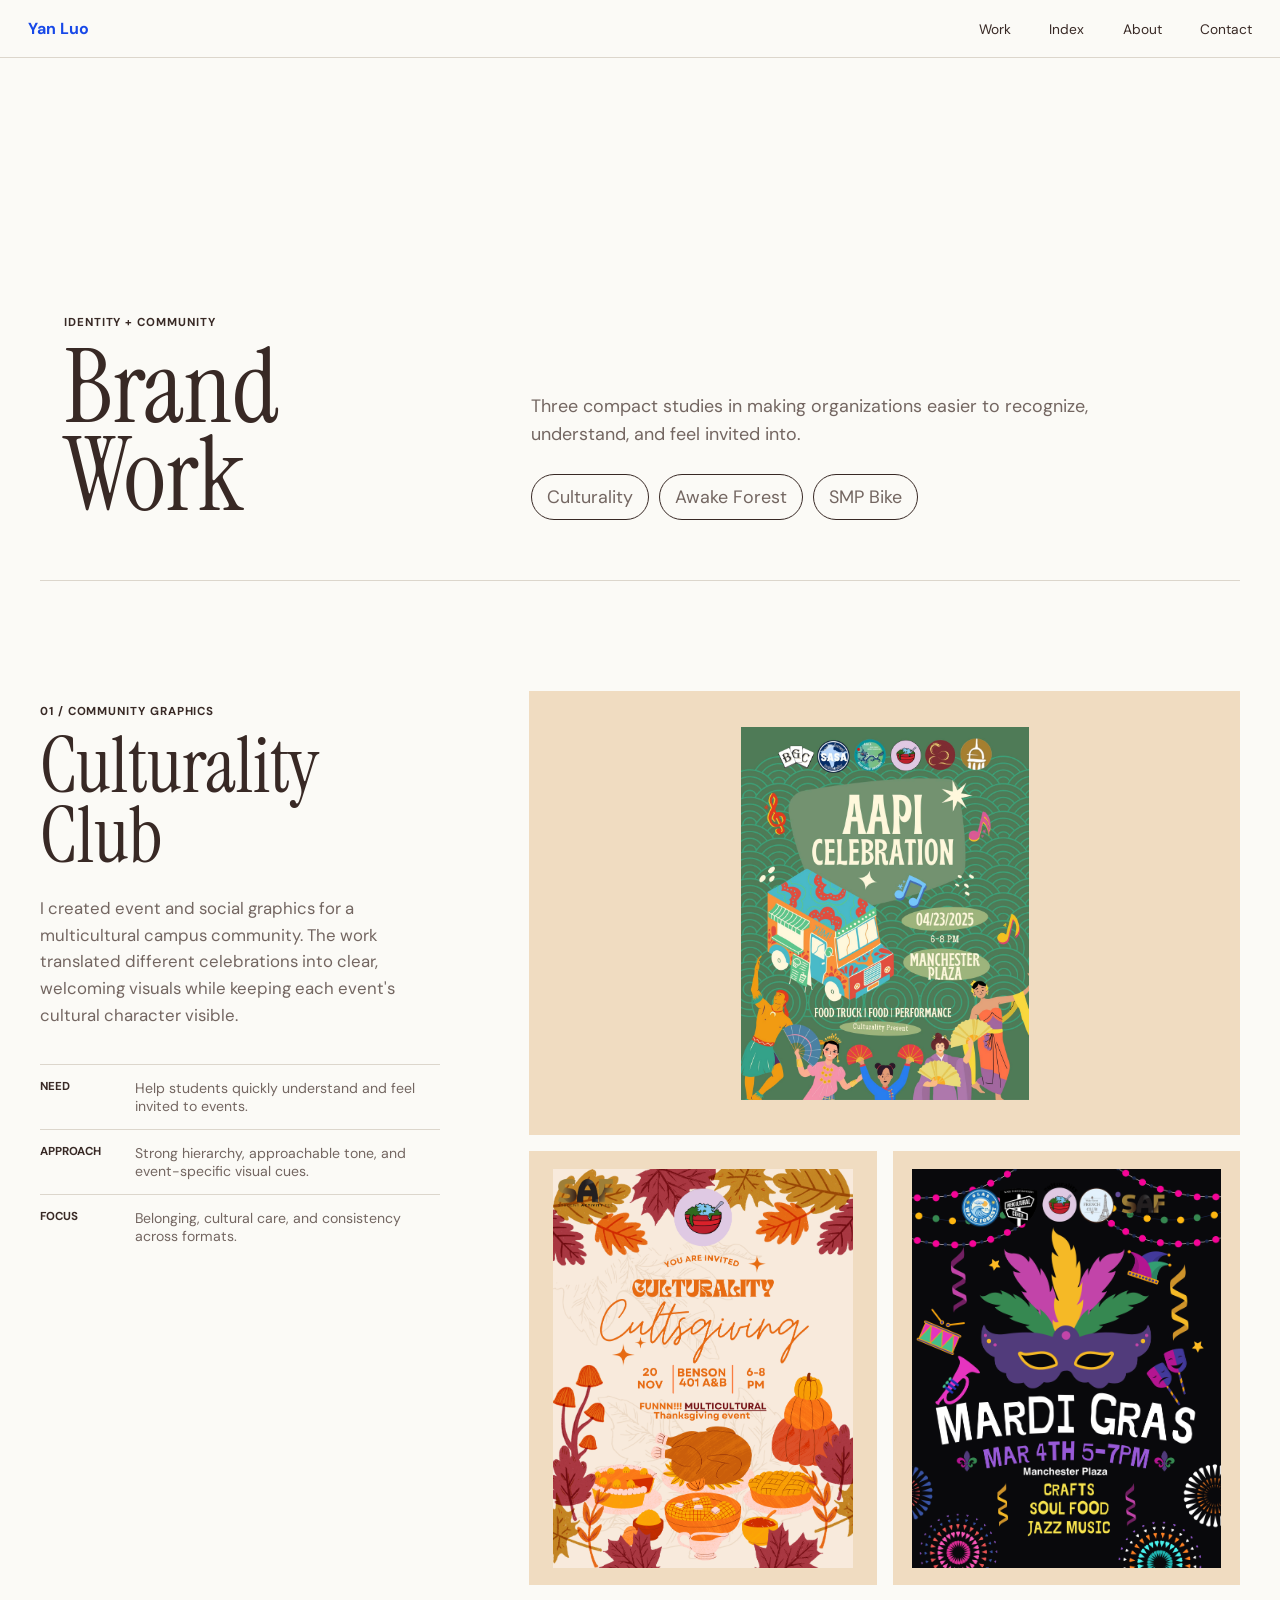
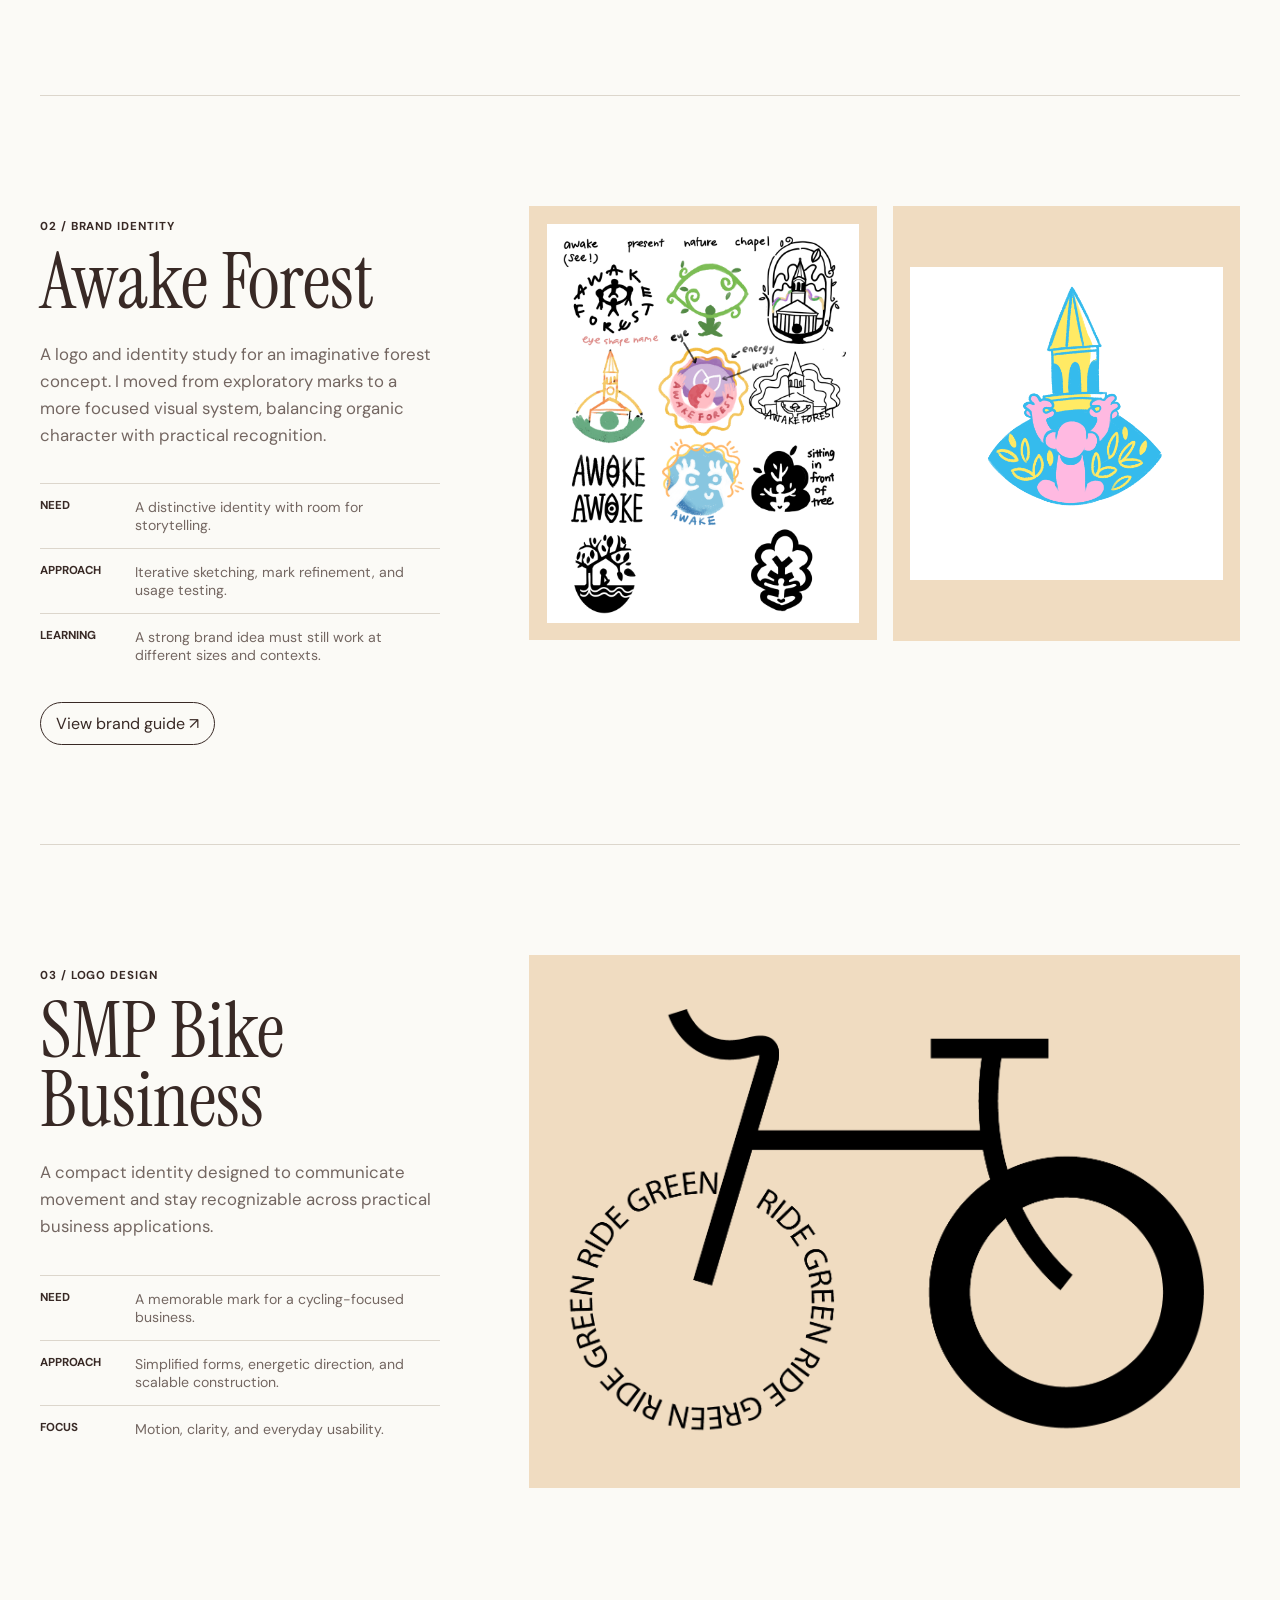
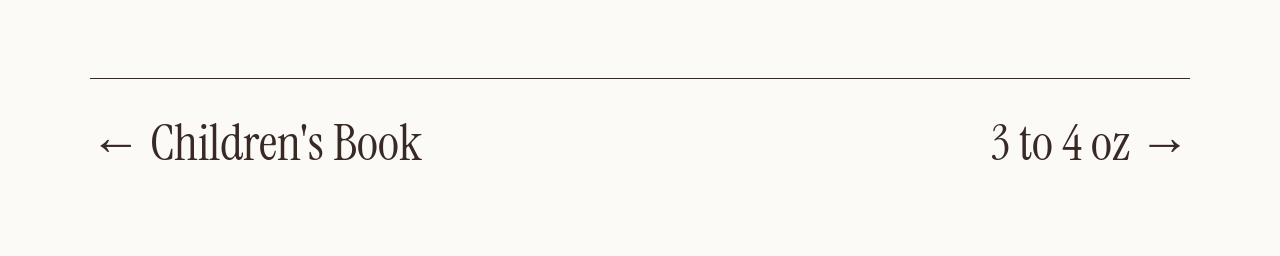
<file: brand-work.html>
<!DOCTYPE html><html lang="en"><head><meta charset="UTF-8"><meta name="viewport" content="width=device-width,initial-scale=1"><title>Brand & Community Graphics | Yan Creative Space</title><link rel="preconnect" href="https://fonts.googleapis.com"><link rel="preconnect" href="https://fonts.gstatic.com" crossorigin><link href="https://fonts.googleapis.com/css2?family=DM+Sans:wght@400;500;600;700&family=Instrument+Serif:ital@0;1&display=swap" rel="stylesheet"><link rel="stylesheet" href="styles.css"></head><body><header class="site-header"><a class="brand" href="index.html">Yan Luo</a><nav><a href="index.html#work">Work</a><a href="index.html#index">Index</a><a href="index.html#about">About</a><a href="index.html#contact">Contact</a></nav></header><main class="detail-main"><section class="detail-hero brand-hero"><div><p class="project-kicker">Identity + community</p><h1>Brand Work</h1></div><div class="detail-intro"><p>Three compact studies in making organizations easier to recognize, understand, and feel invited into.</p><div class="issue-links"><a class="detail-link" href="#culturality">Culturality</a><a class="detail-link" href="#awake">Awake Forest</a><a class="detail-link" href="#smp">SMP Bike</a></div></div></section>
<section id="culturality" class="brand-case"><div class="brand-copy"><p class="project-kicker">01 / Community graphics</p><h2>Culturality Club</h2><p>I created event and social graphics for a multicultural campus community. The work translated different celebrations into clear, welcoming visuals while keeping each event's cultural character visible.</p><dl><div><dt>Need</dt><dd>Help students quickly understand and feel invited to events.</dd></div><div><dt>Approach</dt><dd>Strong hierarchy, approachable tone, and event-specific visual cues.</dd></div><div><dt>Focus</dt><dd>Belonging, cultural care, and consistency across formats.</dd></div></dl></div><div class="brand-gallery"><img src="assets/web/culturality-aapi.jpg" alt="Culturality AAPI graphic"><img src="assets/web/culturality-cultsgiving.png" alt="Culturality Cultsgiving graphic"><img src="assets/web/culturality-mardi-gras.png" alt="Culturality Mardi Gras graphic"></div></section>
<section id="awake" class="brand-case"><div class="brand-copy"><p class="project-kicker">02 / Brand identity</p><h2>Awake Forest</h2><p>A logo and identity study for an imaginative forest concept. I moved from exploratory marks to a more focused visual system, balancing organic character with practical recognition.</p><dl><div><dt>Need</dt><dd>A distinctive identity with room for storytelling.</dd></div><div><dt>Approach</dt><dd>Iterative sketching, mark refinement, and usage testing.</dd></div><div><dt>Learning</dt><dd>A strong brand idea must still work at different sizes and contexts.</dd></div></dl><a class="detail-link" href="assets/web/awake-brand-guidelines.pdf" target="_blank">View brand guide &nearr;</a></div><div class="brand-gallery two"><img src="assets/web/awake-logo-draft.png" alt="Awake Forest logo draft"><img src="assets/web/awake-logo-final.png" alt="Awake Forest final logo"></div></section>
<section id="smp" class="brand-case"><div class="brand-copy"><p class="project-kicker">03 / Logo design</p><h2>SMP Bike Business</h2><p>A compact identity designed to communicate movement and stay recognizable across practical business applications.</p><dl><div><dt>Need</dt><dd>A memorable mark for a cycling-focused business.</dd></div><div><dt>Approach</dt><dd>Simplified forms, energetic direction, and scalable construction.</dd></div><div><dt>Focus</dt><dd>Motion, clarity, and everyday usability.</dd></div></dl></div><div class="brand-gallery single"><img src="assets/web/smp-bike-logo.png" alt="SMP bike business logo"></div></section><nav class="project-next"><a href="childrens-book.html">&larr; Children's Book</a><a href="project-3to4.html">3 to 4 oz &rarr;</a></nav></main><script src="script.js"></script></body></html>
</file>
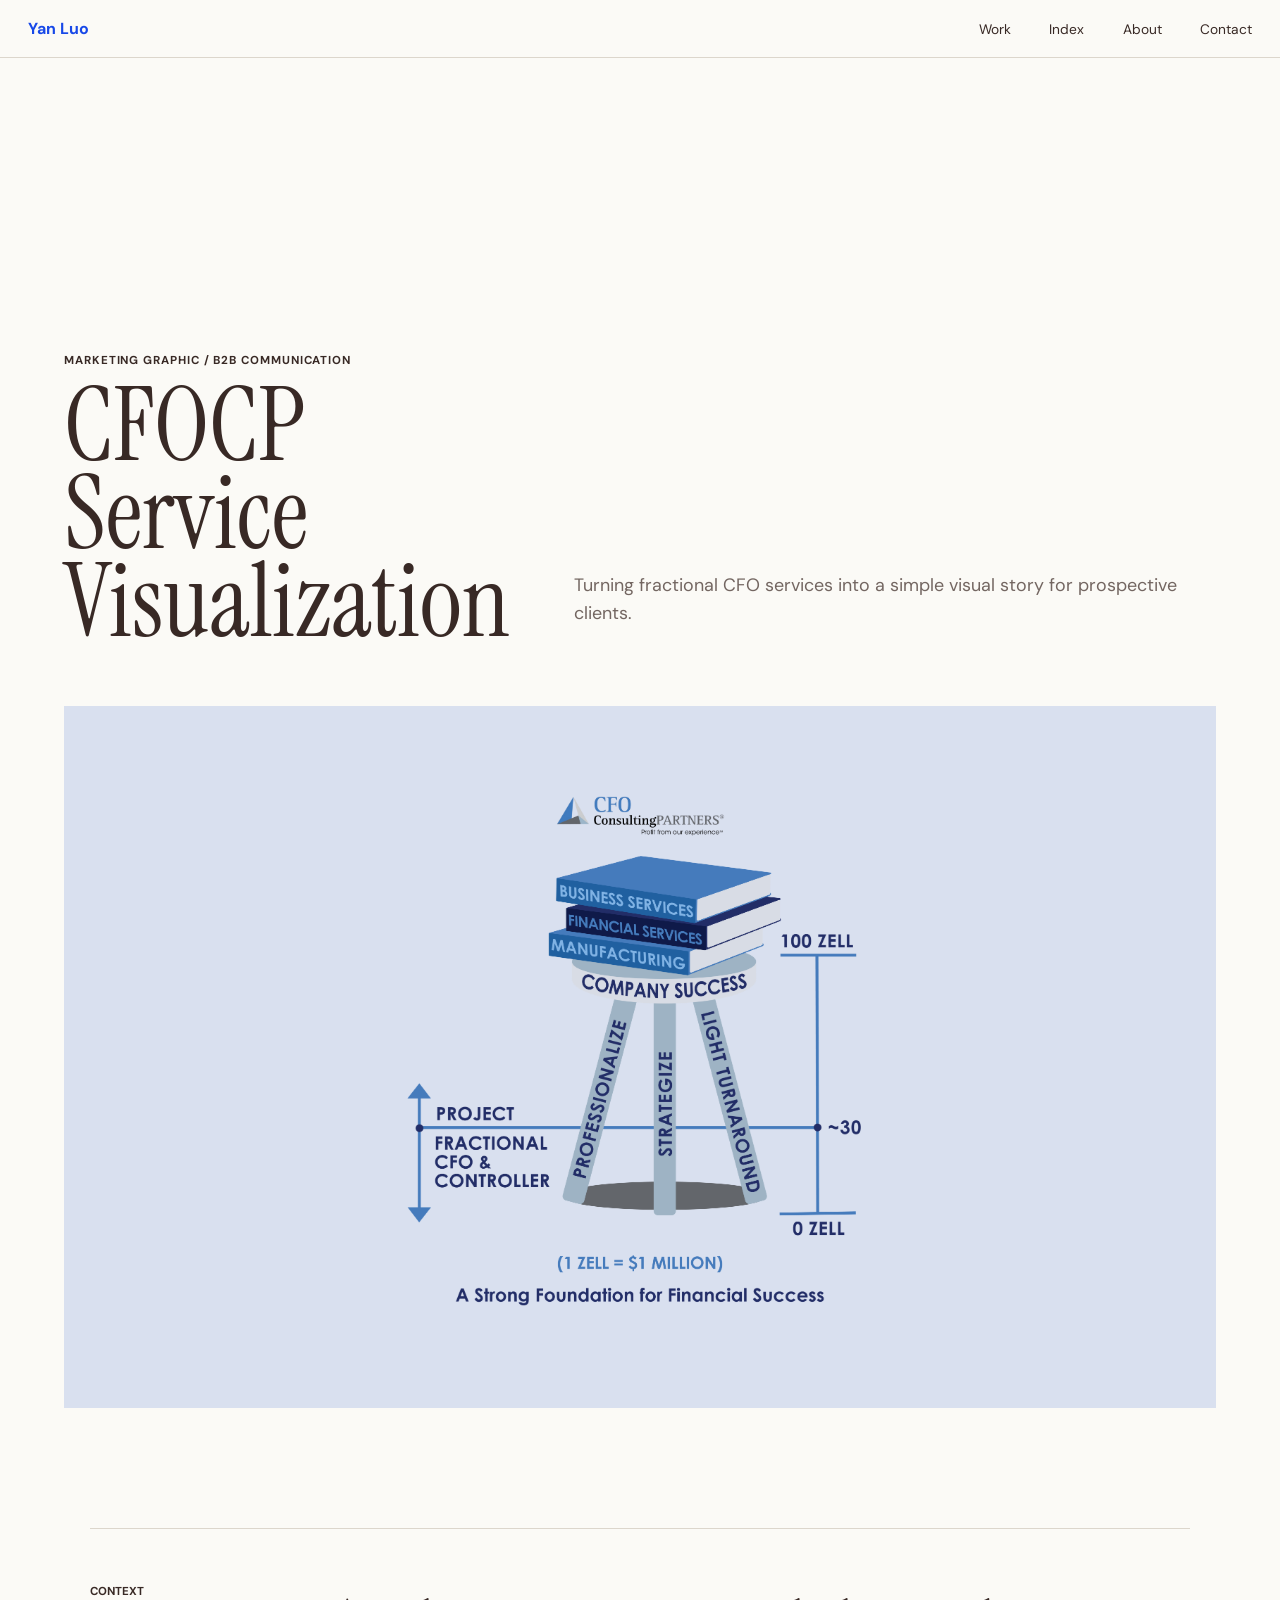
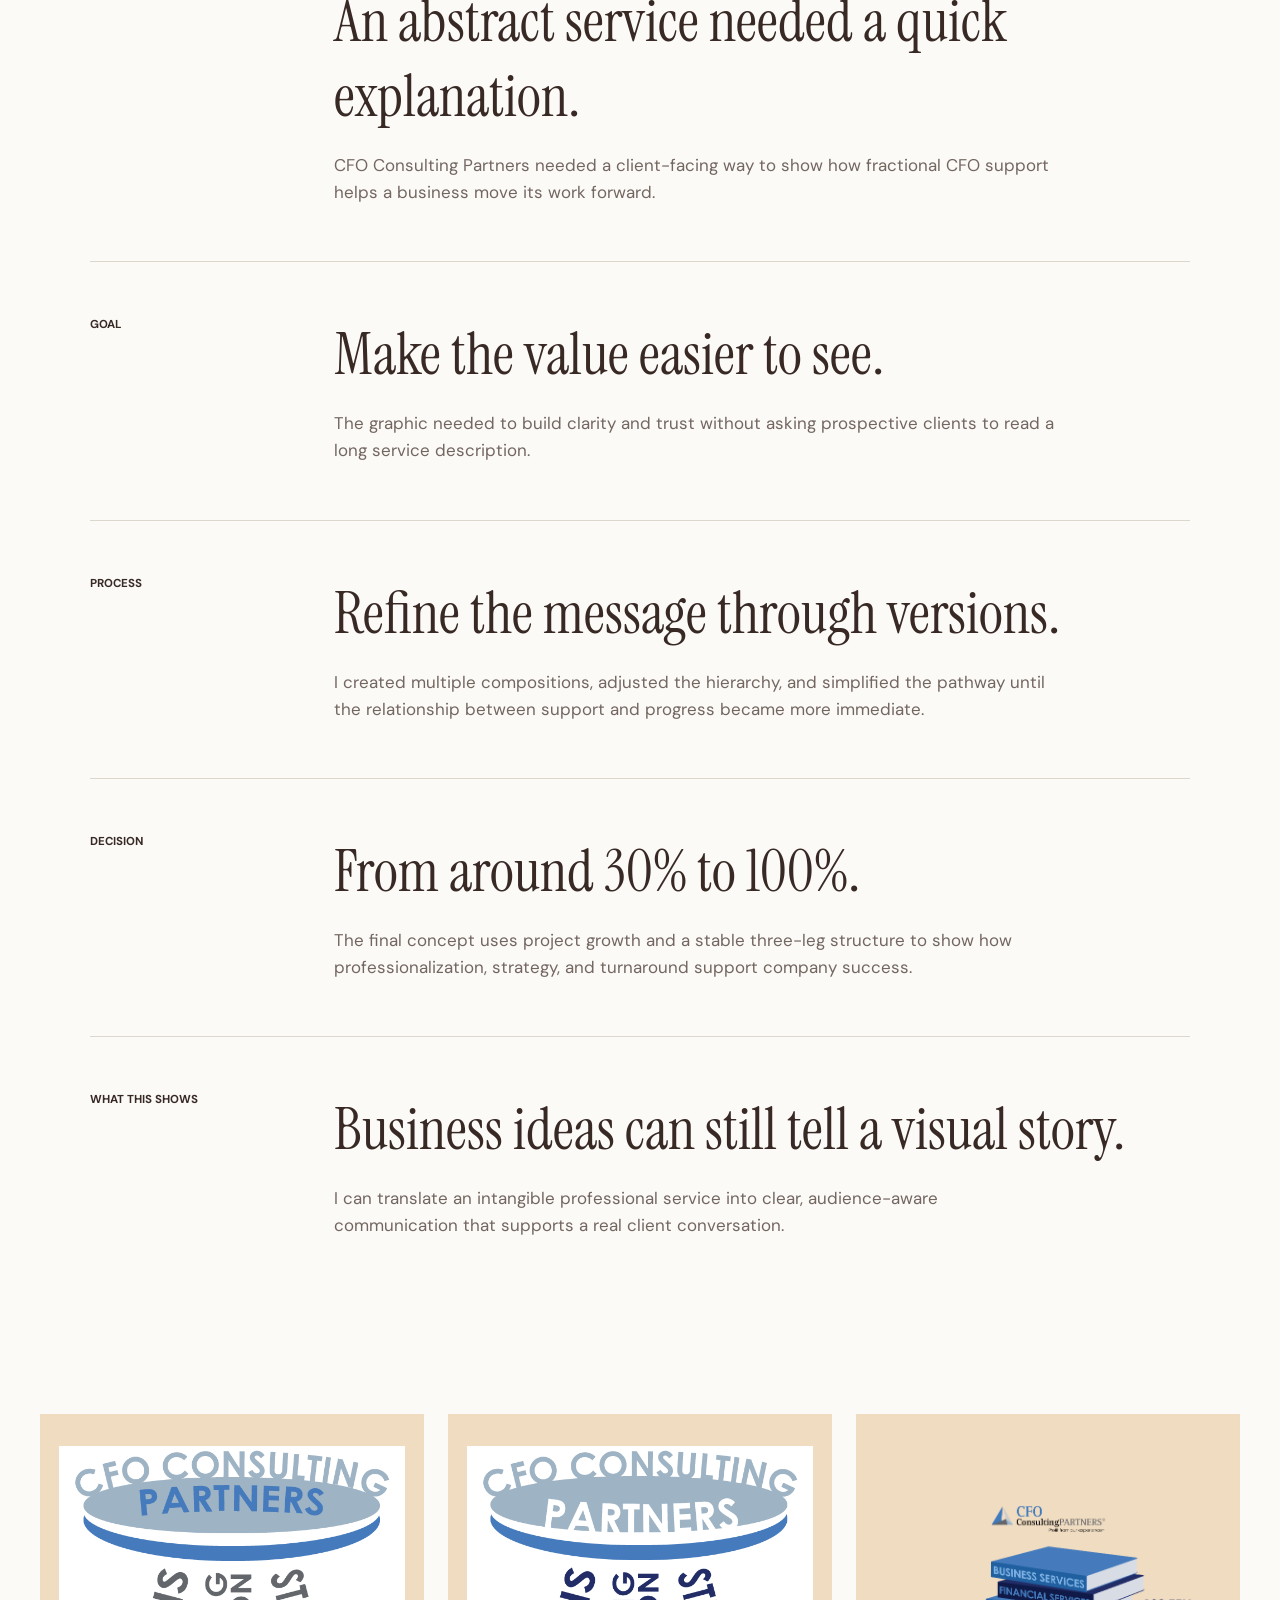
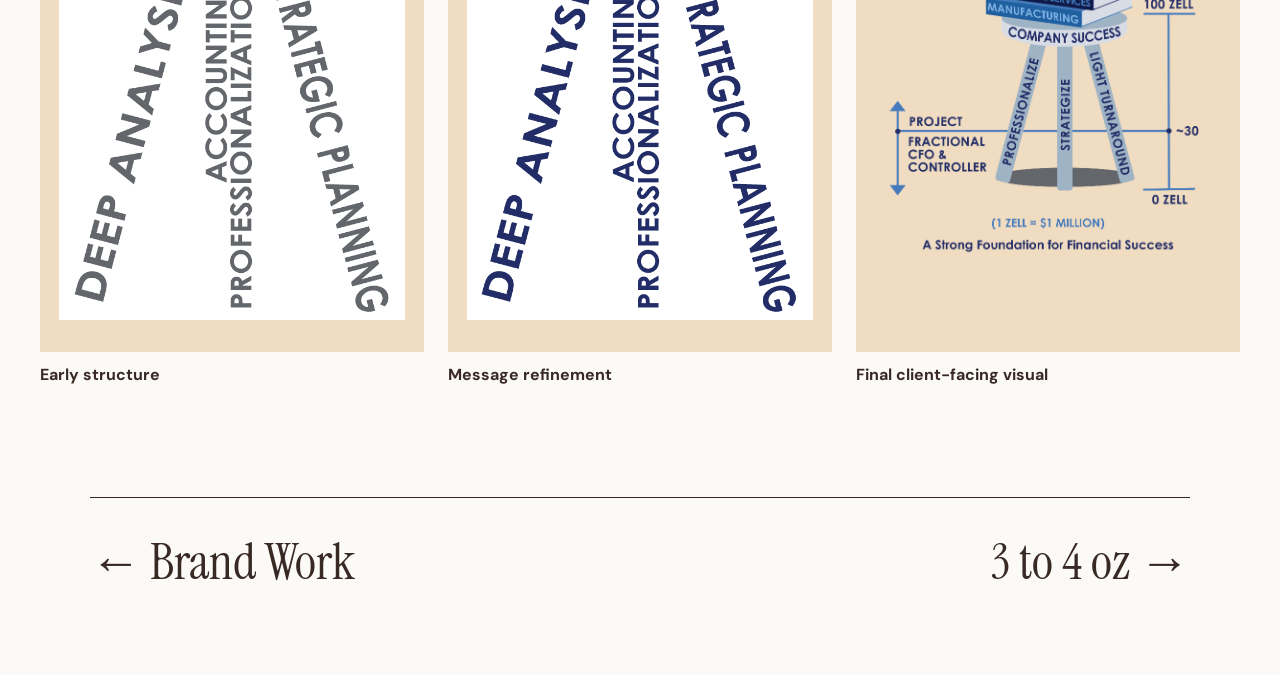
<file: cfocp-service.html>
<!DOCTYPE html><html lang="en"><head><meta charset="UTF-8"><meta name="viewport" content="width=device-width,initial-scale=1"><title>CFOCP Service Visualization | Yan Creative Space</title><link rel="preconnect" href="https://fonts.googleapis.com"><link rel="preconnect" href="https://fonts.gstatic.com" crossorigin><link href="https://fonts.googleapis.com/css2?family=DM+Sans:wght@400;500;600;700&family=Instrument+Serif:ital@0;1&display=swap" rel="stylesheet"><link rel="stylesheet" href="styles.css"></head><body><header class="site-header"><a class="brand" href="index.html">Yan Luo</a><nav><a href="index.html#work">Work</a><a href="index.html#index">Index</a><a href="index.html#about">About</a><a href="index.html#contact">Contact</a></nav></header><main class="detail-main"><section class="detail-hero"><div><p class="project-kicker">Marketing graphic / B2B communication</p><h1>CFOCP Service Visualization</h1></div><div class="detail-intro"><p>Turning fractional CFO services into a simple visual story for prospective clients.</p></div></section><img class="project-cover contain blue-stage" src="assets/web/cfocp-service-final.png" alt="Final CFO Consulting Partners service visualization">
<section class="case-flow"><article class="case-step"><span>Context</span><div><h2>An abstract service needed a quick explanation.</h2><p>CFO Consulting Partners needed a client-facing way to show how fractional CFO support helps a business move its work forward.</p></div></article><article class="case-step"><span>Goal</span><div><h2>Make the value easier to see.</h2><p>The graphic needed to build clarity and trust without asking prospective clients to read a long service description.</p></div></article><article class="case-step"><span>Process</span><div><h2>Refine the message through versions.</h2><p>I created multiple compositions, adjusted the hierarchy, and simplified the pathway until the relationship between support and progress became more immediate.</p></div></article><article class="case-step"><span>Decision</span><div><h2>From around 30% to 100%.</h2><p>The final concept uses project growth and a stable three-leg structure to show how professionalization, strategy, and turnaround support company success.</p></div></article><article class="case-step"><span>What this shows</span><div><h2>Business ideas can still tell a visual story.</h2><p>I can translate an intangible professional service into clear, audience-aware communication that supports a real client conversation.</p></div></article></section>
<section class="media-grid three-up"><article class="media-card contain"><img src="assets/web/cfocp-service-v1.png" alt="Early CFOCP graphic version"><div><h3>Early structure</h3></div></article><article class="media-card contain"><img src="assets/web/cfocp-service-v3.png" alt="Refined CFOCP graphic version"><div><h3>Message refinement</h3></div></article><article class="media-card contain"><img src="assets/web/cfocp-service-final.png" alt="Final CFOCP graphic"><div><h3>Final client-facing visual</h3></div></article></section><nav class="project-next"><a href="brand-work.html">&larr; Brand Work</a><a href="project-3to4.html">3 to 4 oz &rarr;</a></nav></main><script src="script.js"></script></body></html>
</file>
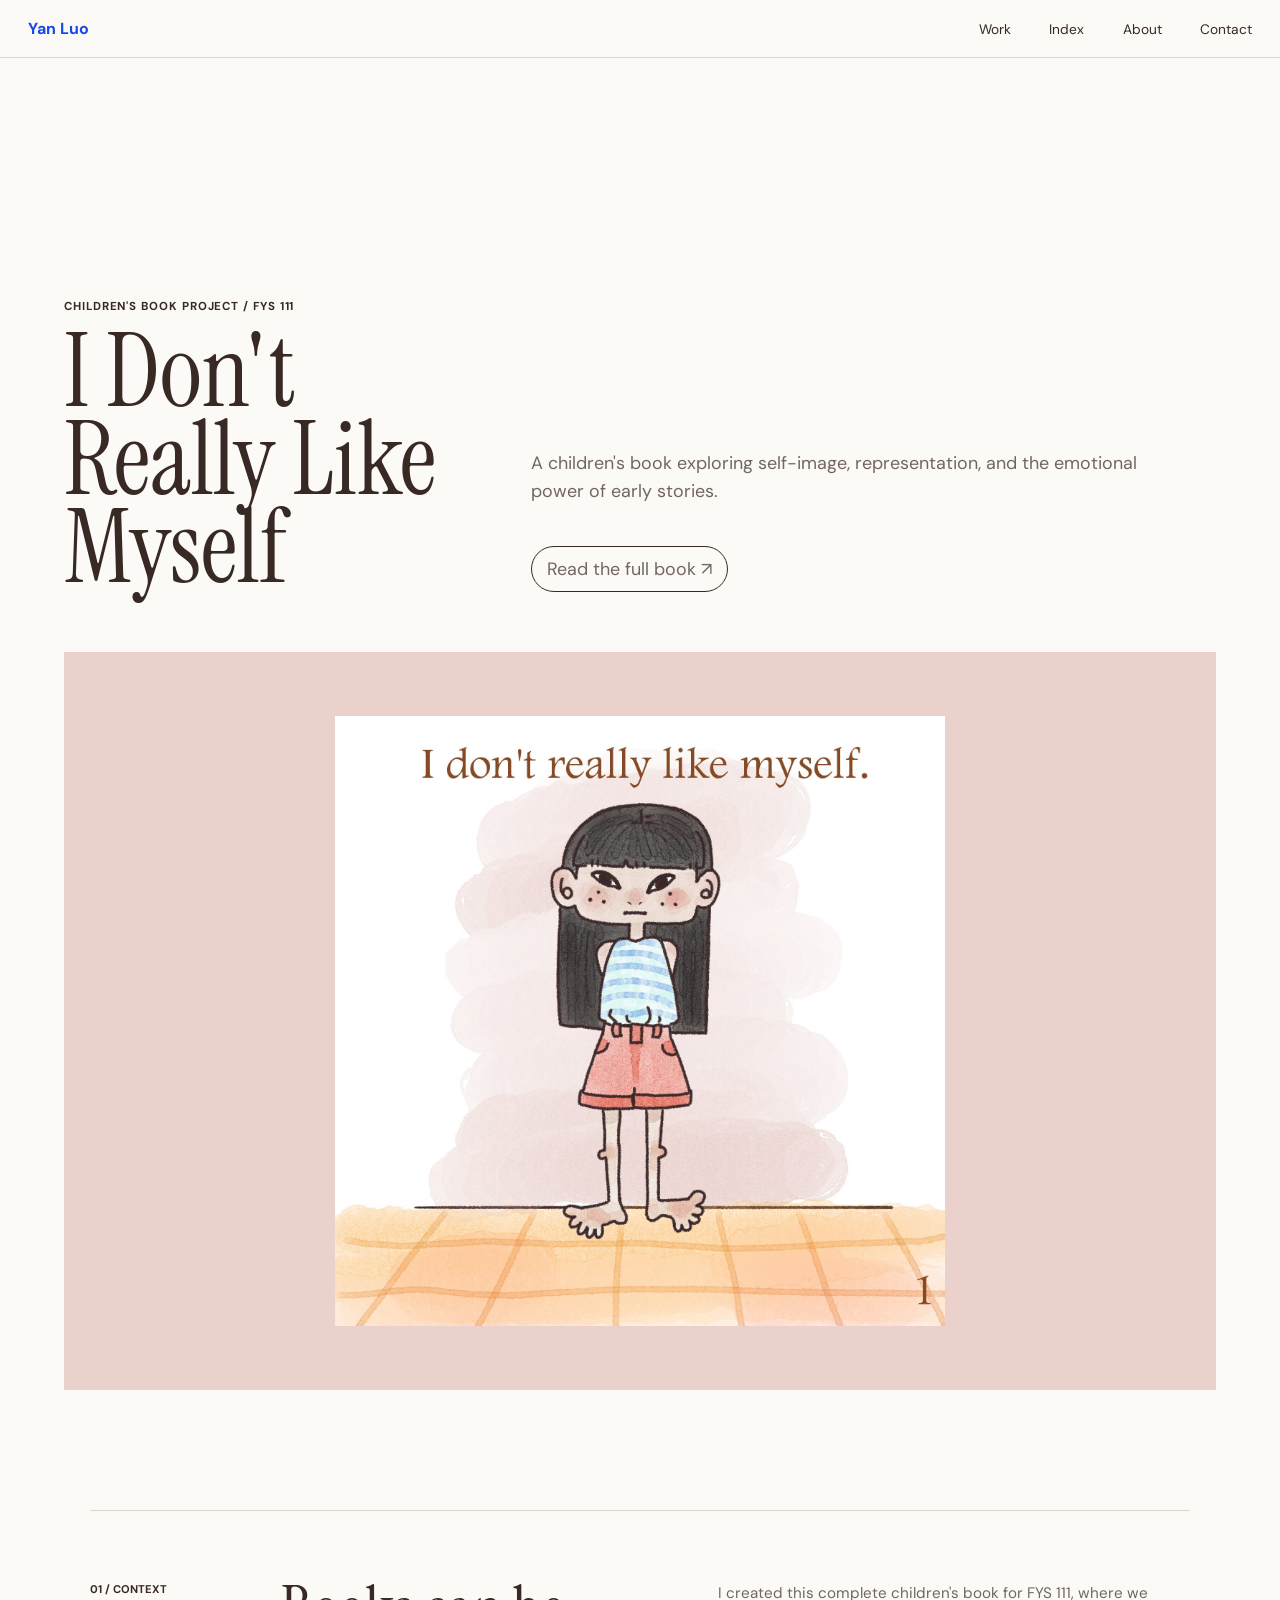
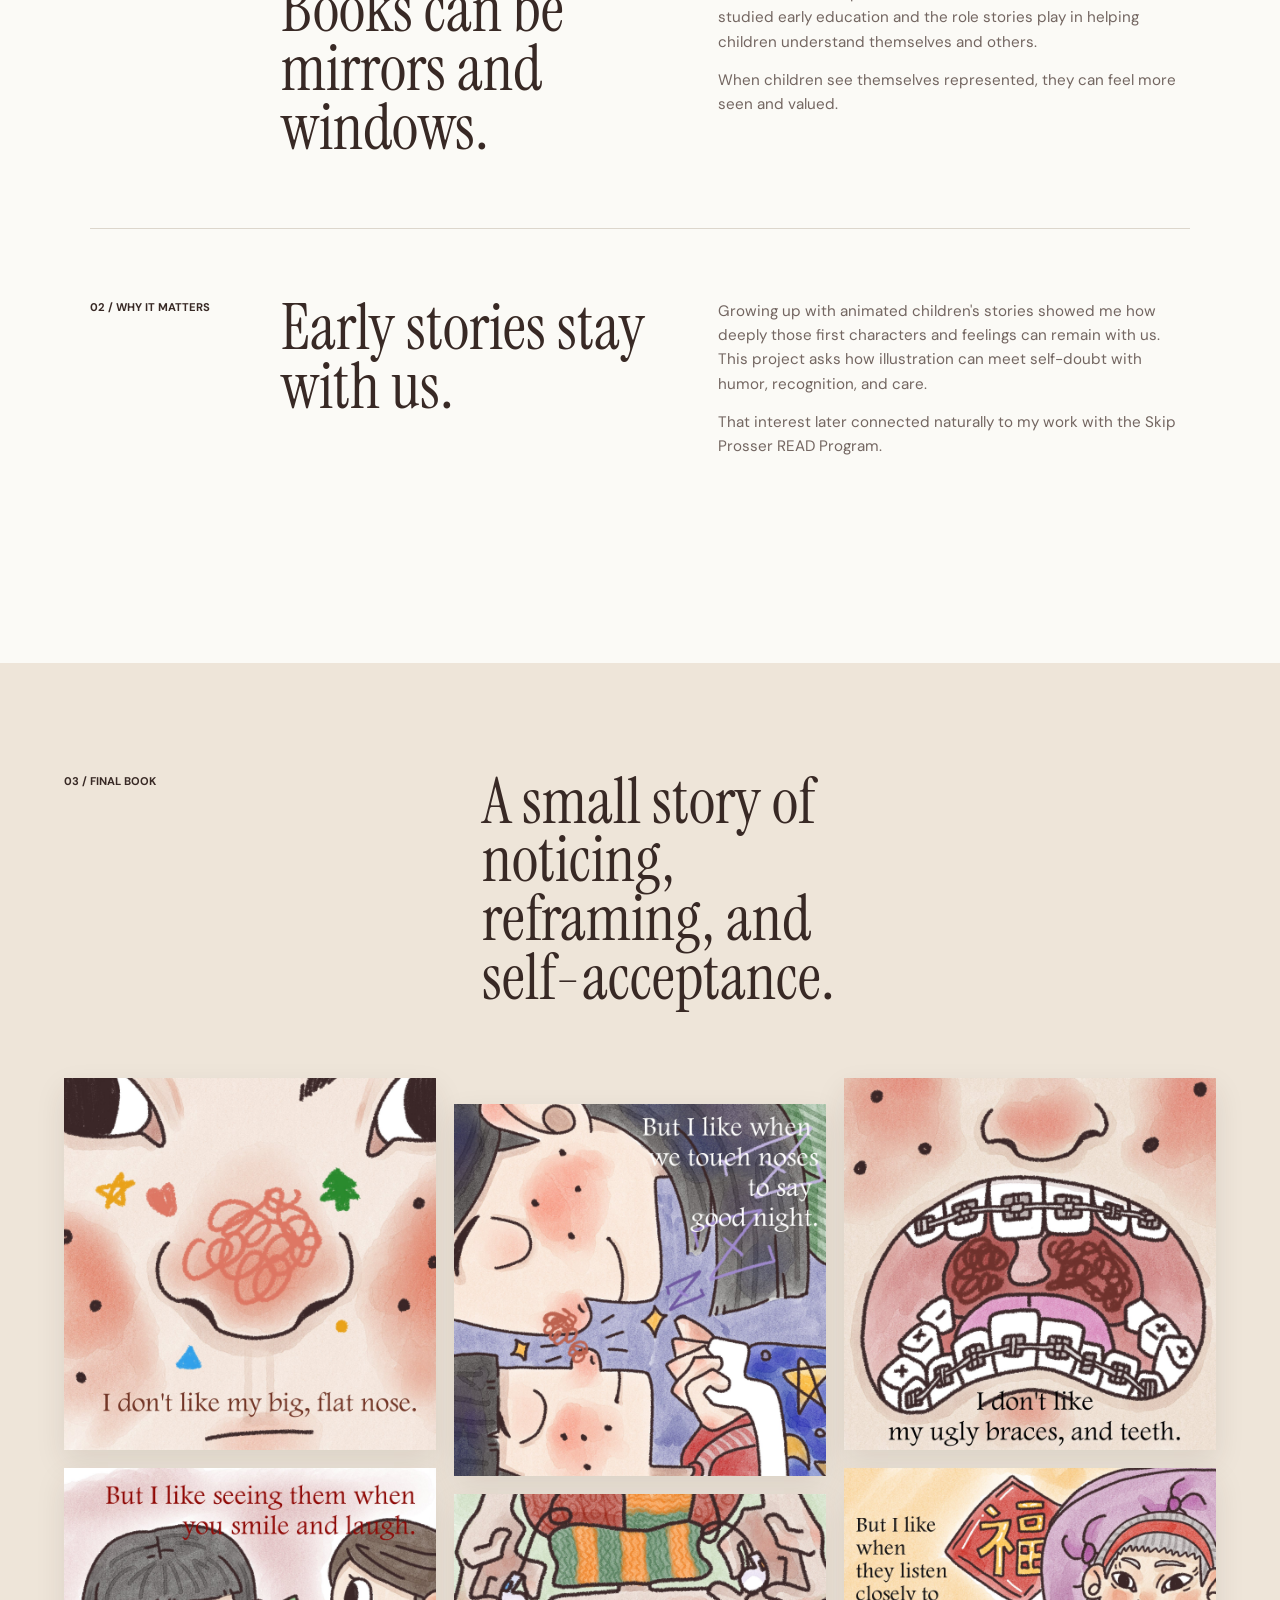
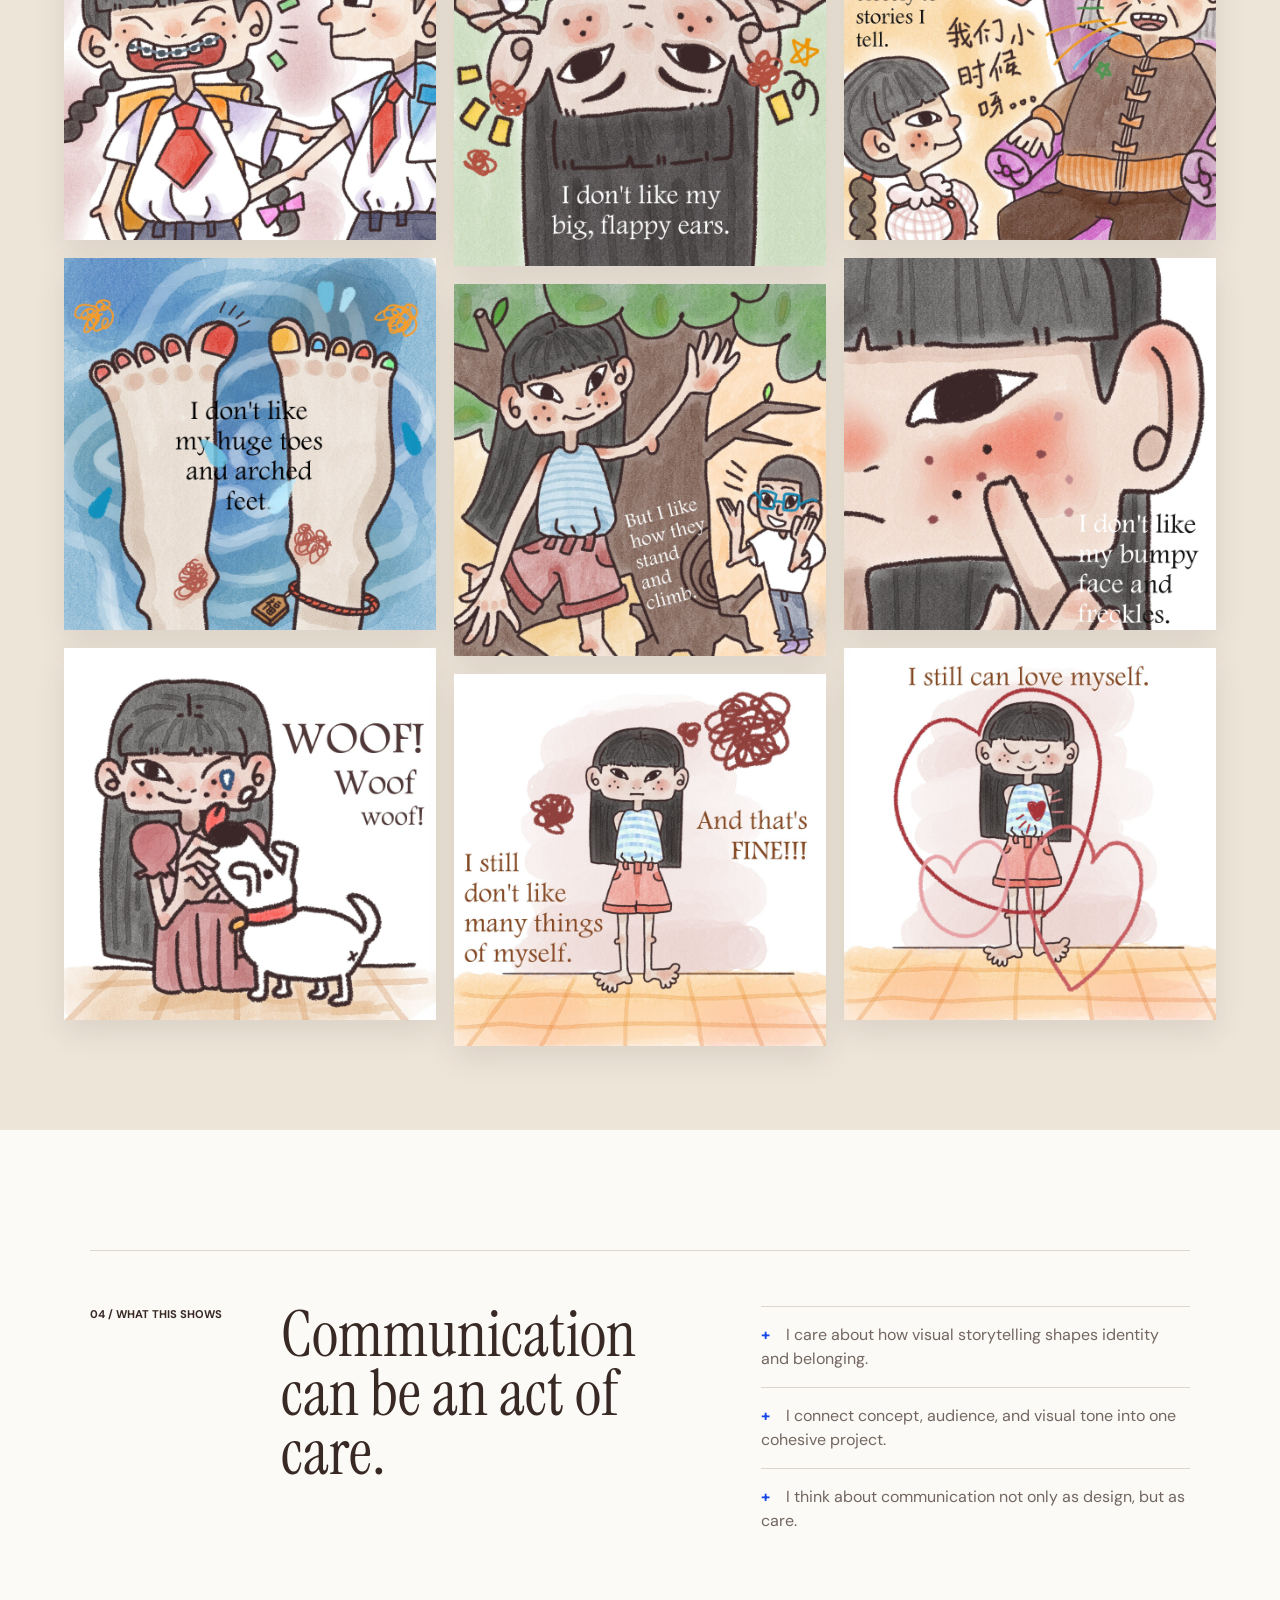
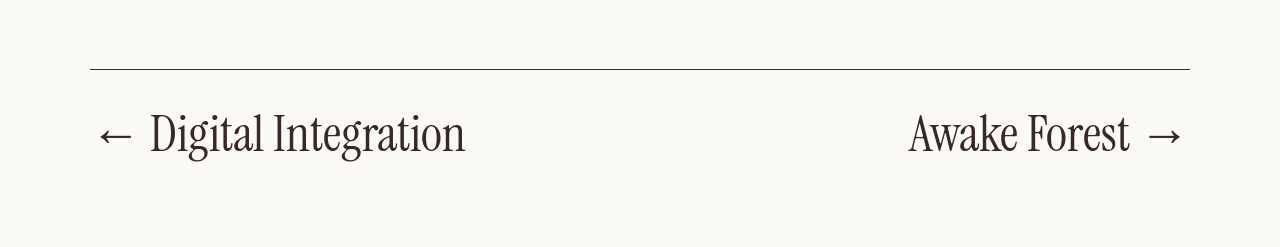
<file: childrens-book.html>
<!DOCTYPE html><html lang="en"><head><meta charset="UTF-8"><meta name="viewport" content="width=device-width,initial-scale=1"><title>I Don't Really Like Myself | Yan Creative Space</title><link rel="preconnect" href="https://fonts.googleapis.com"><link rel="preconnect" href="https://fonts.gstatic.com" crossorigin><link href="https://fonts.googleapis.com/css2?family=DM+Sans:wght@400;500;600;700&family=Instrument+Serif:ital@0;1&display=swap" rel="stylesheet"><link rel="stylesheet" href="styles.css"></head><body><header class="site-header"><a class="brand" href="index.html">Yan Luo</a><nav><a href="index.html#work">Work</a><a href="index.html#index">Index</a><a href="index.html#about">About</a><a href="index.html#contact">Contact</a></nav></header><main class="detail-main">
<section class="detail-hero book-hero"><div><p class="project-kicker">Children's book project / FYS 111</p><h1>I Don't Really Like Myself</h1></div><div class="detail-intro"><p>A children's book exploring self-image, representation, and the emotional power of early stories.</p><a class="detail-link" href="assets/web/i-dont-really-like-myself.pdf" target="_blank" rel="noopener">Read the full book &nearr;</a></div></section>
<img class="project-cover contain book-cover" src="assets/web/childrens-book-01.jpg" alt="Cover of I Don't Really Like Myself">
<section class="book-story"><article><p>01 / Context</p><h2>Books can be mirrors and windows.</h2><div><p>I created this complete children's book for FYS 111, where we studied early education and the role stories play in helping children understand themselves and others.</p><p>When children see themselves represented, they can feel more seen and valued.</p></div></article><article><p>02 / Why it matters</p><h2>Early stories stay with us.</h2><div><p>Growing up with animated children's stories showed me how deeply those first characters and feelings can remain with us. This project asks how illustration can meet self-doubt with humor, recognition, and care.</p><p>That interest later connected naturally to my work with the Skip Prosser READ Program.</p></div></article></section>
<section class="book-sequence"><header><p>03 / Final book</p><h2>A small story of noticing, reframing, and self-acceptance.</h2></header><div class="book-pages"><img src="assets/web/childrens-book-02.jpg" alt="Book page about disliking a flat nose"><img src="assets/web/childrens-book-03.jpg" alt="Book page reframing the character's nose through a bedtime memory"><img src="assets/web/childrens-book-04.jpg" alt="Book page about braces and teeth"><img src="assets/web/childrens-book-05.jpg" alt="Book page about smiling and laughing"><img src="assets/web/childrens-book-06.jpg" alt="Book page about ears"><img src="assets/web/childrens-book-07.jpg" alt="Book page connecting ears with listening to stories"><img src="assets/web/childrens-book-08.jpg" alt="Book page about feet"><img src="assets/web/childrens-book-09.jpg" alt="Book page about standing and climbing"><img src="assets/web/childrens-book-10.jpg" alt="Book page about pimples"><img src="assets/web/childrens-book-11.jpg" alt="Book page with the character and a dog"><img src="assets/web/childrens-book-12.jpg" alt="Book page acknowledging difficult feelings"><img src="assets/web/childrens-book-13.jpg" alt="Final book page about self-love"></div></section>
<section class="book-takeaways"><p>04 / What this shows</p><h2>Communication can be an act of care.</h2><ul><li>I care about how visual storytelling shapes identity and belonging.</li><li>I connect concept, audience, and visual tone into one cohesive project.</li><li>I think about communication not only as design, but as care.</li></ul></section>
<nav class="project-next"><a href="digital-integration.html">&larr; Digital Integration</a><a href="brand-work.html#awake">Awake Forest &rarr;</a></nav></main><script src="script.js"></script></body></html>
</file>
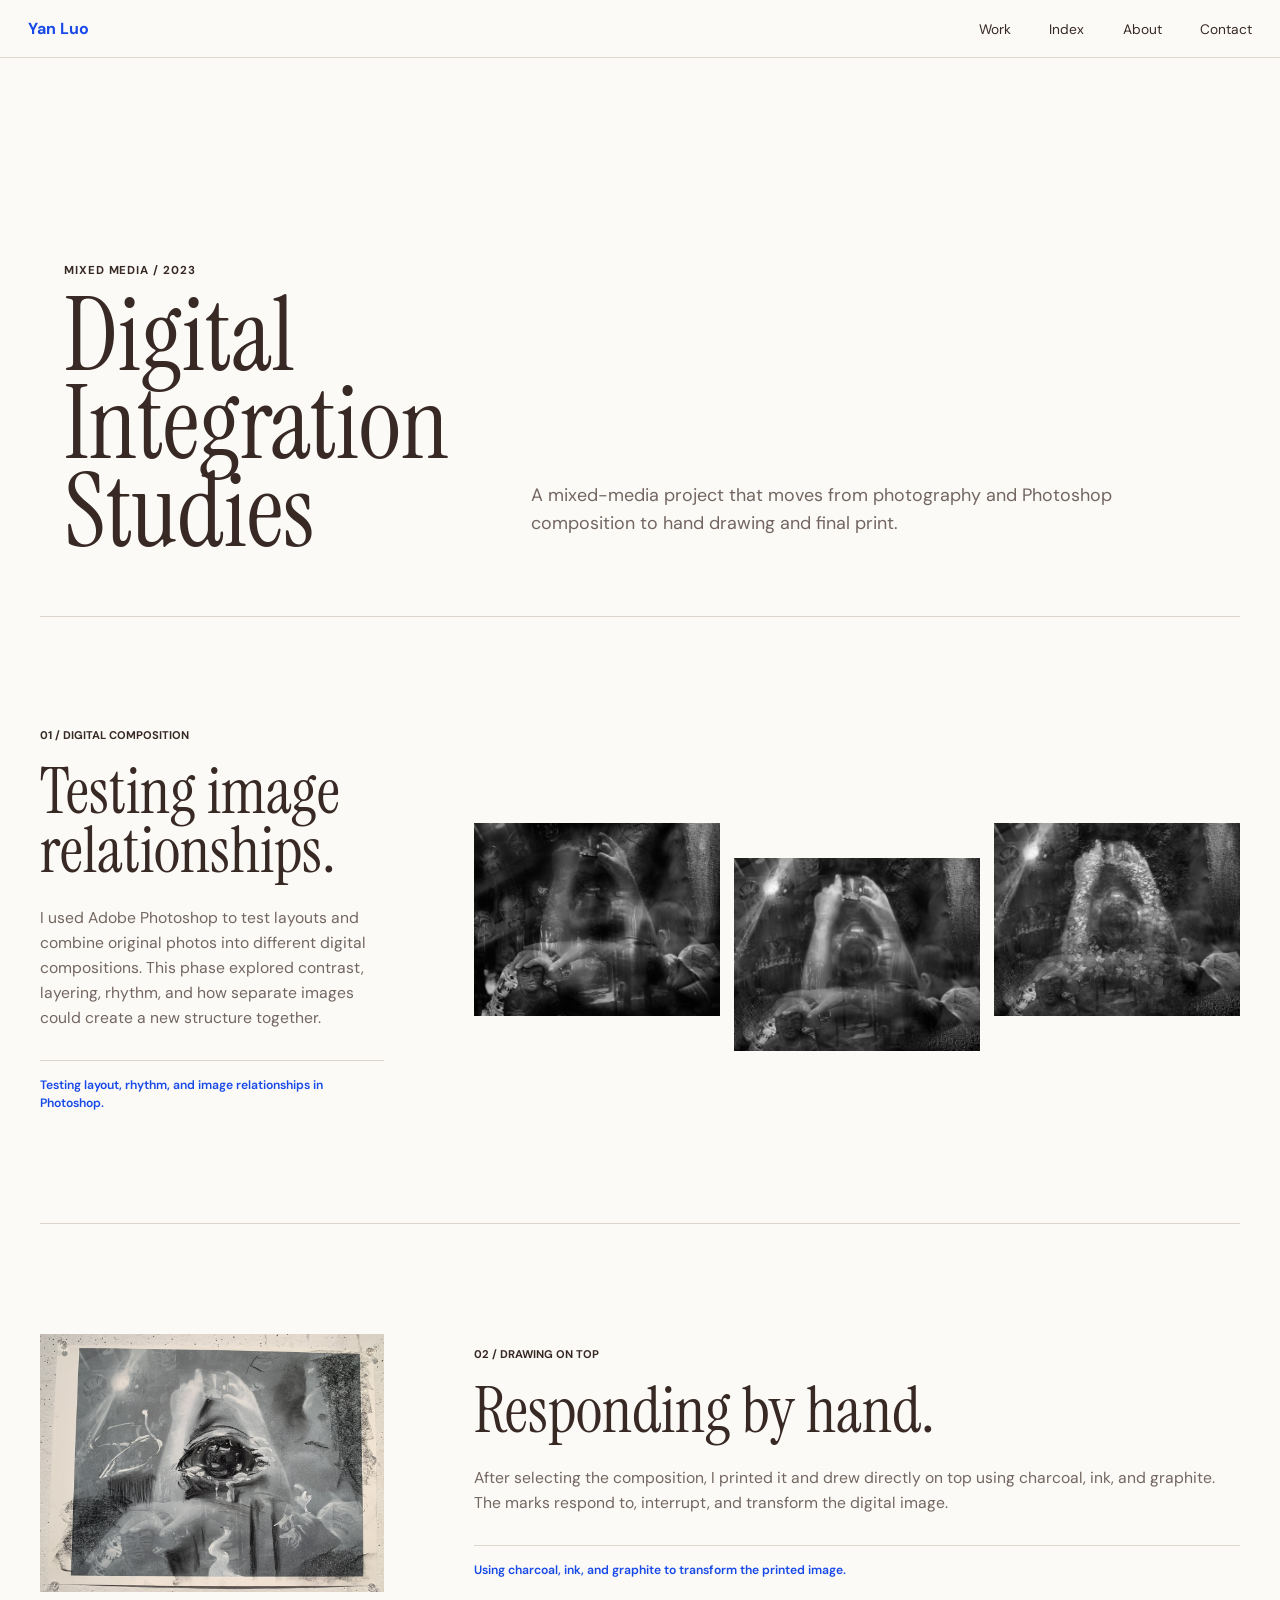
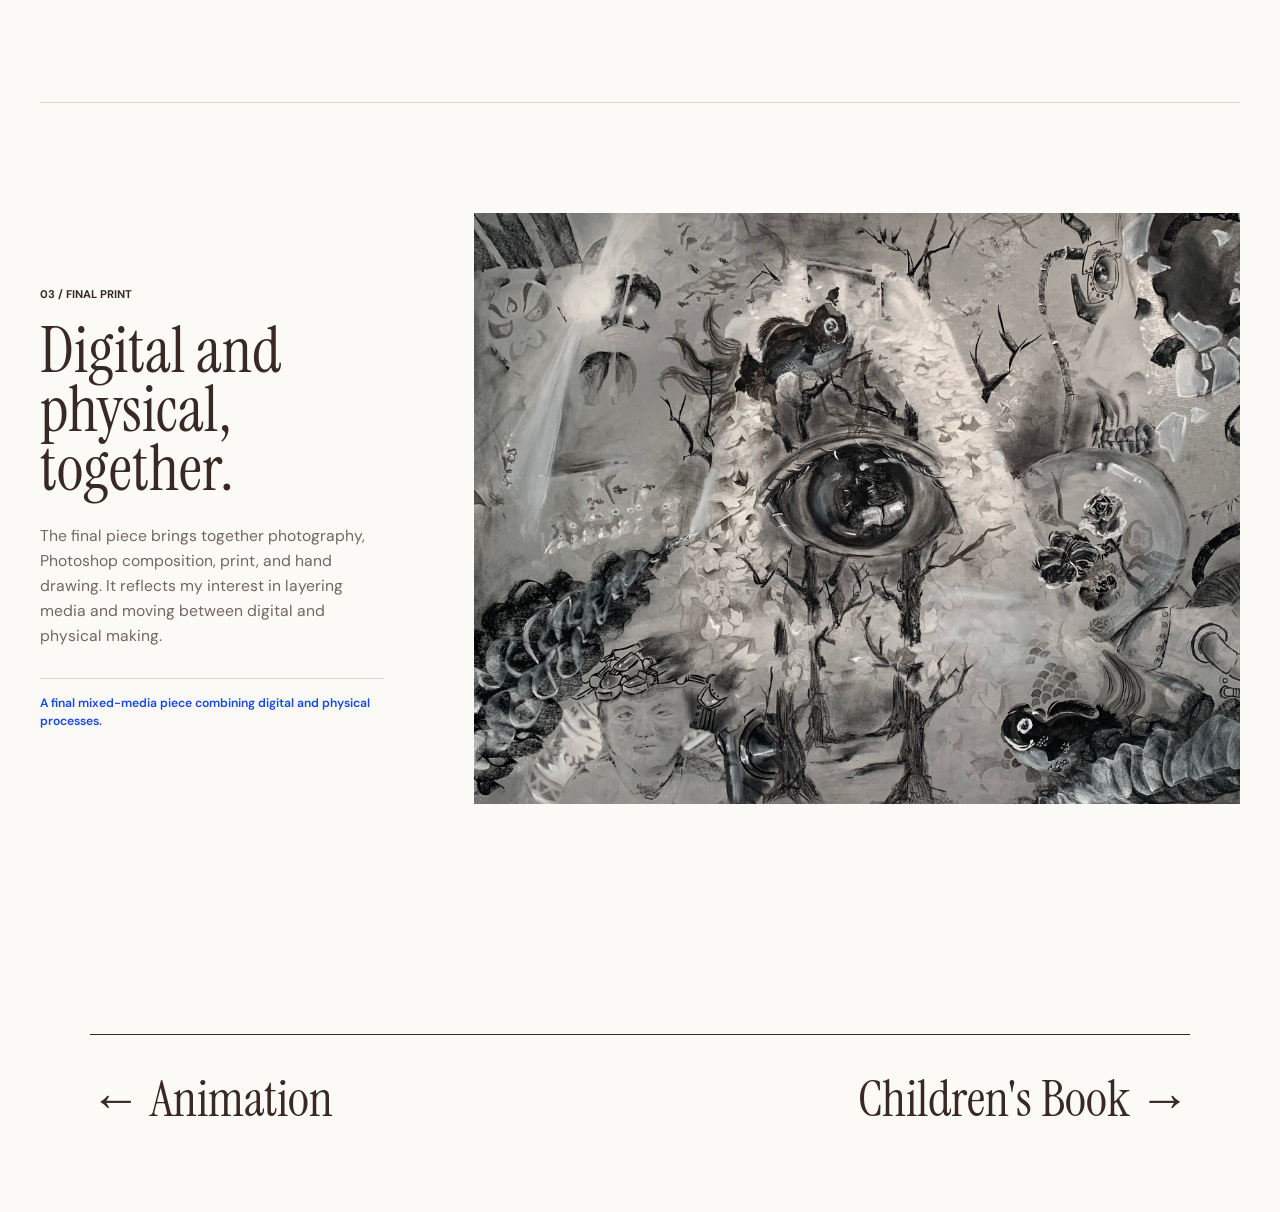
<file: digital-integration.html>
<!DOCTYPE html><html lang="en"><head><meta charset="UTF-8"><meta name="viewport" content="width=device-width,initial-scale=1"><title>Digital Integration Studies | Yan Creative Space</title><link rel="preconnect" href="https://fonts.googleapis.com"><link rel="preconnect" href="https://fonts.gstatic.com" crossorigin><link href="https://fonts.googleapis.com/css2?family=DM+Sans:wght@400;500;600;700&family=Instrument+Serif:ital@0;1&display=swap" rel="stylesheet"><link rel="stylesheet" href="styles.css"></head><body><header class="site-header"><a class="brand" href="index.html">Yan Luo</a><nav><a href="index.html#work">Work</a><a href="index.html#index">Index</a><a href="index.html#about">About</a><a href="index.html#contact">Contact</a></nav></header><main class="detail-main"><section class="detail-hero process-hero"><div><p class="project-kicker">Mixed media / 2023</p><h1>Digital Integration Studies</h1></div><div class="detail-intro"><p>A mixed-media project that moves from photography and Photoshop composition to hand drawing and final print.</p></div></section>
<section class="process-phases"><article class="process-phase"><div class="process-phase-copy"><p>01 / Digital composition</p><h2>Testing image relationships.</h2><p>I used Adobe Photoshop to test layouts and combine original photos into different digital compositions. This phase explored contrast, layering, rhythm, and how separate images could create a new structure together.</p><span>Testing layout, rhythm, and image relationships in Photoshop.</span></div><div class="process-gallery three"><img src="assets/web/digital-phase-1024.jpg" alt="Early Photoshop composition study"><img src="assets/web/digital-phase-1031.jpg" alt="Second Photoshop composition study"><img src="assets/web/digital-phase-1102.jpg" alt="Selected Photoshop composition"></div></article>
<article class="process-phase reverse"><div class="process-phase-copy"><p>02 / Drawing on top</p><h2>Responding by hand.</h2><p>After selecting the composition, I printed it and drew directly on top using charcoal, ink, and graphite. The marks respond to, interrupt, and transform the digital image.</p><span>Using charcoal, ink, and graphite to transform the printed image.</span></div><div class="process-gallery single"><img src="assets/web/digital-phase-drawing.jpg" alt="Yan drawing with charcoal, ink, and graphite on the printed composition"></div></article>
<article class="process-phase"><div class="process-phase-copy"><p>03 / Final print</p><h2>Digital and physical, together.</h2><p>The final piece brings together photography, Photoshop composition, print, and hand drawing. It reflects my interest in layering media and moving between digital and physical making.</p><span>A final mixed-media piece combining digital and physical processes.</span></div><div class="process-gallery single"><img src="assets/web/digital-phase-final.jpg" alt="Final Digital Integration mixed-media print"></div></article></section>
<nav class="project-next"><a href="animation.html">&larr; Animation</a><a href="childrens-book.html">Children's Book &rarr;</a></nav></main><script src="script.js"></script></body></html>
</file>
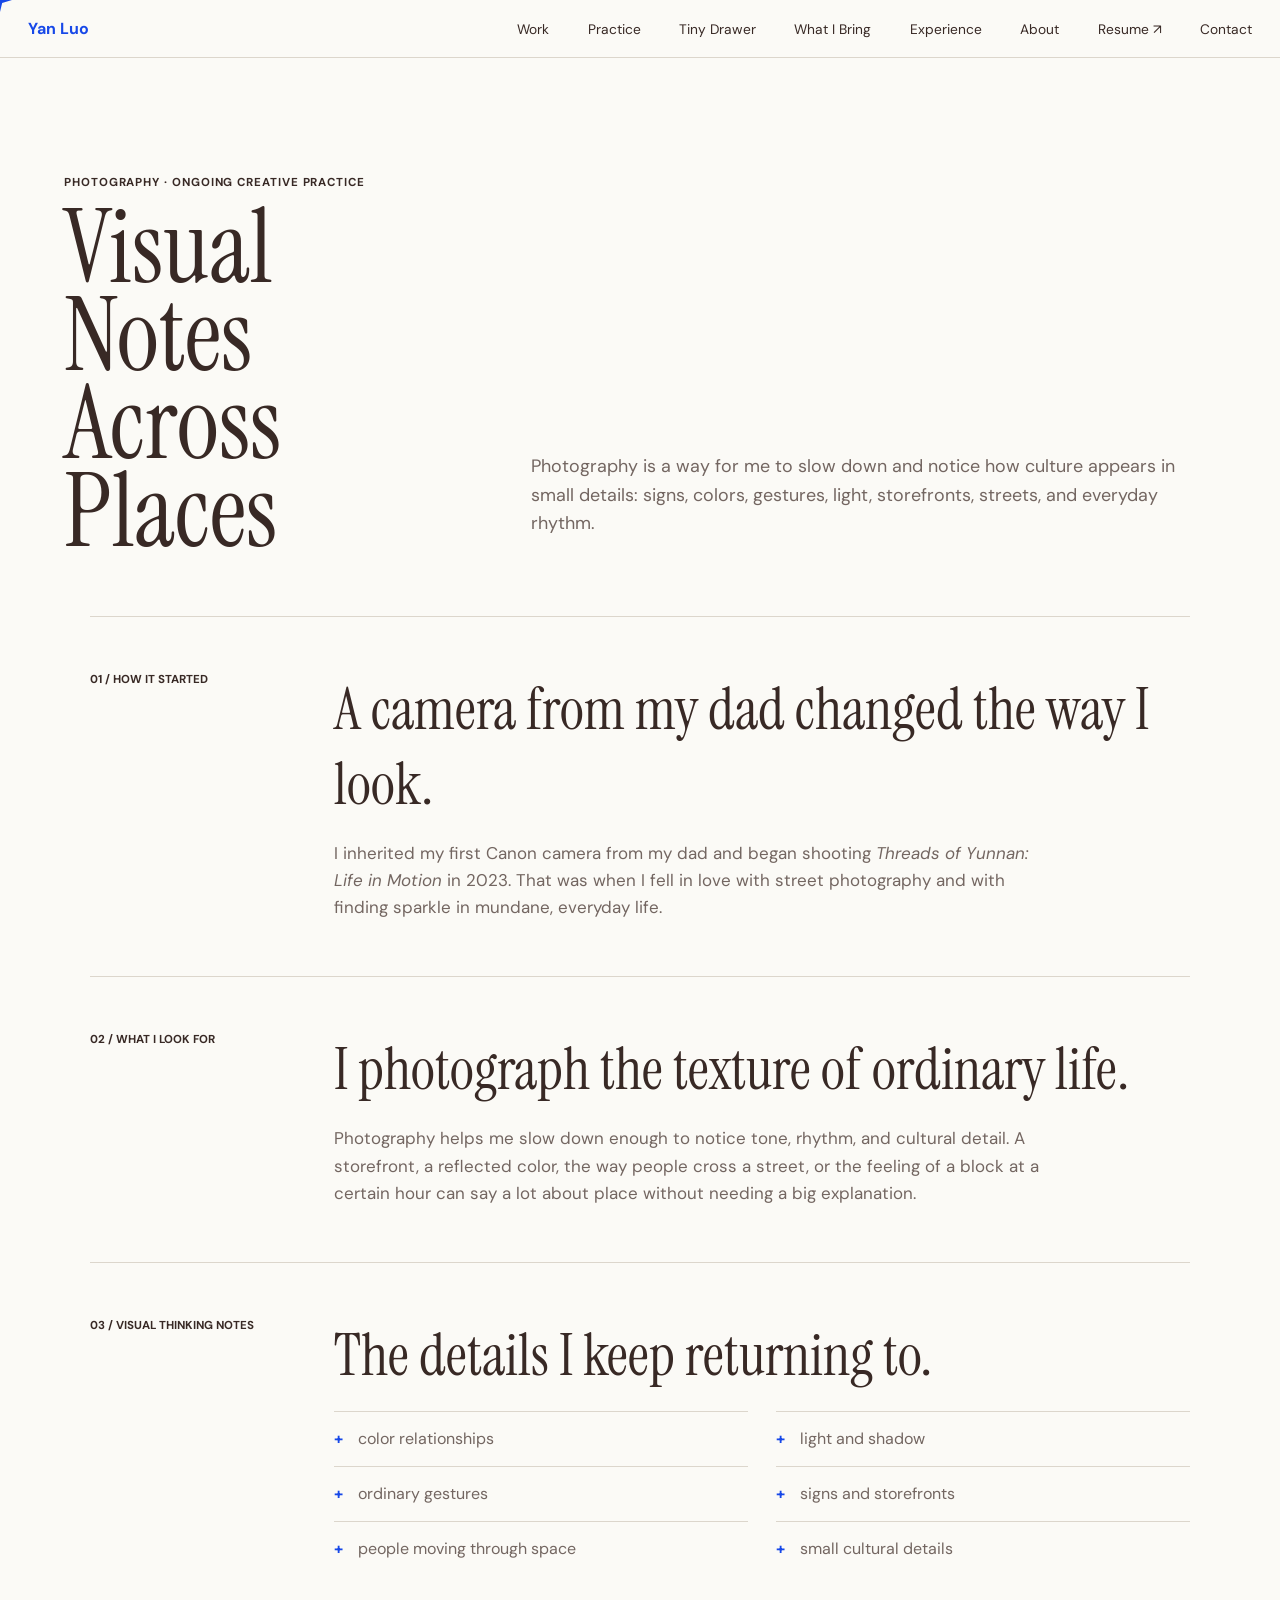
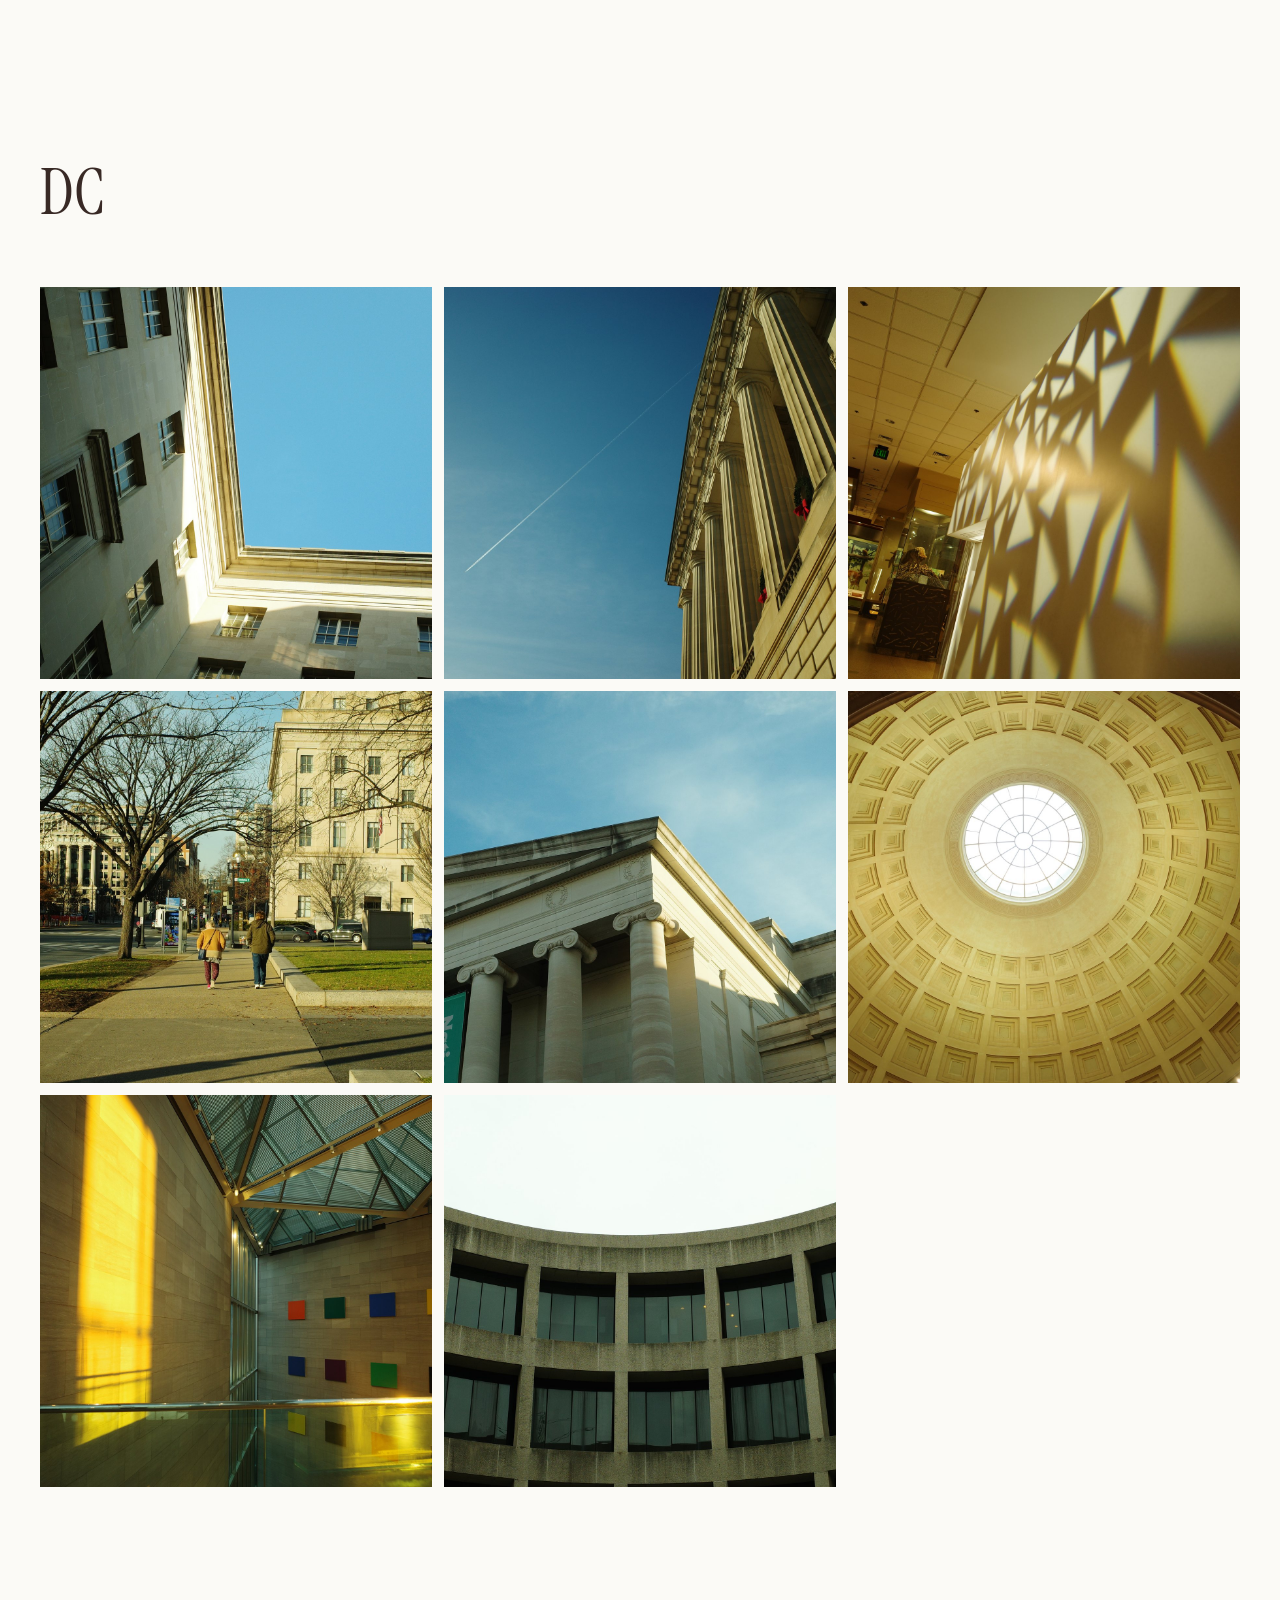
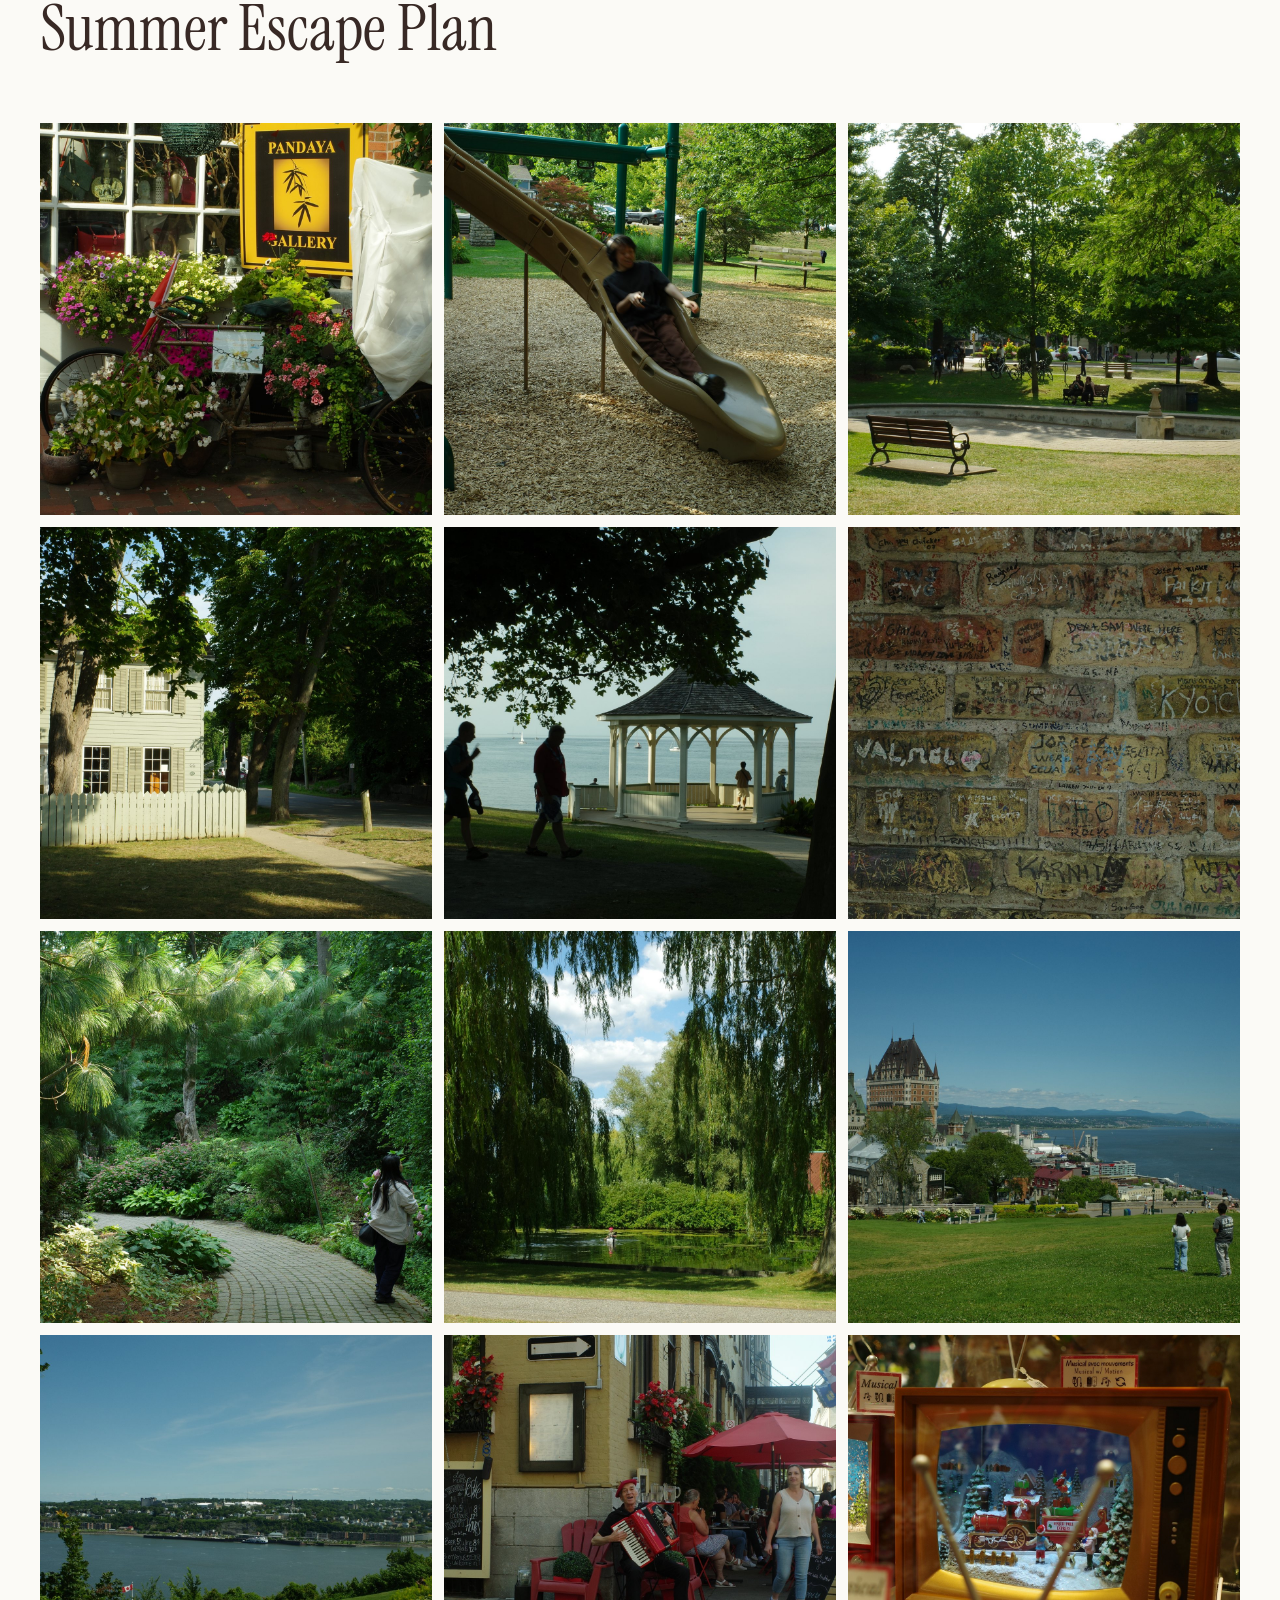
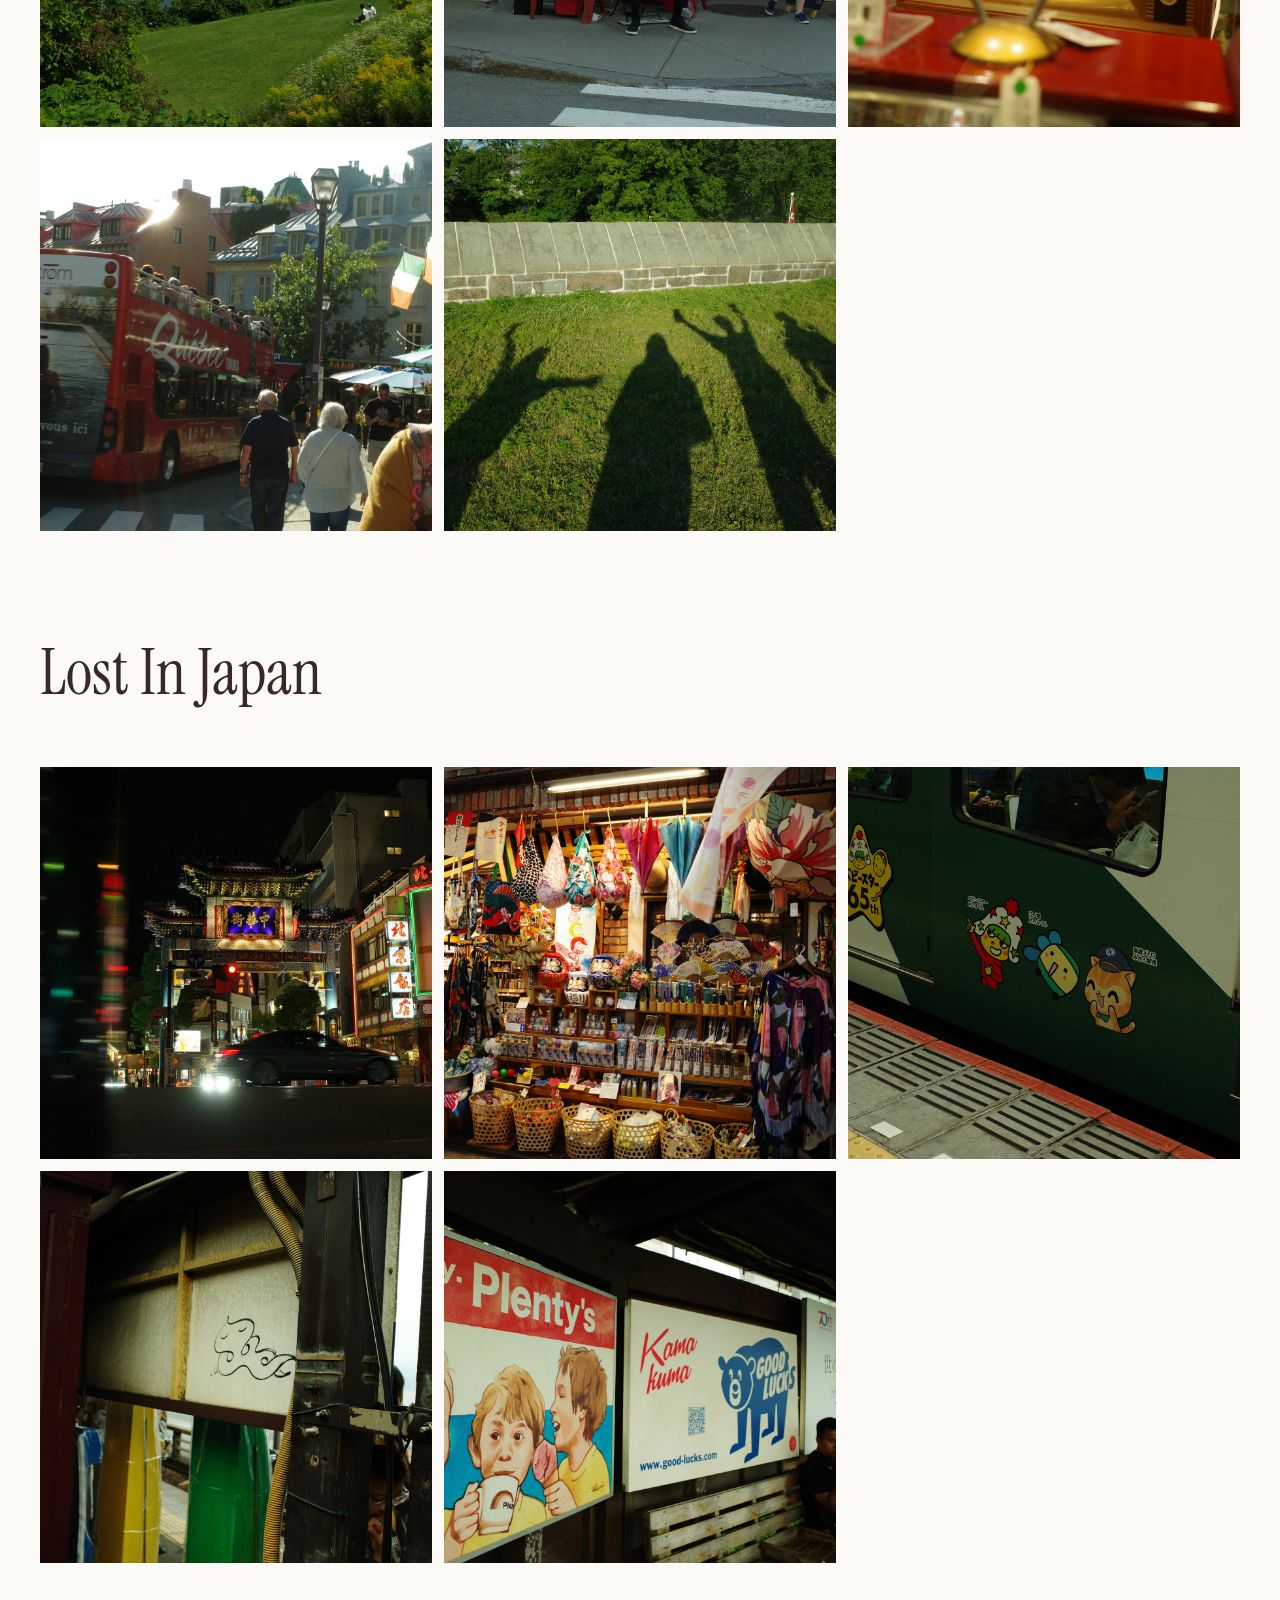
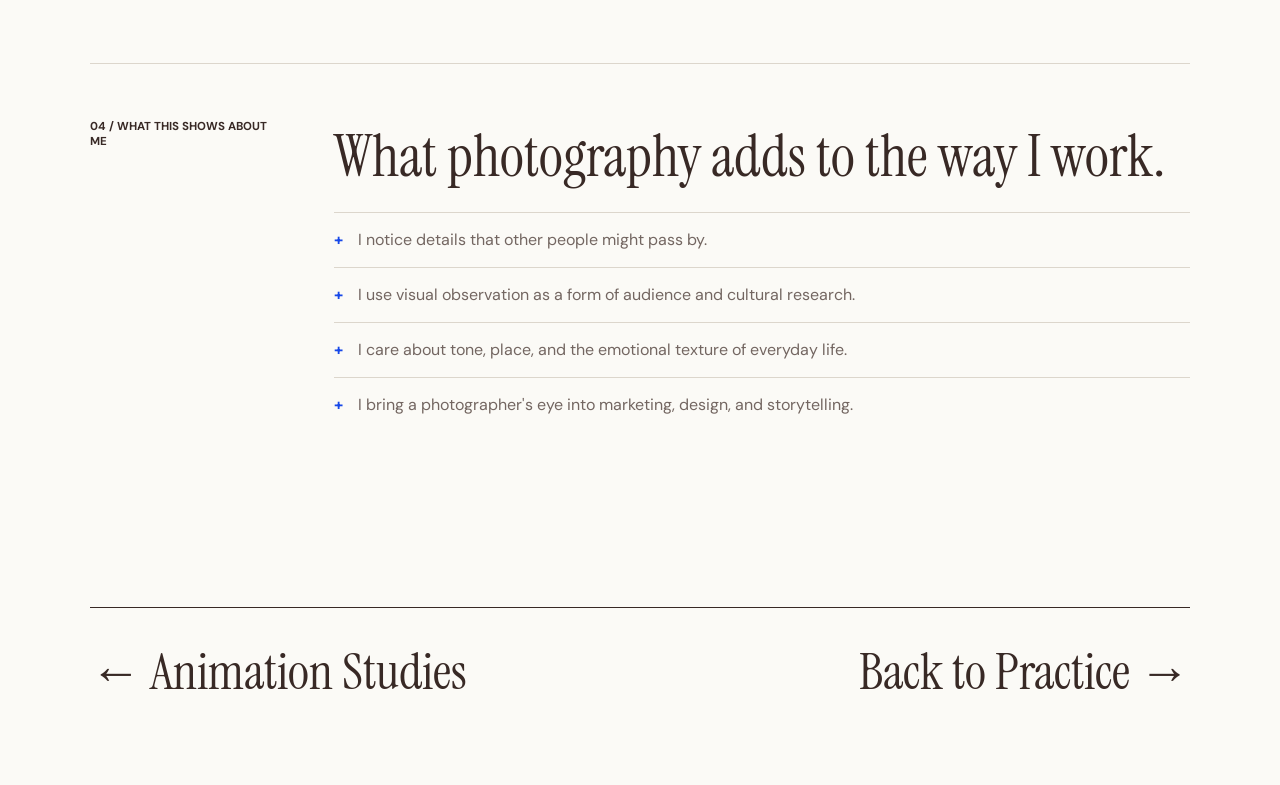
<file: photography.html>
<!DOCTYPE html>
<html lang="en">
<head>
  <meta charset="UTF-8">
  <meta name="viewport" content="width=device-width, initial-scale=1.0">
  <title>Visual Notes Across Places | Yan Creative Space</title>
  <meta name="description" content="Street and travel photography by Yan Luo.">
  <link rel="preconnect" href="https://fonts.googleapis.com">
  <link rel="preconnect" href="https://fonts.gstatic.com" crossorigin>
  <link href="https://fonts.googleapis.com/css2?family=DM+Sans:wght@400;500;600;700&family=Instrument+Serif:ital@0;1&display=swap" rel="stylesheet">
  <link rel="stylesheet" href="styles.css">
</head>
<body>
  <div class="cursor-light" aria-hidden="true"></div>
  <header class="site-header">
    <a class="brand" href="index.html">Yan Luo</a>
    <nav aria-label="Primary navigation">
      <a href="index.html#work">Work</a>
      <a href="index.html#practice">Practice</a>
      <a href="index.html#graphics-drawer">Tiny Drawer</a>
      <a href="index.html#index">What I Bring</a>
      <a href="index.html#experience">Experience</a>
      <a href="index.html#about">About</a>
      <a href="assets/web/resume-yan-luo-2026.pdf" target="_blank" rel="noopener">Resume &nearr;</a>
      <a href="index.html#contact">Contact</a>
    </nav>
  </header>

  <main class="detail-main">
    <section class="detail-hero process-hero">
      <div>
        <p class="project-kicker">Photography · Ongoing Creative Practice</p>
        <h1>Visual Notes Across Places</h1>
      </div>
      <div class="detail-intro">
        <p>Photography is a way for me to slow down and notice how culture appears in small details: signs, colors, gestures, light, storefronts, streets, and everyday rhythm.</p>
      </div>
    </section>

    <section class="case-flow">
      <article class="case-step">
        <span>01 / How it started</span>
        <div>
          <h2>A camera from my dad changed the way I look.</h2>
          <p>I inherited my first Canon camera from my dad and began shooting <em>Threads of Yunnan: Life in Motion</em> in 2023. That was when I fell in love with street photography and with finding sparkle in mundane, everyday life.</p>
        </div>
      </article>
      <article class="case-step">
        <span>02 / What I look for</span>
        <div>
          <h2>I photograph the texture of ordinary life.</h2>
          <p>Photography helps me slow down enough to notice tone, rhythm, and cultural detail. A storefront, a reflected color, the way people cross a street, or the feeling of a block at a certain hour can say a lot about place without needing a big explanation.</p>
        </div>
      </article>
      <article class="case-step">
        <span>03 / Visual thinking notes</span>
        <div>
          <h2>The details I keep returning to.</h2>
          <ul class="signal-list two-column">
            <li>color relationships</li>
            <li>light and shadow</li>
            <li>ordinary gestures</li>
            <li>signs and storefronts</li>
            <li>people moving through space</li>
            <li>small cultural details</li>
          </ul>
        </div>
      </article>
    </section>

    <section class="cluster" aria-label="DC photography cluster">
      <h2>DC</h2>
      <div class="photo-grid">
        <a href="assets/web/photography-dc-r0002141.jpg" target="_blank" rel="noopener"><img src="assets/web/photography-dc-r0002141.jpg" alt="DC street photo R0002141"></a>
        <a href="assets/web/photography-dc-r0002164.jpg" target="_blank" rel="noopener"><img src="assets/web/photography-dc-r0002164.jpg" alt="DC street photo R0002164"></a>
        <a href="assets/web/photography-dc-r0002180.jpg" target="_blank" rel="noopener"><img src="assets/web/photography-dc-r0002180.jpg" alt="DC street photo R0002180"></a>
        <a href="assets/web/photography-dc-r0002191.jpg" target="_blank" rel="noopener"><img src="assets/web/photography-dc-r0002191.jpg" alt="DC street photo R0002191"></a>
        <a href="assets/web/photography-dc-r0002199.jpg" target="_blank" rel="noopener"><img src="assets/web/photography-dc-r0002199.jpg" alt="DC street photo R0002199"></a>
        <a href="assets/web/photography-dc-r0002203.jpg" target="_blank" rel="noopener"><img src="assets/web/photography-dc-r0002203.jpg" alt="DC street photo R0002203"></a>
        <a href="assets/web/photography-dc-r0002211.jpg" target="_blank" rel="noopener"><img src="assets/web/photography-dc-r0002211.jpg" alt="DC street photo R0002211"></a>
        <a href="assets/web/photography-dc-r0002227.jpg" target="_blank" rel="noopener"><img src="assets/web/photography-dc-r0002227.jpg" alt="DC street photo R0002227"></a>
      </div>
    </section>

    <section class="cluster" aria-label="Summer Escape Plan photography cluster">
      <h2>Summer Escape Plan</h2>
      <div class="photo-grid">
        <a href="assets/web/photography-summer-dump-family-r0000933.jpg" target="_blank" rel="noopener"><img src="assets/web/photography-summer-dump-family-r0000933.jpg" alt="Summer Escape Plan photo R0000933"></a>
        <a href="assets/web/photography-summer-dump-family-r0000969.jpg" target="_blank" rel="noopener"><img src="assets/web/photography-summer-dump-family-r0000969.jpg" alt="Summer Escape Plan photo R0000969"></a>
        <a href="assets/web/photography-summer-dump-family-r0000970.jpg" target="_blank" rel="noopener"><img src="assets/web/photography-summer-dump-family-r0000970.jpg" alt="Summer Escape Plan photo R0000970"></a>
        <a href="assets/web/photography-summer-dump-family-r0001019.jpg" target="_blank" rel="noopener"><img src="assets/web/photography-summer-dump-family-r0001019.jpg" alt="Summer Escape Plan photo R0001019"></a>
        <a href="assets/web/photography-summer-dump-family-r0001022.jpg" target="_blank" rel="noopener"><img src="assets/web/photography-summer-dump-family-r0001022.jpg" alt="Summer Escape Plan photo R0001022"></a>
        <a href="assets/web/photography-summer-dump-family-r0001063.jpg" target="_blank" rel="noopener"><img src="assets/web/photography-summer-dump-family-r0001063.jpg" alt="Summer Escape Plan photo R0001063"></a>
        <a href="assets/web/photography-summer-dump-family-r0001115.jpg" target="_blank" rel="noopener"><img src="assets/web/photography-summer-dump-family-r0001115.jpg" alt="Summer Escape Plan photo R0001115"></a>
        <a href="assets/web/photography-summer-dump-family-r0001210.jpg" target="_blank" rel="noopener"><img src="assets/web/photography-summer-dump-family-r0001210.jpg" alt="Summer Escape Plan photo R0001210"></a>
        <a href="assets/web/photography-summer-dump-family-r0001314.jpg" target="_blank" rel="noopener"><img src="assets/web/photography-summer-dump-family-r0001314.jpg" alt="Summer Escape Plan photo R0001314"></a>
        <a href="assets/web/photography-summer-dump-family-r0001325.jpg" target="_blank" rel="noopener"><img src="assets/web/photography-summer-dump-family-r0001325.jpg" alt="Summer Escape Plan photo R0001325"></a>
        <a href="assets/web/photography-summer-dump-family-r0001351.jpg" target="_blank" rel="noopener"><img src="assets/web/photography-summer-dump-family-r0001351.jpg" alt="Summer Escape Plan photo R0001351"></a>
        <a href="assets/web/photography-summer-dump-family-r0001369.jpg" target="_blank" rel="noopener"><img src="assets/web/photography-summer-dump-family-r0001369.jpg" alt="Summer Escape Plan photo R0001369"></a>
        <a href="assets/web/photography-summer-dump-family-r0001380.jpg" target="_blank" rel="noopener"><img src="assets/web/photography-summer-dump-family-r0001380.jpg" alt="Summer Escape Plan photo R0001380"></a>
        <a href="assets/web/photography-summer-dump-family-r0001424.jpg" target="_blank" rel="noopener"><img src="assets/web/photography-summer-dump-family-r0001424.jpg" alt="Summer Escape Plan photo R0001424"></a>
      </div>
    </section>

    <section class="cluster" aria-label="Lost In Japan photography cluster">
      <h2>Lost In Japan</h2>
      <div class="photo-grid">
        <a href="assets/web/photography-summer-dump-japan-r0000560.jpg" target="_blank" rel="noopener"><img src="assets/web/photography-summer-dump-japan-r0000560.jpg" alt="Lost In Japan photo R0000560"></a>
        <a href="assets/web/photography-summer-dump-japan-r0000588.jpg" target="_blank" rel="noopener"><img src="assets/web/photography-summer-dump-japan-r0000588.jpg" alt="Lost In Japan photo R0000588"></a>
        <a href="assets/web/photography-summer-dump-japan-r0000629.jpg" target="_blank" rel="noopener"><img src="assets/web/photography-summer-dump-japan-r0000629.jpg" alt="Lost In Japan photo R0000629"></a>
        <a href="assets/web/photography-summer-dump-japan-r0000701.jpg" target="_blank" rel="noopener"><img src="assets/web/photography-summer-dump-japan-r0000701.jpg" alt="Lost In Japan photo R0000701"></a>
        <a href="assets/web/photography-summer-dump-japan-r0000702.jpg" target="_blank" rel="noopener"><img src="assets/web/photography-summer-dump-japan-r0000702.jpg" alt="Lost In Japan photo R0000702"></a>
      </div>
    </section>

    <section class="case-flow">
      <article class="case-step">
        <span>04 / What this shows about me</span>
        <div>
          <h2>What photography adds to the way I work.</h2>
          <ul class="signal-list">
            <li>I notice details that other people might pass by.</li>
            <li>I use visual observation as a form of audience and cultural research.</li>
            <li>I care about tone, place, and the emotional texture of everyday life.</li>
            <li>I bring a photographer's eye into marketing, design, and storytelling.</li>
          </ul>
        </div>
      </article>
    </section>

    <nav class="project-next">
      <a href="animation.html">&larr; Animation Studies</a>
      <a href="index.html#practice">Back to Practice &rarr;</a>
    </nav>
  </main>

  <script src="script.js"></script>
</body>
</html>
</file>
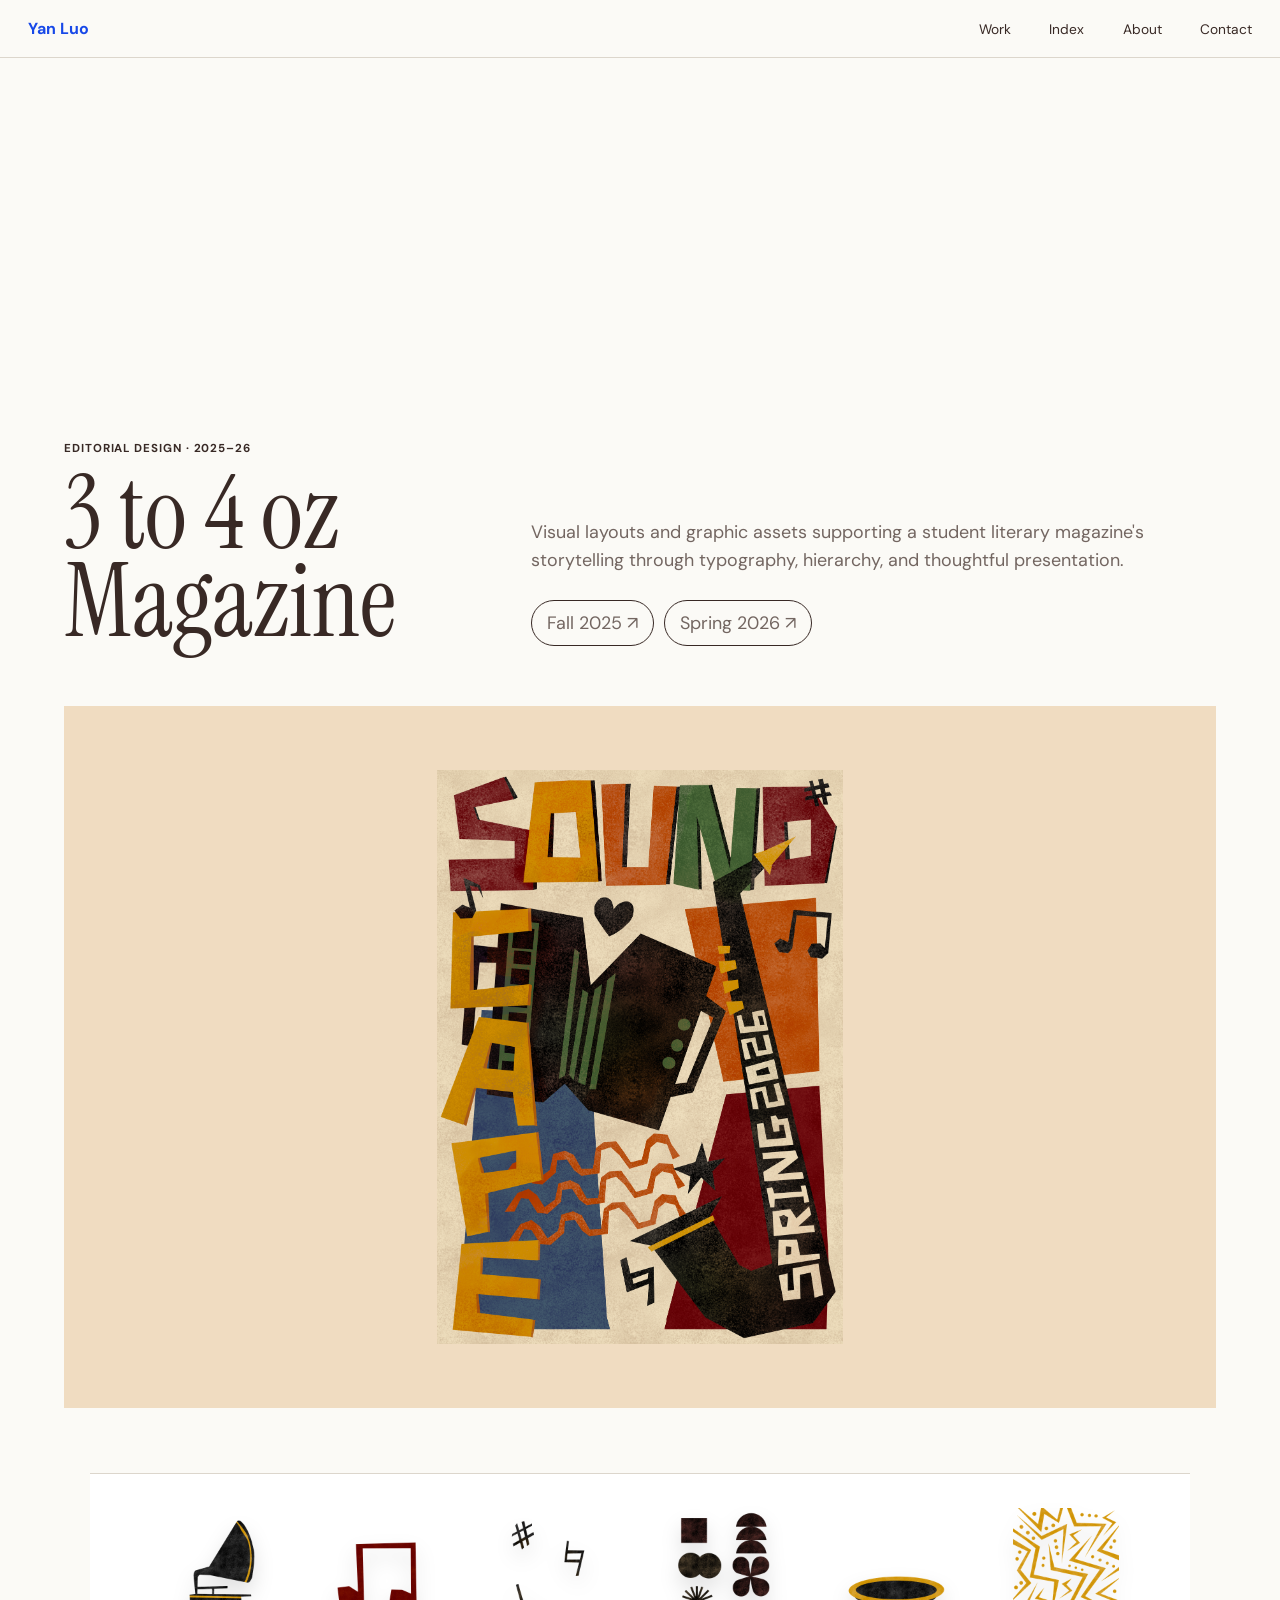
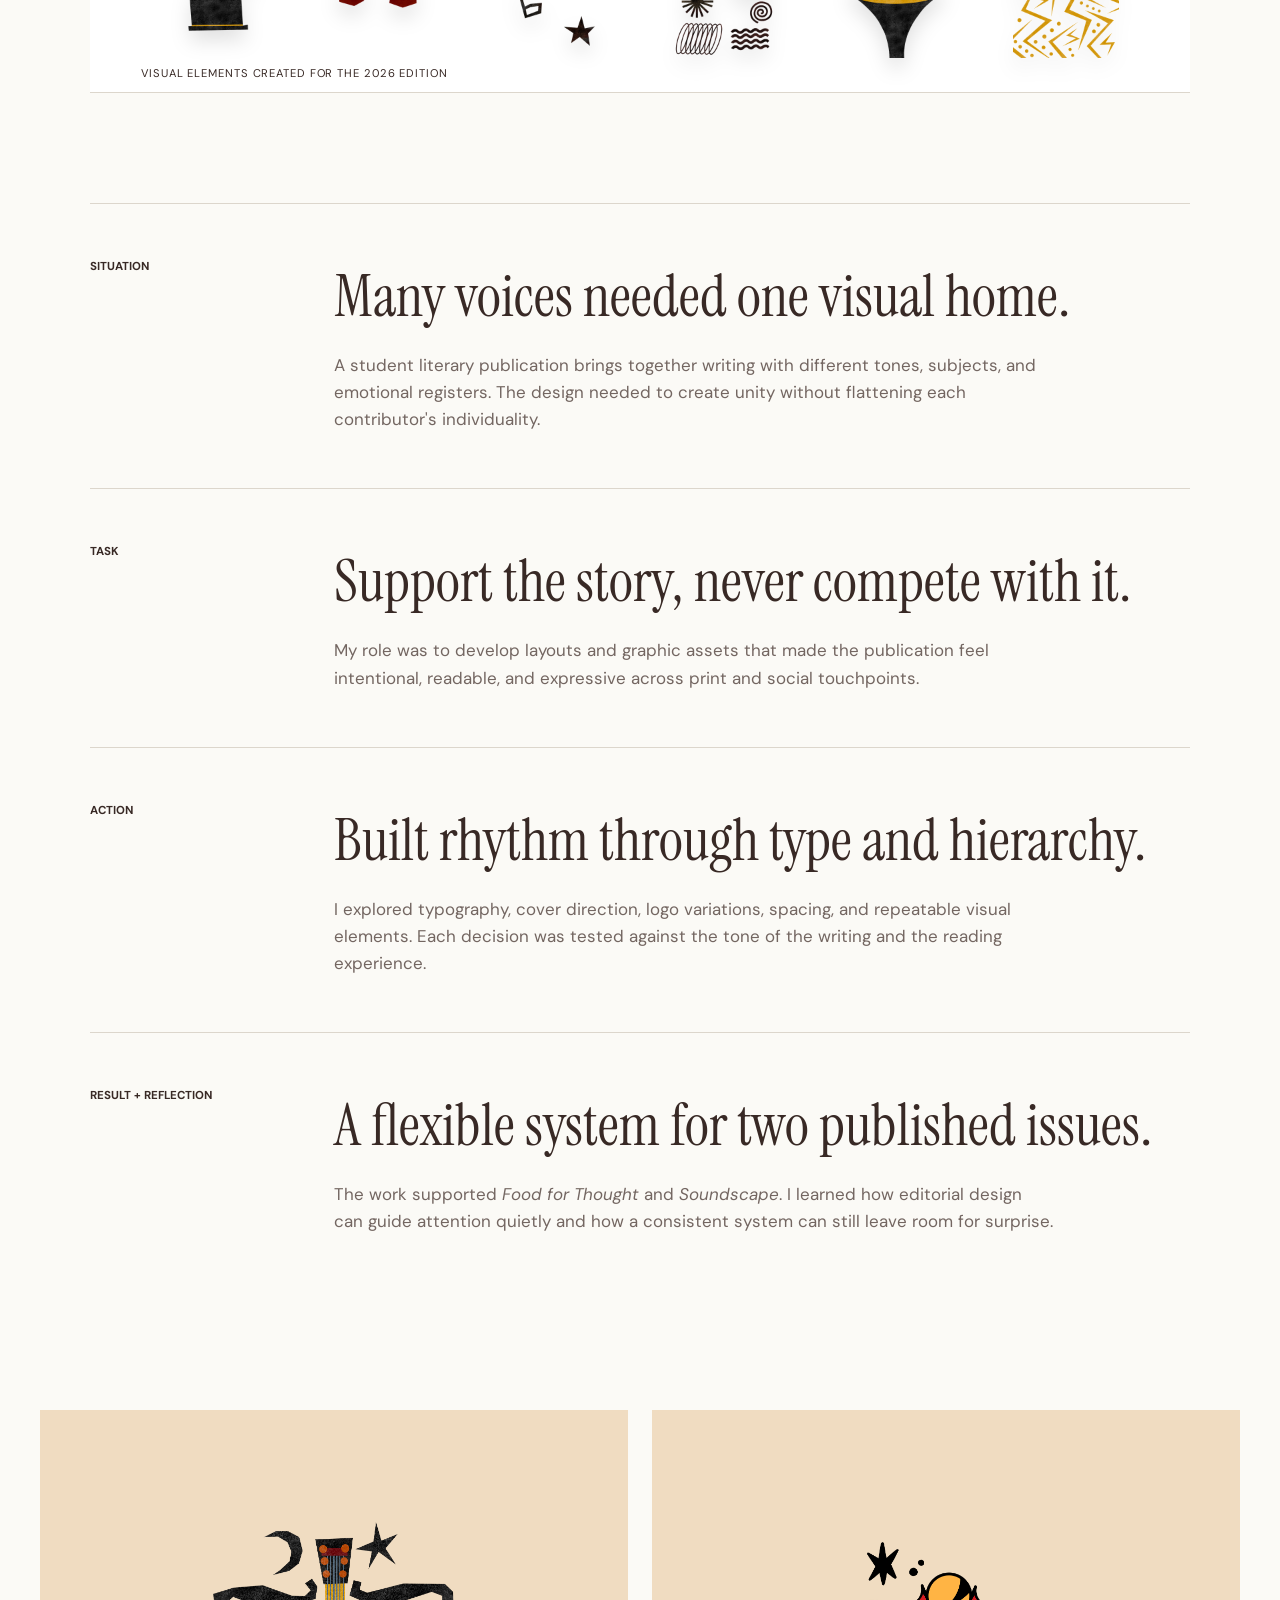
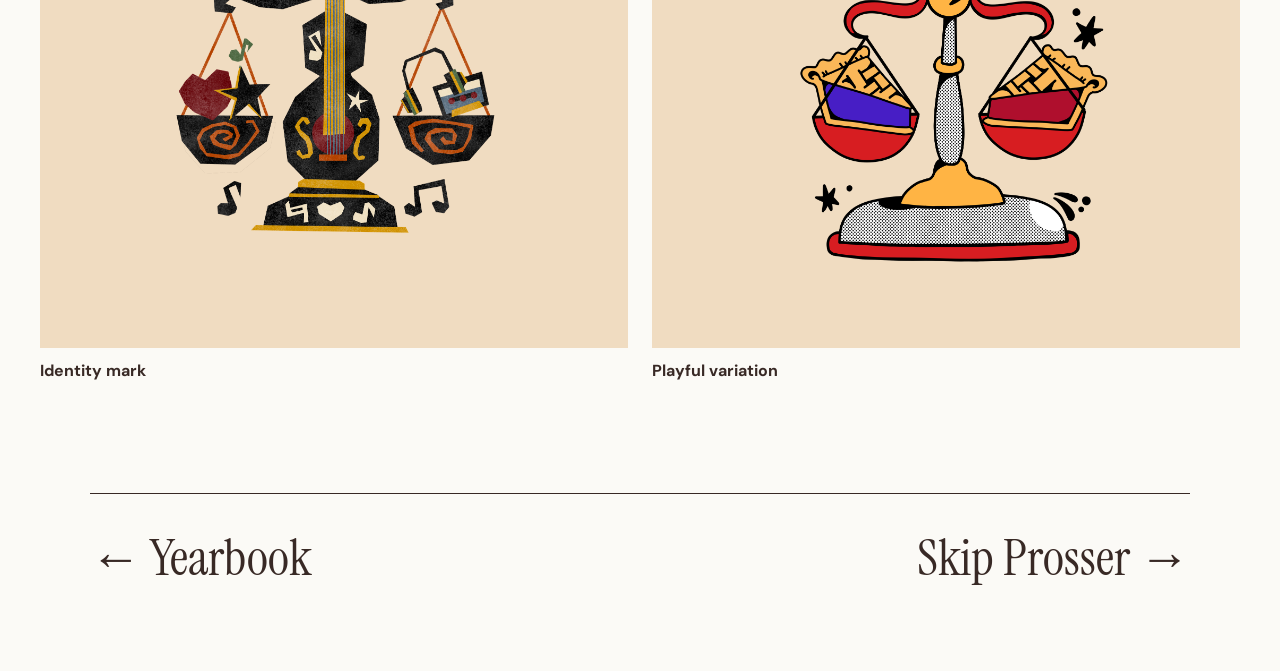
<file: project-3to4.html>
<!DOCTYPE html><html lang="en"><head><meta charset="UTF-8"><meta name="viewport" content="width=device-width,initial-scale=1"><title>3 to 4 oz Magazine | Yan Creative Space</title><link rel="preconnect" href="https://fonts.googleapis.com"><link rel="preconnect" href="https://fonts.gstatic.com" crossorigin><link href="https://fonts.googleapis.com/css2?family=DM+Sans:wght@400;500;600;700&family=Instrument+Serif:ital@0;1&display=swap" rel="stylesheet"><link rel="stylesheet" href="styles.css"></head><body>
<header class="site-header"><a class="brand" href="index.html">Yan Luo</a><nav><a href="index.html#work">Work</a><a href="index.html#index">Index</a><a href="index.html#about">About</a><a href="index.html#contact">Contact</a></nav></header>
<main class="detail-main"><section class="detail-hero"><div><p class="project-kicker">Editorial design · 2025–26</p><h1>3 to 4 oz Magazine</h1></div><div class="detail-intro"><p>Visual layouts and graphic assets supporting a student literary magazine's storytelling through typography, hierarchy, and thoughtful presentation.</p><div class="issue-links"><a class="detail-link" href="https://issuu.com/3to4ounces/docs/food_for_thought_fall_2025" target="_blank" rel="noopener">Fall 2025 ↗</a><a class="detail-link" href="https://issuu.com/3to4ounces/docs/soundscape_spring_2026" target="_blank" rel="noopener">Spring 2026 ↗</a></div></div></section>
<img class="project-cover contain" src="assets/web/3-to-4-oz-literacy-magazine-cover-final-draft-lighter.png" alt="3 to 4 oz magazine cover">
<section class="edition-elements" aria-label="Visual elements for the 2026 edition"><img src="assets/web/assets-elements-vinyl-record-sm.png" alt="Vinyl record design element"><img src="assets/web/assets-elements-music-note-red-sm.png" alt="Red music note design element"><img src="assets/web/assets-elements-musical-elements-sm.png" alt="Musical design elements"><img src="assets/elements/geometric-elements-sm.png" alt="Geometric design elements"><img src="assets/web/assets-elements-trumpet-big-sm.png" alt="Trumpet design element"><img src="assets/web/assets-elements-zig-zag-yellow-sm.png" alt="Yellow zig-zag design element"></section>
<section class="case-flow"><article class="case-step"><span>Situation</span><div><h2>Many voices needed one visual home.</h2><p>A student literary publication brings together writing with different tones, subjects, and emotional registers. The design needed to create unity without flattening each contributor's individuality.</p></div></article><article class="case-step"><span>Task</span><div><h2>Support the story, never compete with it.</h2><p>My role was to develop layouts and graphic assets that made the publication feel intentional, readable, and expressive across print and social touchpoints.</p></div></article><article class="case-step"><span>Action</span><div><h2>Built rhythm through type and hierarchy.</h2><p>I explored typography, cover direction, logo variations, spacing, and repeatable visual elements. Each decision was tested against the tone of the writing and the reading experience.</p></div></article><article class="case-step"><span>Result + reflection</span><div><h2>A flexible system for two published issues.</h2><p>The work supported <em>Food for Thought</em> and <em>Soundscape</em>. I learned how editorial design can guide attention quietly and how a consistent system can still leave room for surprise.</p></div></article></section>
<section class="media-grid"><article class="media-card contain"><img src="assets/web/3-to-4-oz-literacy-magazine-3to4-logo.png" alt="3 to 4 oz logo"><div><h3>Identity mark</h3></div></article><article class="media-card contain"><img src="assets/web/3-to-4-oz-literacy-magazine-logo-w-stars.png" alt="3 to 4 oz logo with stars"><div><h3>Playful variation</h3></div></article></section>
<nav class="project-next"><a href="yearbook.html">← Yearbook</a><a href="skip-prosser.html">Skip Prosser →</a></nav></main><script src="script.js"></script></body></html>
</file>
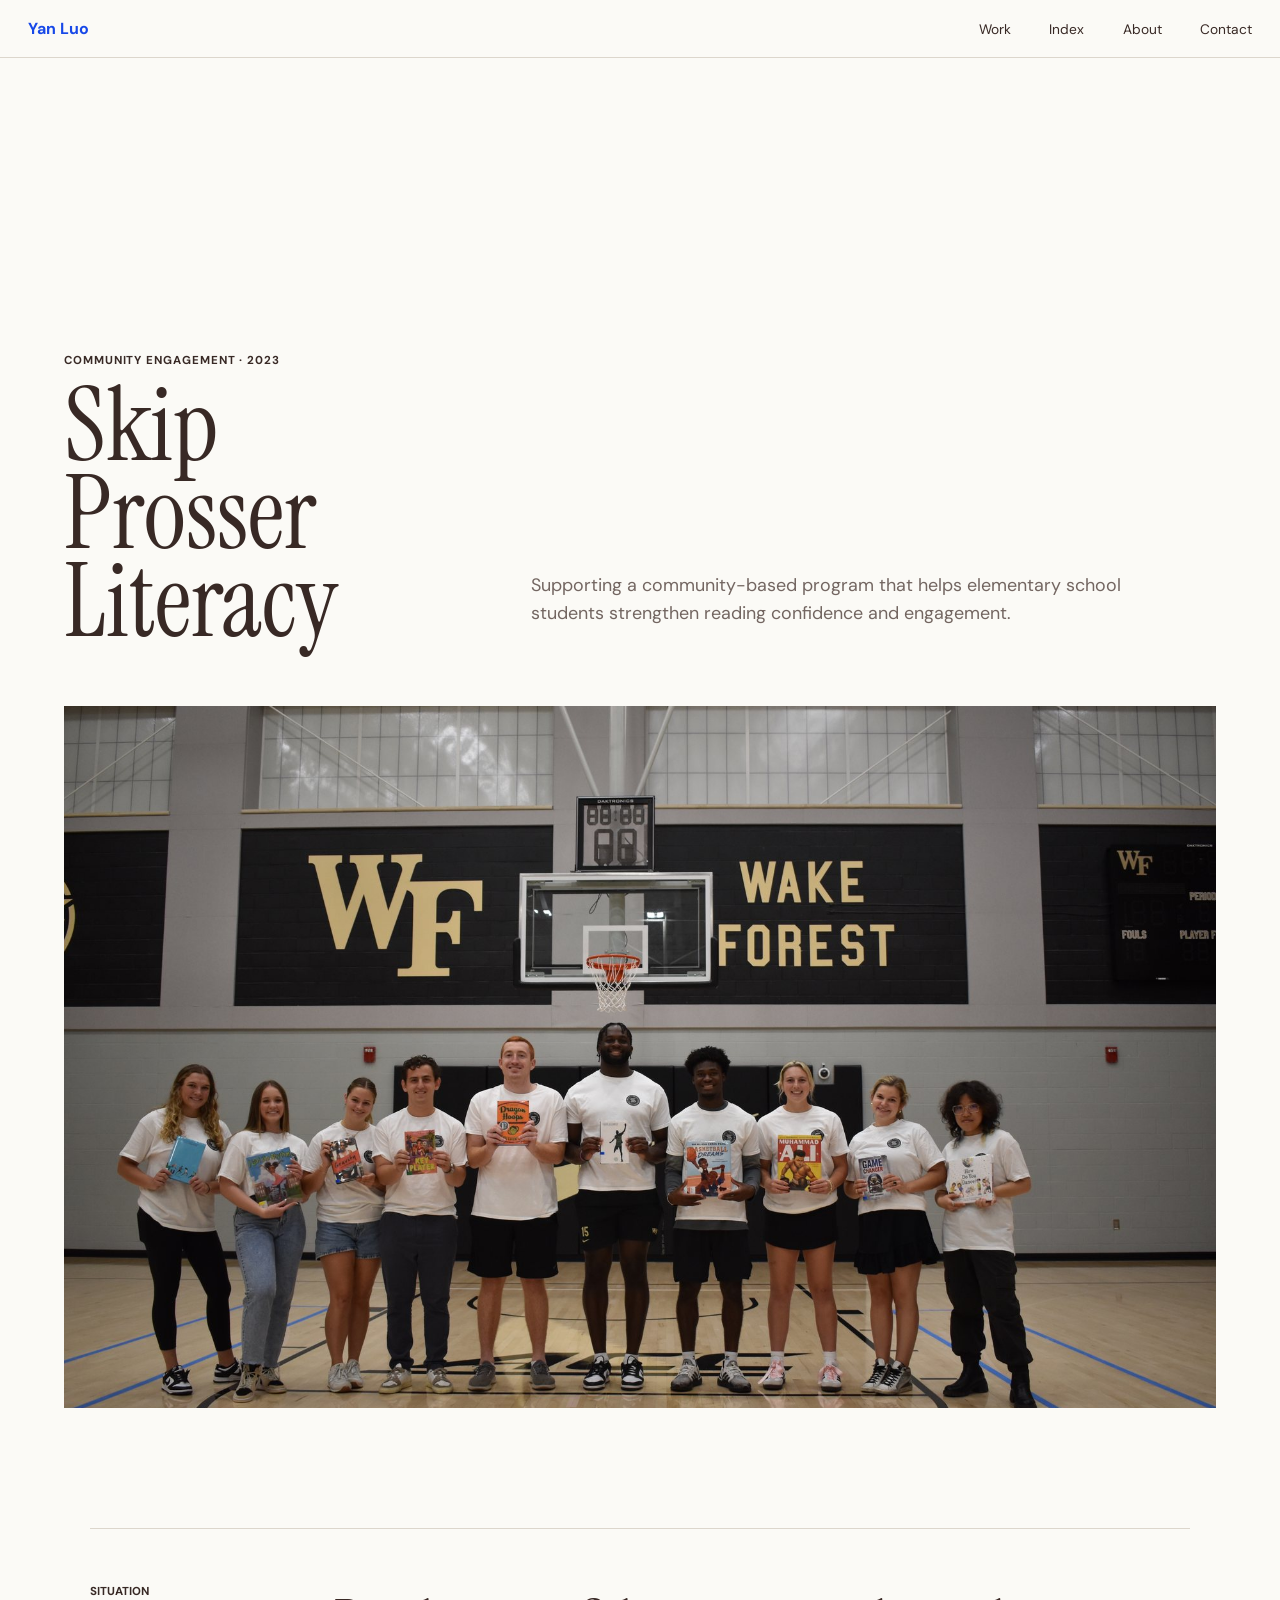
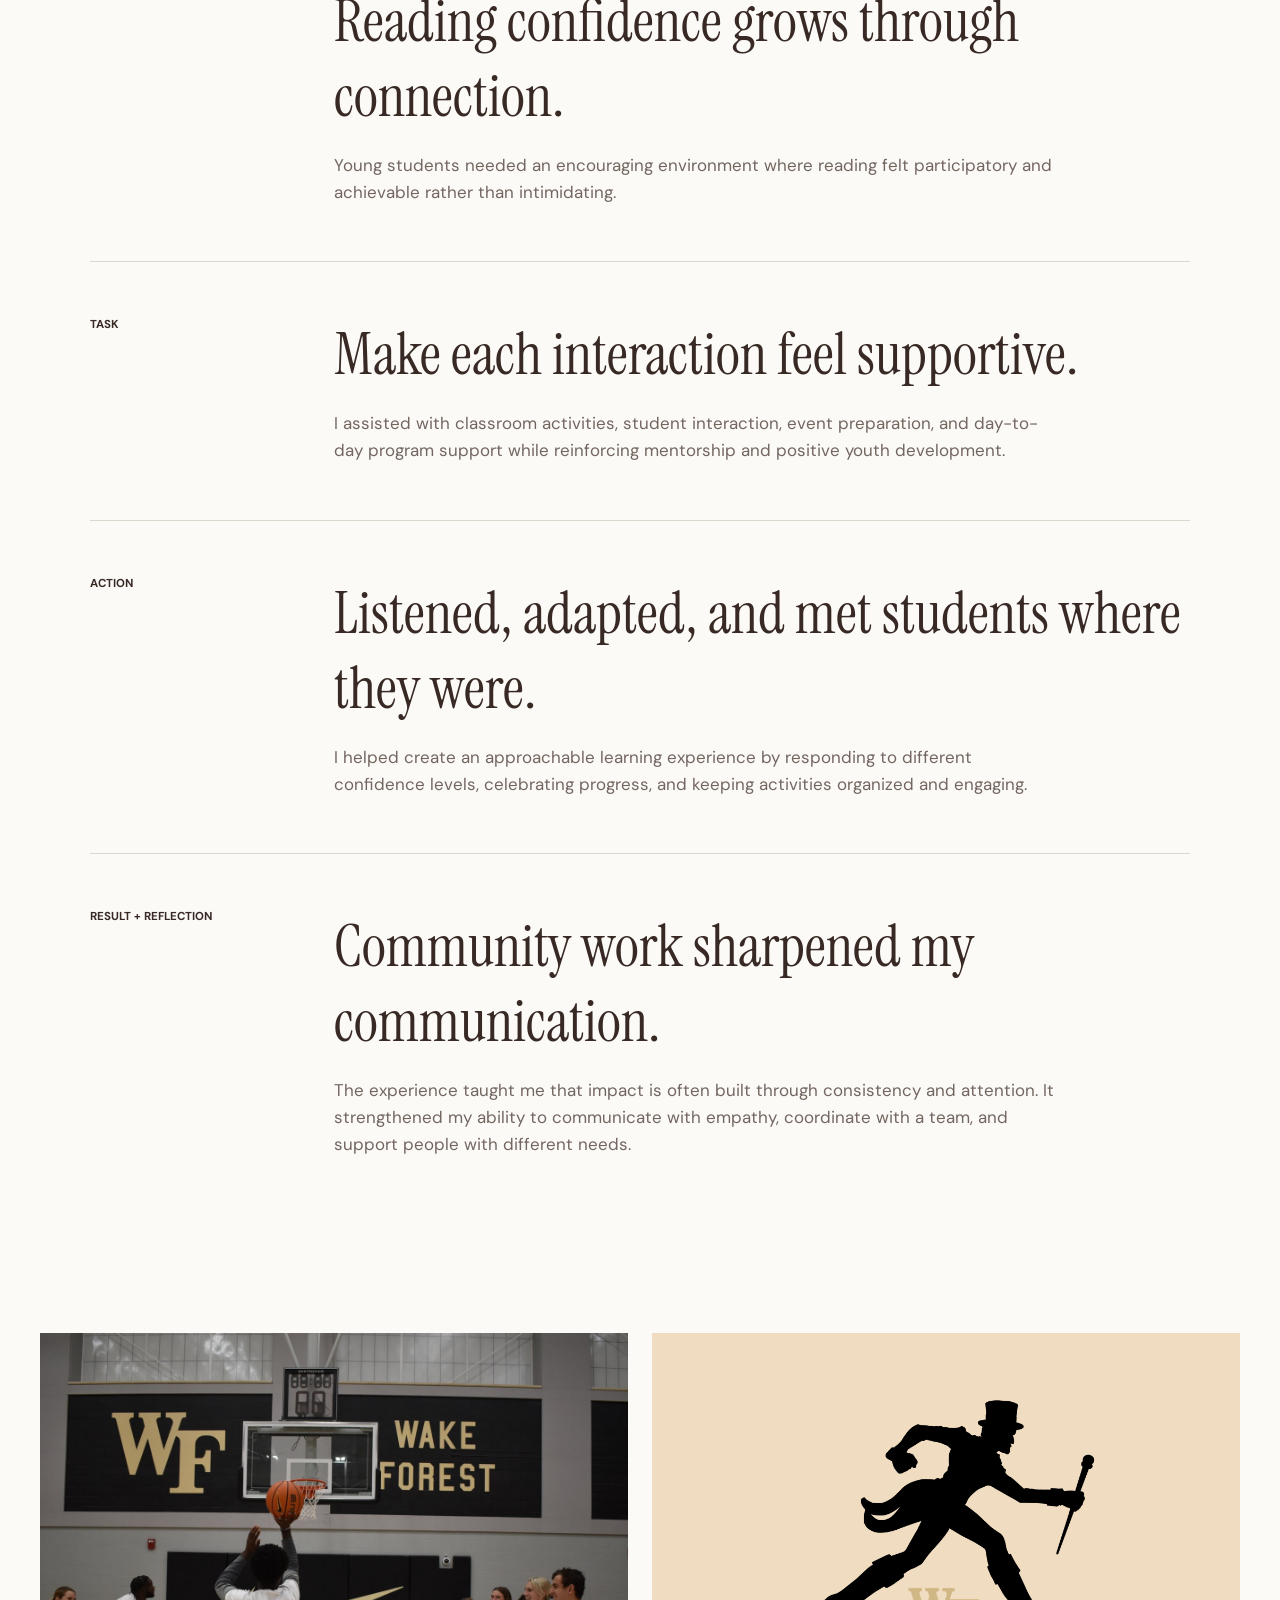
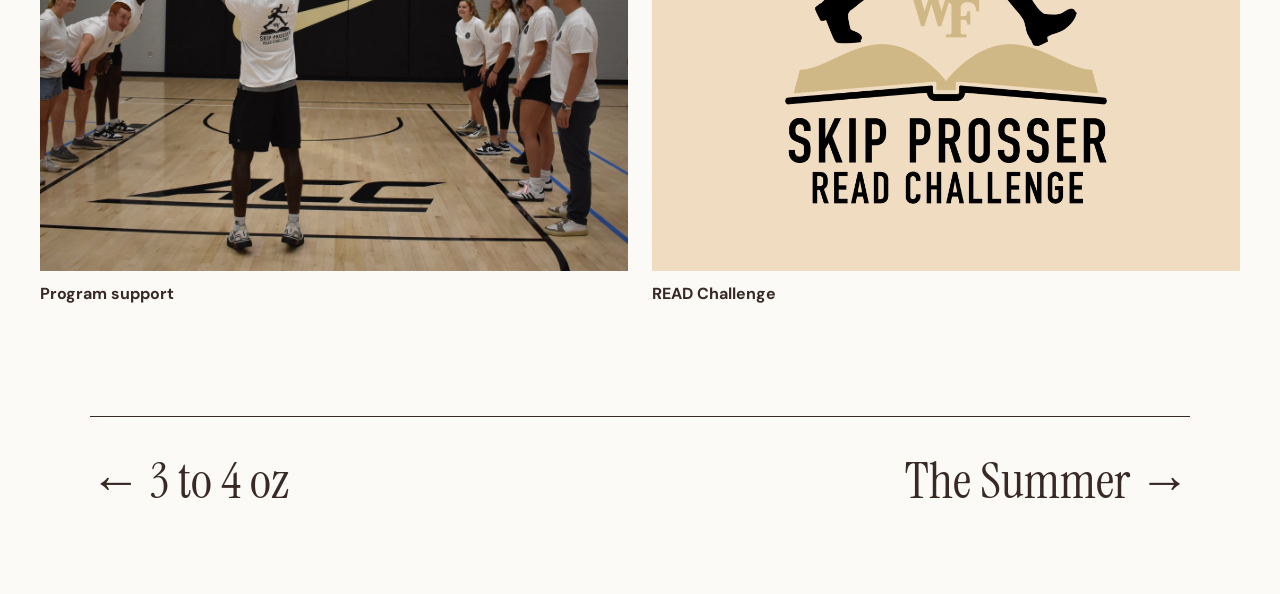
<file: skip-prosser.html>
<!DOCTYPE html><html lang="en"><head><meta charset="UTF-8"><meta name="viewport" content="width=device-width,initial-scale=1"><title>Skip Prosser Literacy | Yan Creative Space</title><link rel="preconnect" href="https://fonts.googleapis.com"><link rel="preconnect" href="https://fonts.gstatic.com" crossorigin><link href="https://fonts.googleapis.com/css2?family=DM+Sans:wght@400;500;600;700&family=Instrument+Serif:ital@0;1&display=swap" rel="stylesheet"><link rel="stylesheet" href="styles.css"></head><body>
<header class="site-header"><a class="brand" href="index.html">Yan Luo</a><nav><a href="index.html#work">Work</a><a href="index.html#index">Index</a><a href="index.html#about">About</a><a href="index.html#contact">Contact</a></nav></header>
<main class="detail-main"><section class="detail-hero"><div><p class="project-kicker">Community engagement · 2023</p><h1>Skip Prosser Literacy</h1></div><div class="detail-intro"><p>Supporting a community-based program that helps elementary school students strengthen reading confidence and engagement.</p></div></section>
<img class="project-cover" src="assets/web/skip-prosser-skip-interns-2023-books-on-court.jpg" alt="Skip Prosser literacy interns at Books on Court">
<section class="case-flow"><article class="case-step"><span>Situation</span><div><h2>Reading confidence grows through connection.</h2><p>Young students needed an encouraging environment where reading felt participatory and achievable rather than intimidating.</p></div></article><article class="case-step"><span>Task</span><div><h2>Make each interaction feel supportive.</h2><p>I assisted with classroom activities, student interaction, event preparation, and day-to-day program support while reinforcing mentorship and positive youth development.</p></div></article><article class="case-step"><span>Action</span><div><h2>Listened, adapted, and met students where they were.</h2><p>I helped create an approachable learning experience by responding to different confidence levels, celebrating progress, and keeping activities organized and engaging.</p></div></article><article class="case-step"><span>Result + reflection</span><div><h2>Community work sharpened my communication.</h2><p>The experience taught me that impact is often built through consistency and attention. It strengthened my ability to communicate with empathy, coordinate with a team, and support people with different needs.</p></div></article></section>
<section class="media-grid"><article class="media-card"><img src="assets/web/skip-prosser-2023-10-03-19-15-42.jpg" alt="Skip Prosser program moment"><div><h3>Program support</h3></div></article><article class="media-card contain"><img src="assets/web/skip-prosser-skip-prosser-read-challenge-logo-final-01.png" alt="READ Challenge identity"><div><h3>READ Challenge</h3></div></article></section>
<nav class="project-next"><a href="project-3to4.html">← 3 to 4 oz</a><a href="animation.html">The Summer →</a></nav></main><script src="script.js"></script></body></html>
</file>
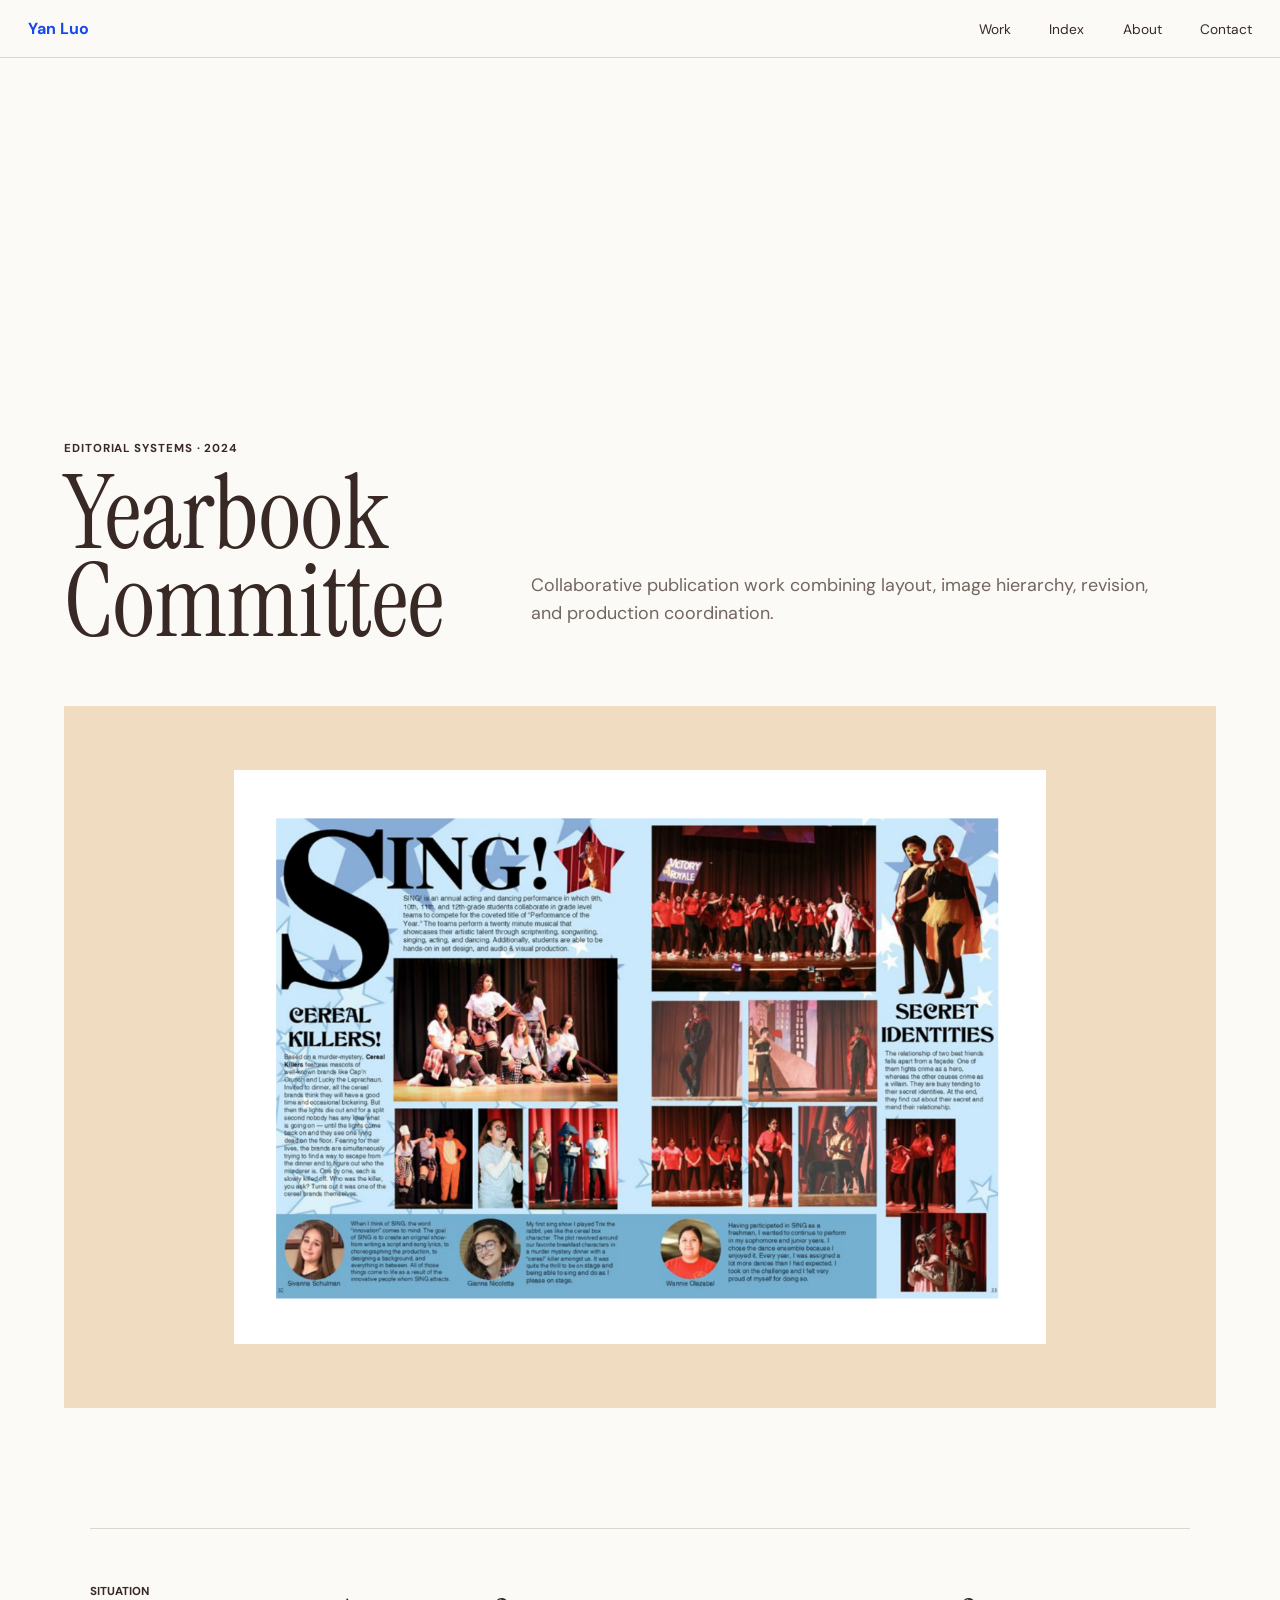
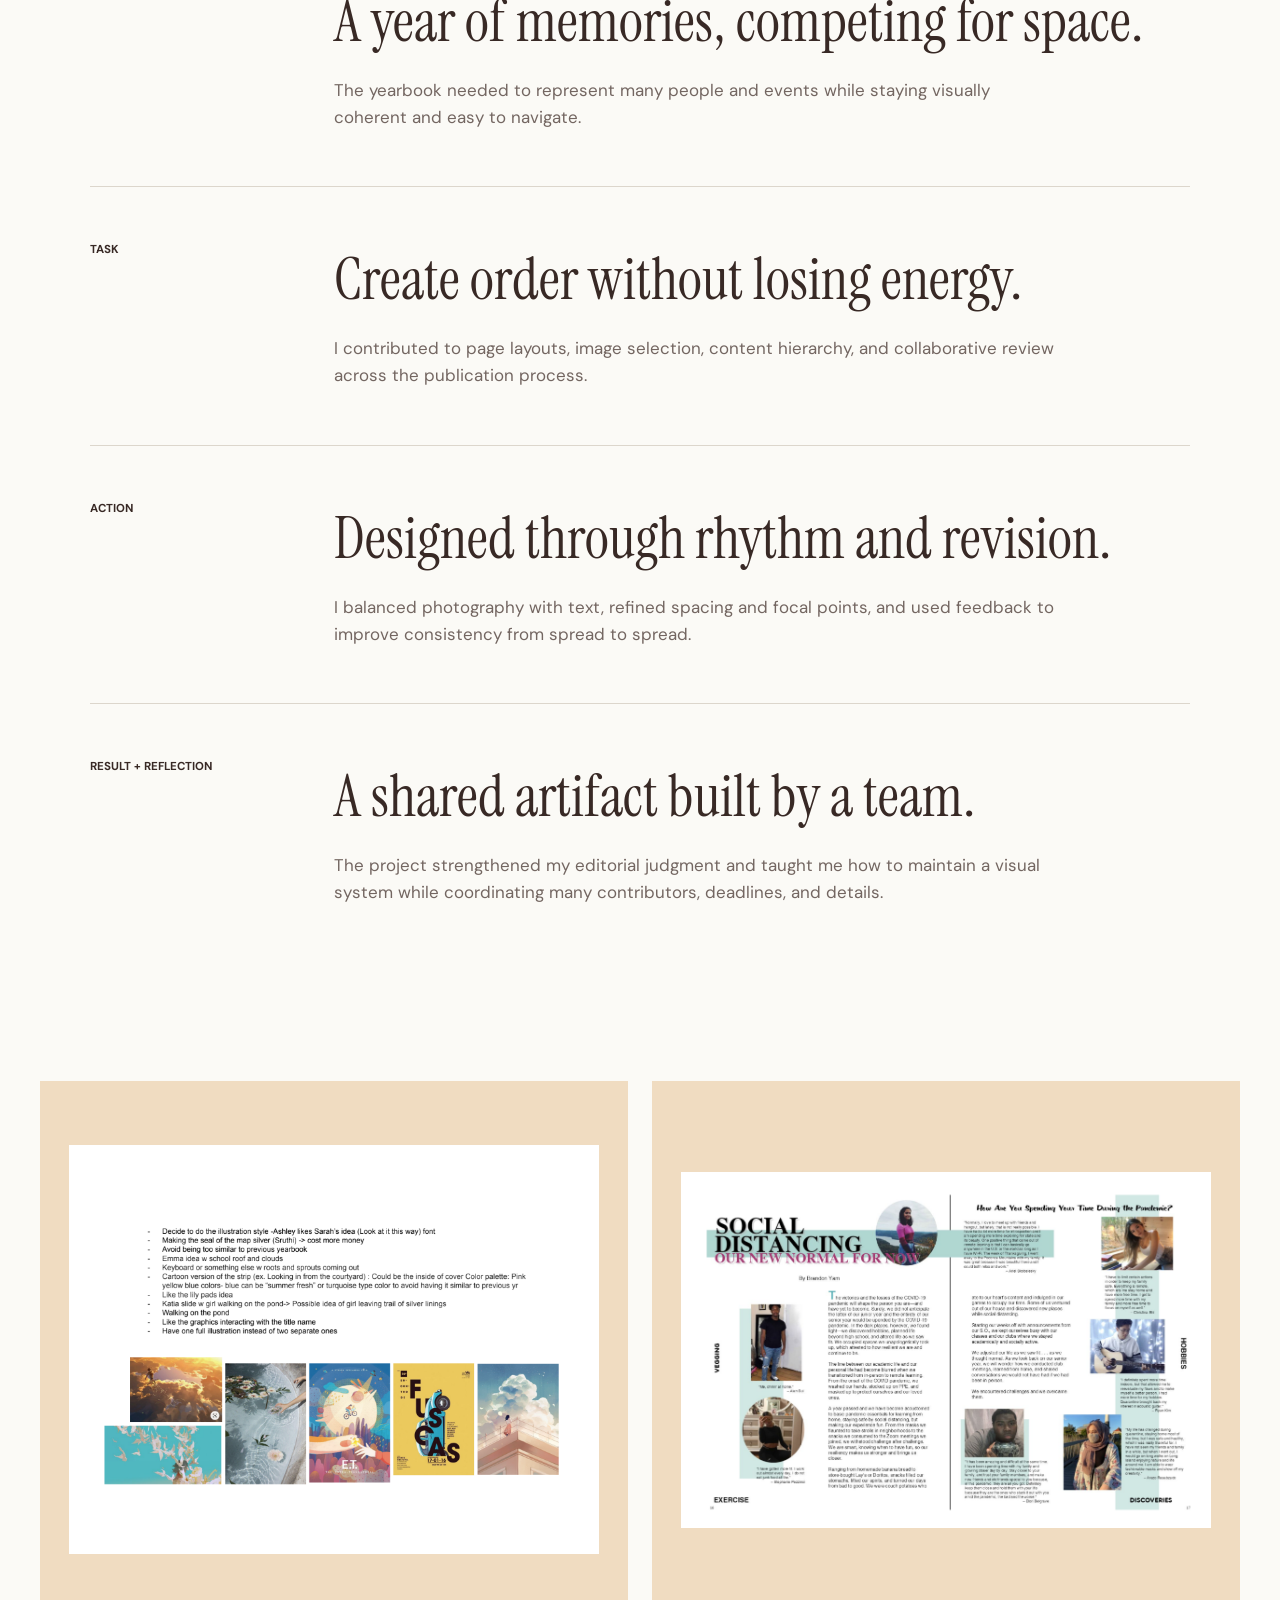
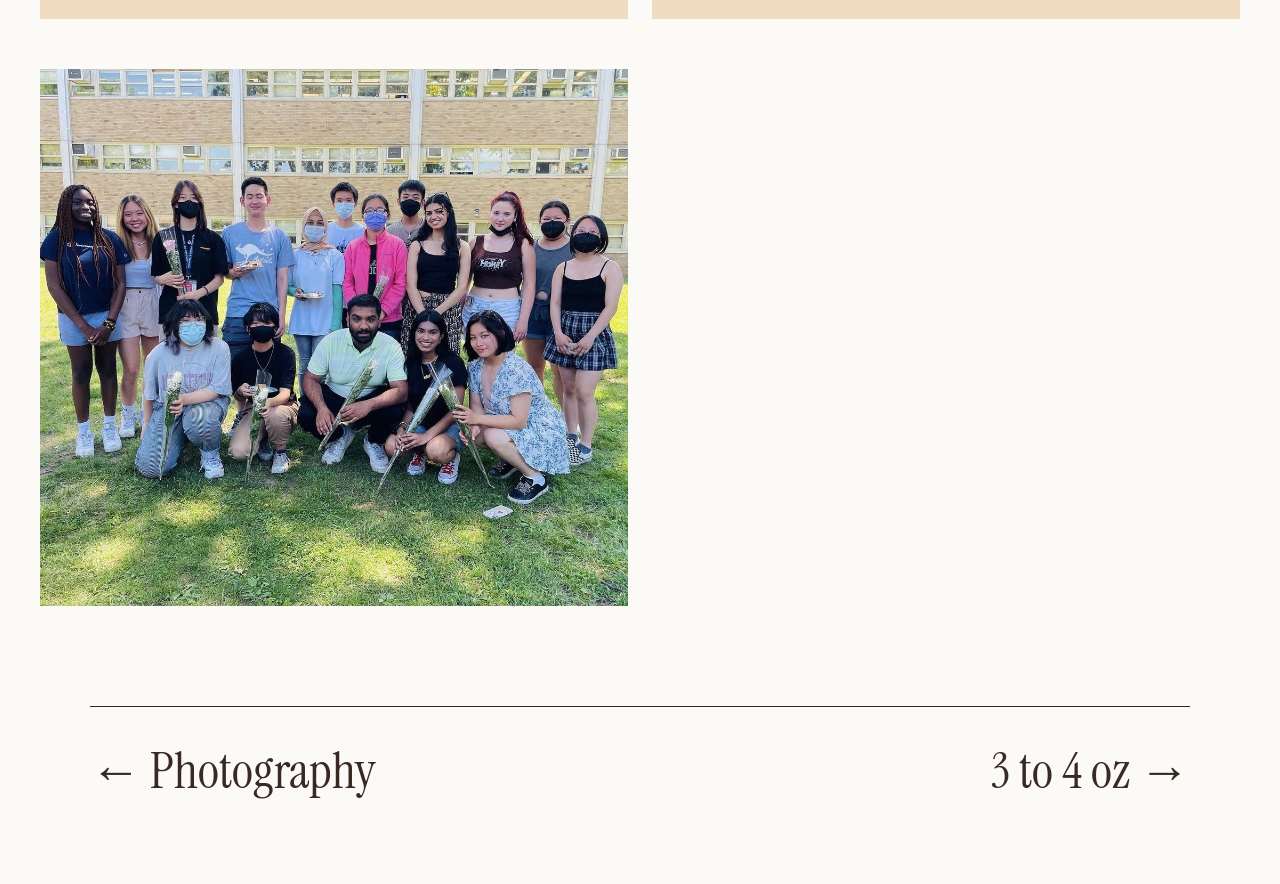
<file: yearbook.html>
<!DOCTYPE html><html lang="en"><head><meta charset="UTF-8"><meta name="viewport" content="width=device-width,initial-scale=1"><title>Yearbook Committee | Yan Creative Space</title><link rel="preconnect" href="https://fonts.googleapis.com"><link rel="preconnect" href="https://fonts.gstatic.com" crossorigin><link href="https://fonts.googleapis.com/css2?family=DM+Sans:wght@400;500;600;700&family=Instrument+Serif:ital@0;1&display=swap" rel="stylesheet"><link rel="stylesheet" href="styles.css"></head><body>
<header class="site-header"><a class="brand" href="index.html">Yan Luo</a><nav><a href="index.html#work">Work</a><a href="index.html#index">Index</a><a href="index.html#about">About</a><a href="index.html#contact">Contact</a></nav></header>
<main class="detail-main"><section class="detail-hero"><div><p class="project-kicker">Editorial systems · 2024</p><h1>Yearbook Committee</h1></div><div class="detail-intro"><p>Collaborative publication work combining layout, image hierarchy, revision, and production coordination.</p></div></section><img class="project-cover contain" src="assets/web/yearbook-layout-highschool-example-screenshot-2024-10-13-162159.png" alt="Yearbook spread">
<section class="case-flow"><article class="case-step"><span>Situation</span><div><h2>A year of memories, competing for space.</h2><p>The yearbook needed to represent many people and events while staying visually coherent and easy to navigate.</p></div></article><article class="case-step"><span>Task</span><div><h2>Create order without losing energy.</h2><p>I contributed to page layouts, image selection, content hierarchy, and collaborative review across the publication process.</p></div></article><article class="case-step"><span>Action</span><div><h2>Designed through rhythm and revision.</h2><p>I balanced photography with text, refined spacing and focal points, and used feedback to improve consistency from spread to spread.</p></div></article><article class="case-step"><span>Result + reflection</span><div><h2>A shared artifact built by a team.</h2><p>The project strengthened my editorial judgment and taught me how to maintain a visual system while coordinating many contributors, deadlines, and details.</p></div></article></section>
<section class="media-grid"><article class="media-card contain"><img src="assets/web/yearbook-layout-highschool-example-screenshot-2024-10-13-161508.png" alt="Yearbook spread one"></article><article class="media-card contain"><img src="assets/web/yearbook-layout-highschool-example-screenshot-2024-10-13-164552.png" alt="Yearbook spread two"></article><article class="media-card"><img src="assets/web/yearbook-layout-highschool-example-yb-group-shot.jpg" alt="Yearbook committee group"></article></section>
<nav class="project-next"><a href="photography.html">← Photography</a><a href="project-3to4.html">3 to 4 oz →</a></nav></main><script src="script.js"></script></body></html>
</file>
<file: styles.css>
:root{--ink:#111;--muted:#686868;--line:#d9d9d9;--pink:#ffd7e5;--blue:#cce7ff;--yellow:#ffe58a;--green:#dceac8;--lilac:#ddd6ff}
*{box-sizing:border-box}html{scroll-behavior:smooth}body{margin:0;background:#fff;color:var(--ink);font-family:"DM Sans",Arial,sans-serif;overflow-x:hidden}img{display:block;max-width:100%}a{color:inherit;text-decoration:none}p{line-height:1.6}.site-header{position:sticky;top:0;z-index:20;display:flex;justify-content:space-between;align-items:center;width:100%;padding:18px 28px;border-bottom:1px solid var(--line);background:rgba(255,255,255,.92);backdrop-filter:blur(12px)}.brand{font-weight:700}.site-header nav{display:flex;gap:clamp(16px,3vw,42px)}.site-header nav a{font-size:.86rem}.site-header nav a:hover{opacity:.48}.cursor-light{position:fixed;width:24px;height:24px;z-index:40;pointer-events:none;background:#f4bd34;clip-path:polygon(50% 0,59% 38%,100% 50%,59% 62%,50% 100%,41% 62%,0 50%,41% 38%);transform:translate(-50%,-50%);animation:cursorTwinkle 1.6s ease-in-out infinite}.cursor-spark{position:fixed;width:8px;height:8px;z-index:39;pointer-events:none;background:var(--spark-color,#ffd7e5);clip-path:polygon(50% 0,59% 38%,100% 50%,59% 62%,50% 100%,41% 62%,0 50%,41% 38%);animation:sparkleFade .7s ease-out forwards}
.new-hero{min-height:calc(100vh - 62px);display:grid;grid-template-columns:1.35fr .65fr;gap:5vw;align-items:end;padding:clamp(72px,10vw,140px) max(28px,5vw) 42px}.kicker,.section-head>p,.contact-section>p,.project-kicker{text-transform:uppercase;font-size:.72rem;font-weight:700;letter-spacing:.08em}.hero-lead h1{max-width:12ch;margin:14px 0 28px;font-family:"Instrument Serif",Georgia,serif;font-size:clamp(4.6rem,9.4vw,9.5rem);font-weight:400;line-height:.82;letter-spacing:0}.hero-lead h1 em{font-weight:400;color:#e15e8b}.hero-summary{max-width:520px;margin:0 0 30px;font-size:clamp(1.05rem,1.6vw,1.35rem)}.text-link{display:inline-flex;gap:12px;padding-bottom:4px;border-bottom:1px solid}.hero-id{justify-self:end;width:min(100%,320px);transform:rotate(2deg)}.hero-id img{width:100%;aspect-ratio:1;object-fit:cover}.hero-id div{display:flex;justify-content:space-between;gap:10px;padding-top:10px;font-size:.72rem}.hero-id strong{color:#27945b}
.page-section{padding:120px max(28px,5vw)}.section-head{display:grid;grid-template-columns:1fr 2fr;gap:30px;align-items:start;margin-bottom:70px}.section-head h2{max-width:15ch;margin:0;font-family:"Instrument Serif",Georgia,serif;font-size:clamp(3rem,6vw,6rem);font-weight:400;line-height:.95}.work-list{display:grid;grid-template-columns:repeat(2,minmax(0,1fr));gap:110px 4vw}.work-item:nth-child(even){margin-top:160px}.work-visual{position:relative;display:grid;place-items:center;aspect-ratio:4/3;overflow:hidden;padding:8%;transition:transform .35s ease}.work-item:hover .work-visual{transform:scale(.985)}.work-visual>img:first-child{width:75%;height:88%;object-fit:cover;filter:drop-shadow(0 18px 18px rgba(0,0,0,.13));transition:transform .4s ease}.work-item:hover .work-visual>img:first-child{transform:rotate(-2deg) scale(1.04)}.pink-field{background:var(--pink)}.blue-field{background:var(--blue)}.yellow-field{background:var(--yellow)}.green-field{background:var(--green)}.lilac-field{background:var(--lilac)}.contain-visual>img:first-child{object-fit:contain;width:88%}.cutout-mark{position:absolute!important;right:3%;bottom:2%;width:35%!important;height:auto!important;object-fit:contain!important;filter:drop-shadow(0 7px 6px rgba(0,0,0,.13))!important;transform:rotate(8deg)}.cutout-mark.small{width:24%!important}.float-star{position:absolute!important;right:5%;top:6%;width:14%!important;height:auto!important;object-fit:contain!important;filter:none!important;animation:float 4s ease-in-out infinite}.photo-cutout{display:flex;gap:4%;padding:7%}.photo-cutout img{width:48%!important;height:82%!important}.photo-cutout img+img{margin-top:10%;transform:rotate(3deg)!important}.work-meta{display:flex;justify-content:space-between;padding-top:15px;font-size:.7rem;text-transform:uppercase}.work-item h3{margin:14px 0 6px;font-family:"Instrument Serif",Georgia,serif;font-size:clamp(2.1rem,3.7vw,4rem);font-weight:400;line-height:.95}.work-item h3 i{font-weight:400;color:var(--muted)}.work-item p{max-width:490px;margin:0;color:var(--muted)}
.project-index{border-top:1px solid var(--line)}.index-table{border-top:1px solid var(--ink)}.index-table a{display:grid;grid-template-columns:45px 1.5fr 1fr 100px;gap:20px;padding:18px 0;border-bottom:1px solid var(--line);font-size:.9rem;transition:padding .2s,background .2s}.index-table a:hover{padding-left:12px;background:#fafafa}.index-table span{color:var(--muted)}
.about-section{border-top:1px solid var(--line)}.about-grid{display:grid;grid-template-columns:.85fr 1.15fr;gap:8vw;align-items:start}.about-camera img{width:100%;animation:float 5s ease-in-out infinite}.about-copy{max-width:690px}.about-copy p{color:var(--muted);font-size:1.08rem}.about-copy .about-opening{color:var(--ink);font-family:"Instrument Serif",Georgia,serif;font-size:clamp(2rem,4vw,4rem);line-height:1.05}.services{display:grid;grid-template-columns:1fr 2fr;gap:30px;margin-top:90px;padding-top:25px;border-top:1px solid var(--line)}.services>p{margin:0;font-weight:700}.services div{display:flex;flex-wrap:wrap;gap:9px}.services span,.language-line span{padding:8px 12px;border:1px solid var(--line);border-radius:100px}.language-line{display:flex;align-items:center;flex-wrap:wrap;gap:10px;margin-top:40px}.language-line strong{margin-right:auto}.language-line a{border-bottom:1px solid}.contact-section{padding:130px max(28px,5vw);background:#111;color:#fff}.contact-section h2{max-width:13ch;margin:30px 0 70px;font-family:"Instrument Serif",Georgia,serif;font-size:clamp(3.5rem,8vw,8rem);font-weight:400;line-height:.88}.contact-row{display:flex;flex-wrap:wrap;gap:25px 55px}.contact-row a{border-bottom:1px solid #777;padding-bottom:4px}footer{display:flex;justify-content:space-between;padding:20px 28px;font-size:.72rem}
/* Project pages */
.detail-main{padding-bottom:80px}.detail-hero{display:grid;grid-template-columns:1fr 1.7fr;gap:5vw;align-items:end;min-height:72vh;padding:90px max(28px,5vw) 60px}.detail-hero h1{max-width:12ch;margin:10px 0 0;font-family:"Instrument Serif",Georgia,serif;font-size:clamp(4rem,8vw,8rem);font-weight:400;line-height:.86}.detail-intro{max-width:650px;color:var(--muted);font-size:1.12rem}.detail-actions,.issue-links{display:flex;flex-wrap:wrap;gap:10px;margin-top:25px}.detail-link{padding:10px 15px;border:1px solid var(--ink);border-radius:100px}.project-cover{width:calc(100% - max(56px,10vw));margin:0 auto 120px;max-height:78vh;object-fit:cover}.project-cover.contain{object-fit:contain;background:#f4f4f4;padding:5%}.case-flow{width:min(1100px,calc(100% - 56px));margin:0 auto 120px}.case-step{display:grid;grid-template-columns:180px 1fr;gap:5vw;padding:55px 0;border-top:1px solid var(--line)}.case-step span{font-size:.72rem;text-transform:uppercase;font-weight:700}.case-step h2{margin:0 0 18px;font-family:"Instrument Serif",Georgia,serif;font-size:clamp(2.4rem,4.5vw,4.8rem);font-weight:400}.case-step p{max-width:720px;margin:0;color:var(--muted);font-size:1.06rem}.result-figure{font-family:"Instrument Serif",Georgia,serif;font-size:clamp(3rem,6vw,6rem);color:#e15e8b}.media-grid{width:min(1200px,calc(100% - 56px));display:grid;grid-template-columns:repeat(2,minmax(0,1fr));gap:50px 24px;margin:0 auto 100px}.media-card img,.media-card video{width:100%;height:clamp(280px,42vw,600px);object-fit:cover;background:#f4f4f4}.media-card.contain img{object-fit:contain;padding:5%}.media-card div{padding:12px 0}.media-card h3{margin:0;font-size:1rem}.media-card p{margin:5px 0;color:var(--muted);font-size:.9rem}.project-next{display:flex;justify-content:space-between;align-items:center;width:min(1100px,calc(100% - 56px));margin:80px auto 0;padding-top:30px;border-top:1px solid}.project-next a{font-family:"Instrument Serif",Georgia,serif;font-size:clamp(1.8rem,4vw,3.5rem)}.cluster{width:min(1200px,calc(100% - 56px));margin:0 auto 100px}.cluster h2{font-family:"Instrument Serif",Georgia,serif;font-size:clamp(2.5rem,5vw,5rem);font-weight:400}.photo-grid{display:grid;grid-template-columns:repeat(3,minmax(0,1fr));gap:12px}.photo-grid img{width:100%;aspect-ratio:1;object-fit:cover}.reveal{opacity:0;transform:translateY(18px);transition:opacity .65s,transform .65s}.reveal.is-visible{opacity:1;transform:none}
@keyframes float{50%{transform:translateY(-12px) rotate(1deg)}}@keyframes cursorTwinkle{50%{transform:translate(-50%,-50%) rotate(45deg) scale(1.18)}}@keyframes sparkleFade{to{transform:translateY(16px) rotate(90deg) scale(0);opacity:0}}
@media(max-width:800px){.site-header{padding:15px 18px}.site-header nav{gap:14px}.site-header nav a{font-size:.76rem}.new-hero{grid-template-columns:1fr;align-items:start;padding:70px 20px 45px}.hero-lead h1{font-size:clamp(4rem,19vw,7rem)}.hero-id{width:190px;margin-top:40px}.page-section{padding:85px 20px}.section-head,.about-grid,.services,.detail-hero,.case-step{grid-template-columns:1fr}.work-list{grid-template-columns:1fr;gap:75px}.work-item:nth-child(even){margin-top:0}.index-table a{grid-template-columns:30px 1fr}.index-table a span:nth-last-child(-n+2){display:none}.contact-section{padding:90px 20px}.contact-section h2{font-size:clamp(3.5rem,16vw,6rem)}.detail-hero{min-height:auto;padding:75px 28px 50px}.detail-hero h1{font-size:clamp(3.8rem,17vw,6.5rem)}.case-step{gap:20px}.media-grid{grid-template-columns:1fr}.photo-grid{grid-template-columns:repeat(2,1fr)}.language-line strong{width:100%}}
.hover-note{position:absolute;z-index:8;display:flex;flex-direction:column;gap:7px;width:min(78%,320px);padding:23px;color:#151515;text-align:left;opacity:0;transform:translateY(16px) rotate(-2deg) scale(.94);transition:opacity .24s ease,transform .3s ease;pointer-events:none}.work-item:hover .hover-note,.work-item:focus-visible .hover-note{opacity:1;transform:translateY(0) rotate(-2deg) scale(1)}.hover-note b{font-size:.72rem;letter-spacing:.08em}.hover-note span{width:0;max-width:100%;overflow:hidden;white-space:nowrap;font-size:.78rem}.work-item:hover .hover-note span,.work-item:focus-visible .hover-note span{animation:typeLine .55s steps(28,end) forwards}.work-item:hover .hover-note span:nth-of-type(2),.work-item:focus-visible .hover-note span:nth-of-type(2){animation-delay:.3s}.work-item:hover .hover-note span:nth-of-type(3),.work-item:focus-visible .hover-note span:nth-of-type(3){animation-delay:.6s}.hover-note small{margin-top:8px;font-size:.66rem;font-weight:700}.sticky-note{right:7%;top:8%;background:#fff4a8;box-shadow:7px 9px 0 rgba(17,17,17,.16)}.sticky-note::before{content:"";position:absolute;left:38%;top:-12px;width:70px;height:23px;background:rgba(255,255,255,.68);transform:rotate(3deg)}.peach-note{left:8%;right:auto;top:14%;background:#ffd4c5;transform:translateY(16px) rotate(2deg) scale(.94)}.work-item:hover .peach-note{transform:translateY(0) rotate(2deg) scale(1)}.blue-note{background:#dceeff}.pixel-note{left:8%;bottom:8%;background:#f7f7f7;border:2px solid #111;box-shadow:7px 7px 0 #111;font-family:"Courier New",monospace;transform:translateY(16px) scale(.94)}.work-item:hover .pixel-note{transform:translateY(0) scale(1)}.pixel-note::before{content:"*  *  *";display:block;margin:-23px -23px 10px;padding:6px 10px;background:#111;color:#fff;font-size:.55rem;letter-spacing:.35em}.dark-note{background:#111;color:#9cff91;border-color:#9cff91;box-shadow:7px 7px 0 #9cff91}.dark-note::before{background:#9cff91;color:#111}@keyframes typeLine{from{width:0}to{width:100%}}
.experience-list{border-top:1px solid var(--ink)}.experience-list article{display:grid;grid-template-columns:minmax(150px,.55fr) 1.45fr;gap:4vw;padding:24px 0;border-bottom:1px solid var(--line)}.experience-list time{color:var(--muted);font-size:.8rem}.experience-list h3{margin:0;font-family:"Instrument Serif",Georgia,serif;font-size:clamp(1.65rem,3vw,2.8rem);font-weight:400}.experience-list p{margin:2px 0 8px;font-weight:600}.experience-list small{display:block;max-width:720px;color:var(--muted);font-size:.86rem;line-height:1.55}.education-note{display:grid;grid-template-columns:minmax(150px,.55fr) 1fr 1fr;gap:4vw;margin-top:35px;padding:24px 0;border-top:1px solid var(--ink);align-items:start}.education-note span{font-size:.8rem;color:var(--muted)}.education-note p{margin:0;color:var(--muted);font-size:.86rem}
.polaroid-strip{position:relative;display:flex;align-items:flex-start;gap:clamp(12px,2vw,28px);margin:100px 0 55px;padding:35px 3vw 50px;overflow-x:auto}.polaroid-strip figure{flex:0 0 clamp(190px,23vw,290px);margin:0;padding:10px 10px 34px;background:#fff;border:1px solid #ddd;box-shadow:0 13px 28px rgba(0,0,0,.13)}.polaroid-strip figure:nth-of-type(1){transform:rotate(-4deg)}.polaroid-strip figure:nth-of-type(2){margin-top:24px;transform:rotate(3deg)}.polaroid-strip figure:nth-of-type(3){transform:rotate(-2deg)}.polaroid-strip figure:nth-of-type(4){margin-top:18px;transform:rotate(4deg)}.polaroid-strip figure img{width:100%;aspect-ratio:1;object-fit:cover}.polaroid-strip figcaption{padding-top:12px;font-family:"Instrument Serif",Georgia,serif;font-size:1.2rem;text-align:center}.polaroid-button{position:absolute!important;z-index:5;width:72px!important;height:auto!important;filter:drop-shadow(0 7px 8px rgba(0,0,0,.18));animation:float 4s ease-in-out infinite}.button-apple{left:1%;top:0}.button-heart{right:2%;bottom:10px;animation-delay:-2s}
.edition-elements{position:relative;display:grid;grid-template-columns:repeat(6,1fr);align-items:center;gap:2vw;width:min(1100px,calc(100% - 56px));min-height:220px;margin:-55px auto 110px;padding:30px 4vw;background:#fff;border-top:1px solid var(--line);border-bottom:1px solid var(--line)}.edition-elements img{width:100%;max-height:150px;object-fit:contain;filter:drop-shadow(0 10px 10px rgba(0,0,0,.12));animation:float 4s ease-in-out infinite}.edition-elements img:nth-child(even){animation-delay:-2s}.edition-elements::after{content:"Visual elements created for the 2026 edition";position:absolute;left:4vw;bottom:12px;font-size:.7rem;text-transform:uppercase;letter-spacing:.08em}
@media(max-width:800px){.hover-note{opacity:1;width:82%;padding:18px;transform:scale(.9) rotate(-2deg)}.hover-note span{width:100%;white-space:normal}.pixel-note,.work-item:hover .pixel-note{transform:scale(.9)}.experience-list article,.education-note{grid-template-columns:1fr;gap:7px}.education-note{gap:12px}.edition-elements{grid-template-columns:repeat(3,1fr);min-height:340px}}
/* Soft visual notebook palette */
:root{--ink:#292824;--muted:#6f6b63;--line:#d8d2c7;--paper:#f7f3ea;--matcha:#aab68a;--rose:#c98f91;--note:#f4e7a5;--pink:#e7c4c3;--blue:#dce3cf;--yellow:#f4e7a5;--green:#ccd5b8;--lilac:#ddd6ca}
body{background:var(--paper);color:var(--ink)}.site-header{background:rgba(247,243,234,.92)}.hero-lead h1 em{color:var(--rose)}.hero-id strong{color:#71805a}.cursor-light{background:var(--matcha)}
.pink-field,.yellow-field,.lilac-field{background:#ead0ce}.blue-field,.green-field{background:#d6dec4}.work-meta{color:var(--muted)}.work-item h3{margin-bottom:0}.work-item h3 i{color:var(--muted)}
.sticky-note,.peach-note,.blue-note{background:var(--note);color:var(--ink);box-shadow:7px 9px 0 rgba(41,40,36,.13)}.pixel-note{background:#f1eddf;color:var(--ink);border-color:var(--ink);box-shadow:7px 7px 0 var(--ink)}.dark-note{background:var(--matcha);color:#22251c;border-color:var(--ink);box-shadow:7px 7px 0 var(--ink)}.dark-note::before{background:var(--ink);color:var(--paper)}
.contribution-grid{display:grid;grid-template-columns:repeat(3,minmax(0,1fr));gap:1px;background:var(--line);border:1px solid var(--line)}.contribution-grid article{min-height:270px;padding:30px;background:var(--paper)}.contribution-grid article:nth-child(2),.contribution-grid article:nth-child(5){background:#edf0e5}.contribution-grid article:nth-child(3),.contribution-grid article:nth-child(6){background:#f2e6e3}.contribution-grid span{font-size:.7rem;color:var(--muted)}.contribution-grid h3{max-width:12ch;margin:45px 0 14px;font-family:"Instrument Serif",Georgia,serif;font-size:clamp(2rem,3vw,3.2rem);font-weight:400;line-height:.95}.contribution-grid p{max-width:32ch;margin:0;color:var(--muted);font-size:.92rem}.quiet-experience{display:grid;grid-template-columns:minmax(150px,.55fr) 1.45fr;gap:4vw;margin-top:55px;padding-top:24px;border-top:1px solid var(--line)}.quiet-experience>p{margin:0;font-size:.75rem;text-transform:uppercase;color:var(--muted)}.quiet-experience div{display:flex;flex-wrap:wrap;gap:8px 22px}.quiet-experience span{font-size:.8rem;color:var(--muted)}.education-note{margin-top:24px;border-top:1px solid var(--line);opacity:.8}.about-section{background:#f3eee4}.contact-section{background:var(--ink);color:var(--paper)}
@media(max-width:900px){.contribution-grid{grid-template-columns:repeat(2,minmax(0,1fr))}}
@media(max-width:800px){.contribution-grid{grid-template-columns:1fr}.contribution-grid article{min-height:auto}.contribution-grid h3{margin-top:28px}.quiet-experience{grid-template-columns:1fr}.hover-note{font-size:.9rem}}
@media(pointer:coarse){.cursor-light,.cursor-spark{display:none}}@media(prefers-reduced-motion:reduce){*,*::before,*::after{animation-duration:.01ms!important;transition-duration:.01ms!important;scroll-behavior:auto!important}}

/* Hello Yan palette and 2026 portfolio structure */
:root{--ink:#3b2925;--muted:#76655d;--line:#d7c4b2;--paper:#f5e4cc;--cobalt:#1748e8;--coral:#c86f60;--note:#f3e86f;--pink:#dfaaa0;--blue:#b9c9ef;--yellow:#eee28a;--green:#c7cfaf;--lilac:#c8c4db}
body{background:var(--paper);color:var(--ink)}.site-header{background:rgba(245,228,204,.92);border-color:var(--line)}.brand,.site-header nav a:hover{color:var(--cobalt)}.hero-lead h1 em{color:var(--cobalt)}.hero-id{width:min(100%,390px)}.hero-id img{width:100%;height:auto;max-height:540px;aspect-ratio:auto;object-fit:contain;background:transparent}.hero-id strong{color:var(--coral)}.cursor-light{background:var(--cobalt)}
.pink-field,.coral-field{background:#dfaaa0}.blue-field,.green-field{background:#bdcae8}.yellow-field,.lilac-field{background:#ede5ad}.work-visual{border:1px solid rgba(59,41,37,.1)}.work-visual>img:first-child{max-width:100%}.work-item h3 i{color:var(--muted)}
.contribution-grid article{background:#f8ead6}.contribution-grid article:nth-child(2),.contribution-grid article:nth-child(5){background:#e7d8c3}.contribution-grid article:nth-child(3),.contribution-grid article:nth-child(6){background:#ecd2ca}.contribution-grid h3{color:var(--ink)}
.professional-work{margin-top:72px;border-top:1px solid var(--ink)}.professional-work>.eyebrow{margin:0;padding:20px 0;font-size:.72rem;font-weight:700;text-transform:uppercase}.professional-work article{display:grid;grid-template-columns:minmax(210px,.7fr) 1.25fr 90px;gap:4vw;align-items:start;padding:24px 0;border-top:1px solid var(--line)}.professional-work h3{margin:0 0 4px;font-family:"Instrument Serif",Georgia,serif;font-size:clamp(1.7rem,2.5vw,2.6rem);font-weight:400}.professional-work span,.professional-work p,.professional-work a{font-size:.86rem}.professional-work span,.professional-work p{color:var(--muted)}.professional-work p{max-width:610px;margin:5px 0}.professional-work a{justify-self:end;border-bottom:1px solid var(--ink)}
.about-section{background:#ecd9bf}.hello-signature{display:grid;grid-template-columns:minmax(0,760px) auto;gap:24px;align-items:end;margin:90px auto 20px;width:min(1040px,100%)}.hello-signature img{width:100%;border:1px solid rgba(59,41,37,.14);box-shadow:14px 16px 0 rgba(23,72,232,.13)}.hello-signature figcaption{max-width:180px;margin:0;color:var(--muted);font-size:.82rem}.services span,.language-line span{border-color:#bca993}.contact-section{background:var(--cobalt);color:#fff}
.cobalt-stage{background:#bdcae8}.coral-stage{background:#dfaaa0}.project-cover.contain,.media-card img,.media-card video{background:#f0dcc1}.three-up{grid-template-columns:repeat(3,minmax(0,1fr))}.brand-hero{min-height:58vh}.brand-case{scroll-margin-top:70px;display:grid;grid-template-columns:minmax(270px,.72fr) 1.28fr;gap:7vw;width:min(1200px,calc(100% - 56px));margin:0 auto;padding:110px 0;border-top:1px solid var(--line)}.brand-copy h2{margin:10px 0 24px;font-family:"Instrument Serif",Georgia,serif;font-size:clamp(3.5rem,6vw,6.5rem);font-weight:400;line-height:.9}.brand-copy>p:not(.project-kicker){color:var(--muted);font-size:1.05rem}.brand-copy dl{margin:35px 0}.brand-copy dl div{display:grid;grid-template-columns:80px 1fr;gap:15px;padding:14px 0;border-top:1px solid var(--line)}.brand-copy dt{font-size:.72rem;font-weight:700;text-transform:uppercase}.brand-copy dd{margin:0;color:var(--muted);font-size:.88rem}.brand-gallery{display:grid;grid-template-columns:repeat(2,minmax(0,1fr));gap:16px;align-content:start}.brand-gallery img{width:100%;aspect-ratio:4/5;object-fit:contain;background:#f0dcc1;padding:5%}.brand-gallery img:first-child{grid-column:1/-1;aspect-ratio:16/10}.brand-gallery.two img:first-child{grid-column:auto;aspect-ratio:4/5}.brand-gallery.single{grid-template-columns:1fr}.brand-gallery.single img:first-child{aspect-ratio:4/3}
@media(max-width:800px){.hero-id{width:min(78vw,300px)}.professional-work article{grid-template-columns:1fr;gap:8px}.professional-work a{justify-self:start}.hello-signature{grid-template-columns:1fr;margin-top:65px}.hello-signature figcaption{max-width:none}.three-up{grid-template-columns:1fr}.brand-case{grid-template-columns:1fr;padding:75px 0}.brand-gallery{margin-top:25px}.work-list{gap:82px}.work-visual{aspect-ratio:1/1}.work-item h3{font-size:clamp(2rem,10vw,3.2rem)}}

/* Clean notebook refinement */
:root{--paper:#fbfaf6;--ink:#382925;--muted:#736661;--line:#dcd6cc;--soft-coral:#ead1cb;--soft-blue:#d9e0ef;--soft-yellow:#f3e9a9;--soft-matcha:#dce2ca}
body{background:var(--paper)}.site-header{background:rgba(251,250,246,.94)}.new-hero{grid-template-columns:1fr;align-items:center;min-height:calc(100vh - 62px)}.hero-lead{width:min(1060px,100%)}.hero-lead h1{max-width:11ch}.hero-summary{max-width:590px}.pink-field,.coral-field{background:var(--soft-coral)}.blue-field,.green-field{background:var(--soft-blue)}.yellow-field,.lilac-field{background:var(--soft-matcha)}.work-item:nth-child(4n+3) .work-visual{background:var(--soft-yellow)}.about-section{background:#f6f2ea}.contribution-grid article{background:#fff}.contribution-grid article:nth-child(2),.contribution-grid article:nth-child(5){background:#f3f0e8}.contribution-grid article:nth-child(3),.contribution-grid article:nth-child(6){background:#f1e4e0}
.story-polaroids{align-items:flex-start;margin-top:90px;padding-top:45px}.story-polaroids figure{position:relative;flex-basis:clamp(230px,25vw,310px);padding:10px 10px 25px}.story-polaroids .polaroid-photo{position:relative;overflow:hidden;background:#eee}.story-polaroids .polaroid-photo img{transition:transform .35s ease}.story-polaroids .polaroid-photo p{position:absolute;inset:0;display:flex;align-items:flex-end;margin:0;padding:18px;background:linear-gradient(transparent 8%,rgba(34,27,24,.92));color:#fff;font-family:"Courier New",monospace;font-size:.72rem;line-height:1.45;opacity:0;transform:translateY(10px);transition:opacity .25s ease,transform .3s ease}.story-polaroids figure:hover .polaroid-photo p,.story-polaroids figure:focus-within .polaroid-photo p{opacity:1;transform:none}.story-polaroids figure:hover{z-index:3;box-shadow:0 20px 34px rgba(56,41,37,.18)}.story-polaroids figure:hover .polaroid-photo img{transform:scale(1.035)}.story-polaroids figcaption{display:grid;grid-template-columns:1fr auto;gap:3px 10px;text-align:left}.story-polaroids figcaption strong{font-family:"Instrument Serif",Georgia,serif;font-size:1.25rem;font-weight:400}.story-polaroids figcaption time{align-self:center;font-family:"DM Sans",sans-serif;font-size:.64rem;text-transform:uppercase}.story-polaroids figcaption span{grid-column:1/-1;color:var(--muted);font-family:"DM Sans",sans-serif;font-size:.7rem}.story-polaroids .mini-polaroid{flex-basis:170px;margin-top:80px;transform:rotate(6deg)}
.marketers-plate{display:grid;grid-template-columns:minmax(220px,.55fr) 1.45fr;gap:6vw;align-items:center;margin-top:110px;padding-top:70px;border-top:1px solid var(--line)}.marketers-plate h3{margin:10px 0 20px;font-family:"Instrument Serif",Georgia,serif;font-size:clamp(3rem,5vw,5.5rem);font-weight:400;line-height:.9}.marketers-plate>div:first-child>p:last-child{max-width:350px;color:var(--muted)}.plate-visual{position:relative}.plate-photo{width:100%;border:1px solid var(--line)}.tool-place-setting{position:absolute;left:50%;top:51%;display:grid;grid-template-columns:repeat(3,clamp(38px,5vw,68px));gap:clamp(8px,1.5vw,18px);align-items:center;justify-items:center;transform:translate(-50%,-50%)}.tool-place-setting img{width:100%;max-height:64px;object-fit:contain;filter:drop-shadow(0 5px 5px rgba(56,41,37,.22));transition:transform .25s ease}.tool-place-setting img:nth-child(2),.tool-place-setting img:nth-child(4){transform:rotate(-7deg)}.tool-place-setting img:nth-child(3),.tool-place-setting img:nth-child(5){transform:rotate(6deg)}.tool-place-setting img:hover{transform:translateY(-6px) scale(1.08)}
.blue-stage{background:var(--soft-blue)!important}.hello-signature img{background:transparent}.polaroid-strip figure img{object-fit:cover}
@media(max-width:800px){.new-hero{padding-top:85px}.marketers-plate{grid-template-columns:1fr;margin-top:80px}.tool-place-setting{grid-template-columns:repeat(3,38px);gap:8px}.story-polaroids{padding-left:8px;padding-right:8px}.story-polaroids .polaroid-photo p{opacity:1;background:linear-gradient(transparent 20%,rgba(34,27,24,.9));font-size:.68rem}.story-polaroids .mini-polaroid{margin-top:20px}.hello-signature img{object-fit:contain}}

/* Tiny Graphics Drawer */
.graphics-drawer{overflow:hidden;border-top:1px solid var(--line);background:var(--paper)}.drawer-intro{display:flex;justify-content:space-between;gap:24px;margin:-35px 0 40px;padding-bottom:14px;border-bottom:1px solid var(--line);color:var(--muted);font-size:.75rem}.drawer-intro p{margin:0;color:var(--ink);font-weight:700}.drawer-intro span{text-align:right}.paper-stack{position:relative;width:min(1080px,100%);height:650px;margin:20px auto 0}.paper-card{position:absolute;width:clamp(190px,20vw,260px);margin:0;padding:10px 10px 38px;border:1px solid #d8d2c7;border-radius:1px;background:#fffdf8;color:var(--ink);font:inherit;text-align:left;box-shadow:0 12px 28px rgba(56,41,37,.14);cursor:pointer;transition:transform .32s ease,box-shadow .32s ease,z-index 0s}.paper-card img{width:100%;height:clamp(220px,27vw,340px);object-fit:contain;background:#f3f0e9}.paper-card strong{display:block;margin-top:12px;font-family:"Instrument Serif",Georgia,serif;font-size:1.22rem;font-weight:400}.paper-card small{display:block;margin-top:2px;color:var(--muted);font-size:.64rem;text-transform:uppercase}.paper-card:nth-child(1){left:2%;top:150px;z-index:2;transform:rotate(-8deg)}.paper-card:nth-child(2){left:14%;top:65px;z-index:3;transform:rotate(5deg)}.paper-card:nth-child(3){left:27%;top:130px;z-index:4;transform:rotate(-3deg)}.paper-card:nth-child(4){left:40%;top:30px;z-index:5;transform:rotate(7deg)}.paper-card:nth-child(5){left:52%;top:135px;z-index:6;transform:rotate(-6deg)}.paper-card:nth-child(6){left:64%;top:55px;z-index:7;transform:rotate(4deg)}.paper-card:nth-child(7){left:75%;top:150px;z-index:8;transform:rotate(-4deg)}.paper-card:nth-child(8){left:82%;top:28px;z-index:1;transform:rotate(8deg)}.paper-card:hover,.paper-card:focus-visible{z-index:20;transform:translateY(-28px) rotate(0deg) scale(1.035);box-shadow:0 24px 42px rgba(56,41,37,.23);outline:2px solid var(--cobalt);outline-offset:4px}.paper-tape{position:absolute;z-index:2;left:50%;top:-12px;width:68px;height:24px;background:rgba(243,233,169,.82);transform:translateX(-50%) rotate(-2deg)}.paper-sticker{position:absolute;z-index:2;right:-10px;top:16px;display:grid;place-items:center;width:52px;height:52px;border:1px solid var(--ink);border-radius:50%;background:var(--soft-coral);font-size:.62rem;font-weight:700;transform:rotate(9deg)}
.graphics-lightbox[hidden]{display:none}.graphics-lightbox{position:fixed;z-index:100;inset:0;display:grid;place-items:center;padding:28px;background:rgba(44,35,31,.72);backdrop-filter:blur(8px)}.graphics-lightbox-sheet{display:grid;grid-template-columns:minmax(0,1.35fr) minmax(260px,.65fr);width:min(1080px,100%);max-height:calc(100vh - 56px);overflow:auto;background:var(--paper);box-shadow:0 30px 80px rgba(0,0,0,.32)}.graphics-lightbox-media{display:grid;place-items:center;min-height:520px;padding:34px;background:#e9e2d8}.graphics-lightbox-media img{width:100%;height:min(72vh,760px);object-fit:contain}.graphics-lightbox-copy{align-self:center;padding:clamp(28px,5vw,65px)}.graphics-lightbox-copy>p{font-size:.68rem;font-weight:700;text-transform:uppercase}.graphics-lightbox-copy h2{margin:12px 0 35px;font-family:"Instrument Serif",Georgia,serif;font-size:clamp(2.5rem,4vw,4.6rem);font-weight:400;line-height:.92}.graphics-lightbox-copy dl{margin:0}.graphics-lightbox-copy dl div{padding:13px 0;border-top:1px solid var(--line)}.graphics-lightbox-copy dt{font-size:.65rem;font-weight:700;text-transform:uppercase}.graphics-lightbox-copy dd{margin:5px 0 0;color:var(--muted);font-size:.85rem;line-height:1.5}.graphics-lightbox-close{position:fixed;z-index:102;right:24px;top:18px;width:42px;height:42px;border:1px solid var(--ink);border-radius:50%;background:var(--paper);color:var(--ink);font-size:1.7rem;line-height:1;cursor:pointer}.graphics-lightbox-close:focus-visible{outline:3px solid var(--soft-yellow);outline-offset:3px}.modal-open{overflow:hidden}
@media(max-width:800px){.drawer-intro{margin-top:-25px}.paper-stack{display:flex;gap:16px;width:auto;height:auto;margin-right:-20px;padding:28px 20px 45px 5px;overflow-x:auto;scroll-snap-type:x mandatory}.paper-card,.paper-card:nth-child(n){position:relative;left:auto;top:auto;z-index:auto;flex:0 0 min(76vw,290px);width:auto;transform:rotate(0);scroll-snap-align:center}.paper-card:nth-child(even){transform:rotate(1.5deg)}.paper-card:nth-child(odd){transform:rotate(-1.5deg)}.paper-card:hover,.paper-card:focus-visible{transform:translateY(-8px) rotate(0)}.paper-card img{height:330px}.graphics-lightbox{padding:14px}.graphics-lightbox-sheet{grid-template-columns:1fr;max-height:calc(100vh - 28px)}.graphics-lightbox-media{min-height:0;padding:16px}.graphics-lightbox-media img{height:52vh}.graphics-lightbox-copy{padding:24px}.graphics-lightbox-close{right:18px;top:16px}.drawer-intro span{max-width:190px}}

/* About, contact, and process cleanup */
.story-polaroids{display:grid;grid-template-columns:repeat(4,minmax(0,1fr));gap:clamp(14px,2vw,28px);align-items:start;margin:90px 0 55px;padding:20px 0 40px;overflow:visible}.story-polaroids figure,.story-polaroids figure:nth-of-type(n){width:auto;min-width:0;margin:0;padding:10px 10px 26px;transform:none}.story-polaroids figure:nth-child(2),.story-polaroids figure:nth-child(4){margin-top:28px}.story-polaroids .polaroid-photo{aspect-ratio:4/5}.story-polaroids .polaroid-photo img{width:100%;height:100%;aspect-ratio:auto;object-fit:cover}.story-polaroids .polaroid-photo p{align-items:flex-end;padding:16px;background:linear-gradient(transparent 0%,rgba(34,27,24,.94) 42%);font-family:"DM Sans",Arial,sans-serif;font-size:.7rem;line-height:1.42}.story-polaroids figure:hover{transform:translateY(-10px) rotate(-1deg)}.story-polaroids figure:nth-child(even):hover{transform:translateY(-10px) rotate(1deg)}
.contact-section{display:grid;grid-template-columns:minmax(0,1.15fr) minmax(280px,.85fr);gap:7vw;align-items:end}.contact-section h2{font-size:clamp(3.4rem,7vw,7.5rem)}.contact-signature{justify-self:end;width:min(100%,540px);margin:0}.contact-signature img{width:100%;object-fit:contain;background:transparent;box-shadow:12px 14px 0 rgba(255,255,255,.18)}.contact-signature figcaption{margin-top:12px;color:rgba(255,255,255,.72);font-size:.72rem}.tool-place-setting{grid-template-columns:repeat(3,clamp(36px,4.5vw,62px));gap:clamp(8px,1.2vw,15px)}
.process-hero{min-height:62vh}.process-phases{width:min(1200px,calc(100% - 56px));margin:0 auto 120px}.process-phase{display:grid;grid-template-columns:minmax(250px,.62fr) minmax(0,1.38fr);gap:7vw;align-items:center;padding:110px 0;border-top:1px solid var(--line)}.process-phase.reverse .process-phase-copy{order:2}.process-phase.reverse .process-gallery{order:1}.process-phase-copy>p:first-child{margin:0 0 18px;font-size:.7rem;font-weight:700;text-transform:uppercase}.process-phase-copy h2{margin:0 0 24px;font-family:"Instrument Serif",Georgia,serif;font-size:clamp(3rem,5vw,5.5rem);font-weight:400;line-height:.92}.process-phase-copy>p:not(:first-child){color:var(--muted);font-size:.98rem}.process-phase-copy span{display:block;margin-top:30px;padding-top:15px;border-top:1px solid var(--line);color:var(--cobalt);font-size:.76rem;font-weight:600;line-height:1.5}.process-gallery{display:grid;gap:14px}.process-gallery.three{grid-template-columns:repeat(3,minmax(0,1fr));align-items:center}.process-gallery img,.process-gallery video{width:100%;max-height:720px;object-fit:contain;background:#eee8df}.process-gallery.three img:nth-child(2){transform:translateY(35px)}
@media(max-width:900px){.story-polaroids{grid-template-columns:repeat(2,minmax(0,1fr))}.story-polaroids figure:nth-child(n){margin-top:0}.contact-section{grid-template-columns:1fr}.contact-signature{justify-self:start;margin-top:30px}.process-phase,.process-phase.reverse{grid-template-columns:1fr;gap:40px;padding:80px 0}.process-phase.reverse .process-phase-copy,.process-phase.reverse .process-gallery{order:initial}}
@media(max-width:560px){.story-polaroids{grid-template-columns:1fr;gap:28px}.story-polaroids figure{width:min(100%,340px)!important;margin-inline:auto!important}.story-polaroids .polaroid-photo p{position:relative;min-height:112px;background:#332925;opacity:1;transform:none}.contact-signature{width:100%}.process-gallery.three{grid-template-columns:1fr}.process-gallery.three img:nth-child(2){transform:none}.process-phases{width:calc(100% - 40px)}}

/* Editorial hierarchy and book case study */
.experience-section{border-top:1px solid var(--line);background:#f7f4ed}.experience-section .professional-work{margin-top:0}.story-polaroids .polaroid-photo p{display:block;column-count:1;columns:auto;white-space:normal;word-spacing:normal;text-align:left;overflow:auto;padding:44% 16px 16px}.story-polaroids .polaroid-photo p em{font-style:normal}.contact-row a{white-space:nowrap}
.book-hero{min-height:66vh}.book-hero h1{max-width:10ch}.book-hero .detail-intro .detail-link{display:inline-block;margin-top:22px}.book-cover{max-height:82vh;background:#ead1cb!important}.book-story{width:min(1100px,calc(100% - 56px));margin:0 auto 120px}.book-story article{display:grid;grid-template-columns:140px minmax(260px,.9fr) minmax(300px,1.1fr);gap:4vw;padding:70px 0;border-top:1px solid var(--line)}.book-story article>p,.book-sequence header>p,.book-takeaways>p{margin:0;font-size:.7rem;font-weight:700;text-transform:uppercase}.book-story h2,.book-sequence h2,.book-takeaways h2{margin:0;font-family:"Instrument Serif",Georgia,serif;font-size:clamp(2.8rem,5vw,5.5rem);font-weight:400;line-height:.92}.book-story article div p{margin:0 0 14px;color:var(--muted);font-size:.95rem}.book-sequence{padding:110px max(28px,5vw);background:#eee5d9}.book-sequence header{display:grid;grid-template-columns:1fr 2fr;gap:4vw;margin-bottom:70px}.book-sequence header h2{max-width:15ch}.book-pages{display:grid;grid-template-columns:repeat(3,minmax(0,1fr));gap:18px}.book-pages img{width:100%;aspect-ratio:1;object-fit:contain;background:#fff;box-shadow:0 12px 28px rgba(56,41,37,.1)}.book-pages img:nth-child(3n+2){transform:translateY(26px)}.book-takeaways{display:grid;grid-template-columns:140px 1fr 1fr;gap:4vw;width:min(1100px,calc(100% - 56px));margin:120px auto;padding-top:55px;border-top:1px solid var(--line)}.book-takeaways ul{margin:0;padding:0;list-style:none}.book-takeaways li{padding:16px 0;border-top:1px solid var(--line);color:var(--muted);line-height:1.5}.book-takeaways li::before{content:"+";display:inline-block;width:25px;color:var(--cobalt);font-weight:700}
@media(max-width:900px){.book-story article,.book-takeaways{grid-template-columns:1fr;gap:24px}.book-sequence header{grid-template-columns:1fr}.book-pages{grid-template-columns:repeat(2,minmax(0,1fr))}.book-pages img:nth-child(3n+2){transform:none}}
@media(max-width:560px){.story-polaroids .polaroid-photo p{padding:18px;overflow:visible}.book-story,.book-takeaways{width:calc(100% - 40px)}.book-story article{padding:55px 0}.book-sequence{padding:75px 20px}.book-pages{grid-template-columns:1fr}.book-pages img{aspect-ratio:auto}.book-takeaways{margin:80px auto}}

/* Current portfolio cleanup */
:root{--site-max-width:1320px}
.site-header{gap:18px}
.site-header nav{flex-wrap:wrap;justify-content:flex-end;row-gap:8px}
.site-header nav a{white-space:nowrap}

.experience-section,
.about-section,
.toolkit-section,
.graphics-drawer,
.project-index{background:var(--paper)}

.practice-section{border-top:1px solid var(--line);background:var(--paper)}
.practice-intro{
  max-width:640px;
  margin:-34px 0 44px;
  color:var(--muted);
  font-size:1rem;
}
.practice-grid{
  display:grid;
  grid-template-columns:repeat(2,minmax(0,1fr));
  gap:28px;
}
.practice-card{
  display:grid;
  grid-template-rows:auto 1fr;
  min-height:100%;
  border:1px solid var(--line);
  background:#fffdfa;
  box-shadow:0 14px 28px rgba(56,41,37,.06);
  transition:transform .28s ease,box-shadow .28s ease,border-color .28s ease;
}
.practice-card:hover,
.practice-card:focus-visible{
  transform:translateY(-6px);
  box-shadow:0 22px 40px rgba(56,41,37,.12);
  border-color:#c9beb0;
}
.practice-visual{
  display:grid;
  place-items:center;
  aspect-ratio:16/10;
  overflow:hidden;
  background:#ece7de;
}
.practice-visual img{
  width:100%;
  height:100%;
  object-fit:cover;
  transition:transform .35s ease;
}
.practice-card:hover .practice-visual img,
.practice-card:focus-visible .practice-visual img{transform:scale(1.03)}
.practice-visual.contain-visual img{
  object-fit:contain;
  width:88%;
  height:88%;
}
.practice-copy{padding:22px 22px 24px}
.practice-meta{
  display:flex;
  justify-content:space-between;
  gap:12px;
  color:var(--muted);
  font-size:.72rem;
  text-transform:uppercase;
}
.practice-copy h3{
  margin:12px 0 10px;
  font-family:"Instrument Serif",Georgia,serif;
  font-size:clamp(2rem,3.4vw,3.3rem);
  font-weight:400;
  line-height:.95;
}
.practice-copy p{
  max-width:36ch;
  margin:0;
  color:var(--muted);
  font-size:.95rem;
}

.toolkit-section{padding:0}
.marketers-plate{
  width:min(var(--site-max-width),100%);
  margin:0 auto;
  padding:clamp(3rem,6vw,6rem) clamp(1.5rem,5vw,5rem) clamp(1.75rem,3vw,2.5rem);
}
.marketers-plate>div:first-child{padding-left:clamp(.5rem,1.6vw,1.5rem)}

.story-polaroids{
  grid-template-columns:repeat(4,minmax(0,1fr));
  gap:clamp(16px,2vw,28px);
  margin:82px 0 42px;
  padding:8px 0 28px;
  overflow:visible;
}
.story-polaroids figure,
.story-polaroids figure:nth-of-type(n){
  display:flex;
  flex-direction:column;
  width:auto;
  min-width:0;
  min-height:100%;
  margin:0;
  padding:10px 10px 22px;
  transform:none;
}
.story-polaroids figure:nth-child(2),
.story-polaroids figure:nth-child(4){margin-top:20px}
.story-polaroids .polaroid-photo{
  position:relative;
  aspect-ratio:1/1;
  overflow:hidden;
  background:#ece8e0;
}
.story-polaroids .polaroid-photo img{
  width:100%;
  height:100%;
  object-fit:cover;
  object-position:center;
}
.story-polaroids figure:nth-child(1) .polaroid-photo img{object-position:center 22%}
.story-polaroids figure:nth-child(2) .polaroid-photo img{object-position:center 18%}
.story-polaroids figure:nth-child(3) .polaroid-photo img{object-position:center 35%}
.story-polaroids figure:nth-child(4) .polaroid-photo img{object-position:center 20%}
.story-polaroids .polaroid-photo p{
  position:absolute;
  inset:0;
  display:block;
  margin:0;
  padding:46% 16px 16px;
  background:linear-gradient(180deg,rgba(34,27,24,0) 18%,rgba(34,27,24,.92) 100%);
  color:#fff;
  font-family:"DM Sans",Arial,sans-serif;
  font-size:.72rem;
  line-height:1.48;
  text-align:left;
  column-count:1;
  columns:auto;
  word-spacing:normal;
  white-space:normal;
  opacity:0;
  transform:translateY(8px);
  transition:opacity .24s ease,transform .28s ease;
  overflow:auto;
}
.story-polaroids figure:hover .polaroid-photo p,
.story-polaroids figure:focus-within .polaroid-photo p{
  opacity:1;
  transform:none;
}
.story-polaroids figcaption{
  display:grid;
  grid-template-columns:1fr auto;
  gap:4px 10px;
  padding-top:12px;
  text-align:left;
}

.language-line{
  gap:8px;
  margin-top:26px;
  padding-top:18px;
  border-top:1px solid var(--line);
}
.language-line strong{
  margin-right:10px;
  font-size:.76rem;
  text-transform:uppercase;
  letter-spacing:.08em;
}
.language-line span{
  padding:6px 10px;
  font-size:.76rem;
  background:#fff;
}
.language-line a{
  margin-left:auto;
  font-size:.8rem;
  white-space:nowrap;
}

.signal-list{
  margin:0;
  padding:0;
  list-style:none;
}
.signal-list li{
  padding:15px 0;
  border-top:1px solid var(--line);
  color:var(--muted);
  line-height:1.5;
}
.signal-list li::before{
  content:"+";
  display:inline-block;
  width:24px;
  color:var(--cobalt);
  font-weight:700;
}
.signal-list.two-column{
  display:grid;
  grid-template-columns:repeat(2,minmax(0,1fr));
  gap:0 28px;
}

@media(max-width:900px){
  .site-header{align-items:flex-start}
  .site-header nav{justify-content:flex-start}
  .practice-grid{grid-template-columns:1fr}
  .signal-list.two-column{grid-template-columns:1fr}
  .story-polaroids{grid-template-columns:repeat(2,minmax(0,1fr))}
  .story-polaroids figure:nth-child(n){margin-top:0}
}

@media(max-width:680px){
  .site-header{padding:14px 18px}
  .site-header nav{gap:10px 14px}
  .site-header nav a{font-size:.78rem}
}

@media(max-width:560px){
  .practice-intro{margin:-20px 0 30px}
  .practice-copy{padding:18px 18px 20px}
  .marketers-plate{
    width:100%;
    padding:62px 20px 24px;
  }
  .marketers-plate>div:first-child{padding-left:0}
  .story-polaroids{grid-template-columns:1fr;gap:24px}
  .story-polaroids figure{width:min(100%,340px)!important;margin-inline:auto!important}
  .story-polaroids .polaroid-photo p{
    position:absolute;
    min-height:0;
    padding:48% 16px 16px;
    opacity:1;
    transform:none;
    overflow:auto;
  }
  .language-line strong,
  .language-line a{
    width:100%;
    margin-left:0;
  }
}
</file>
